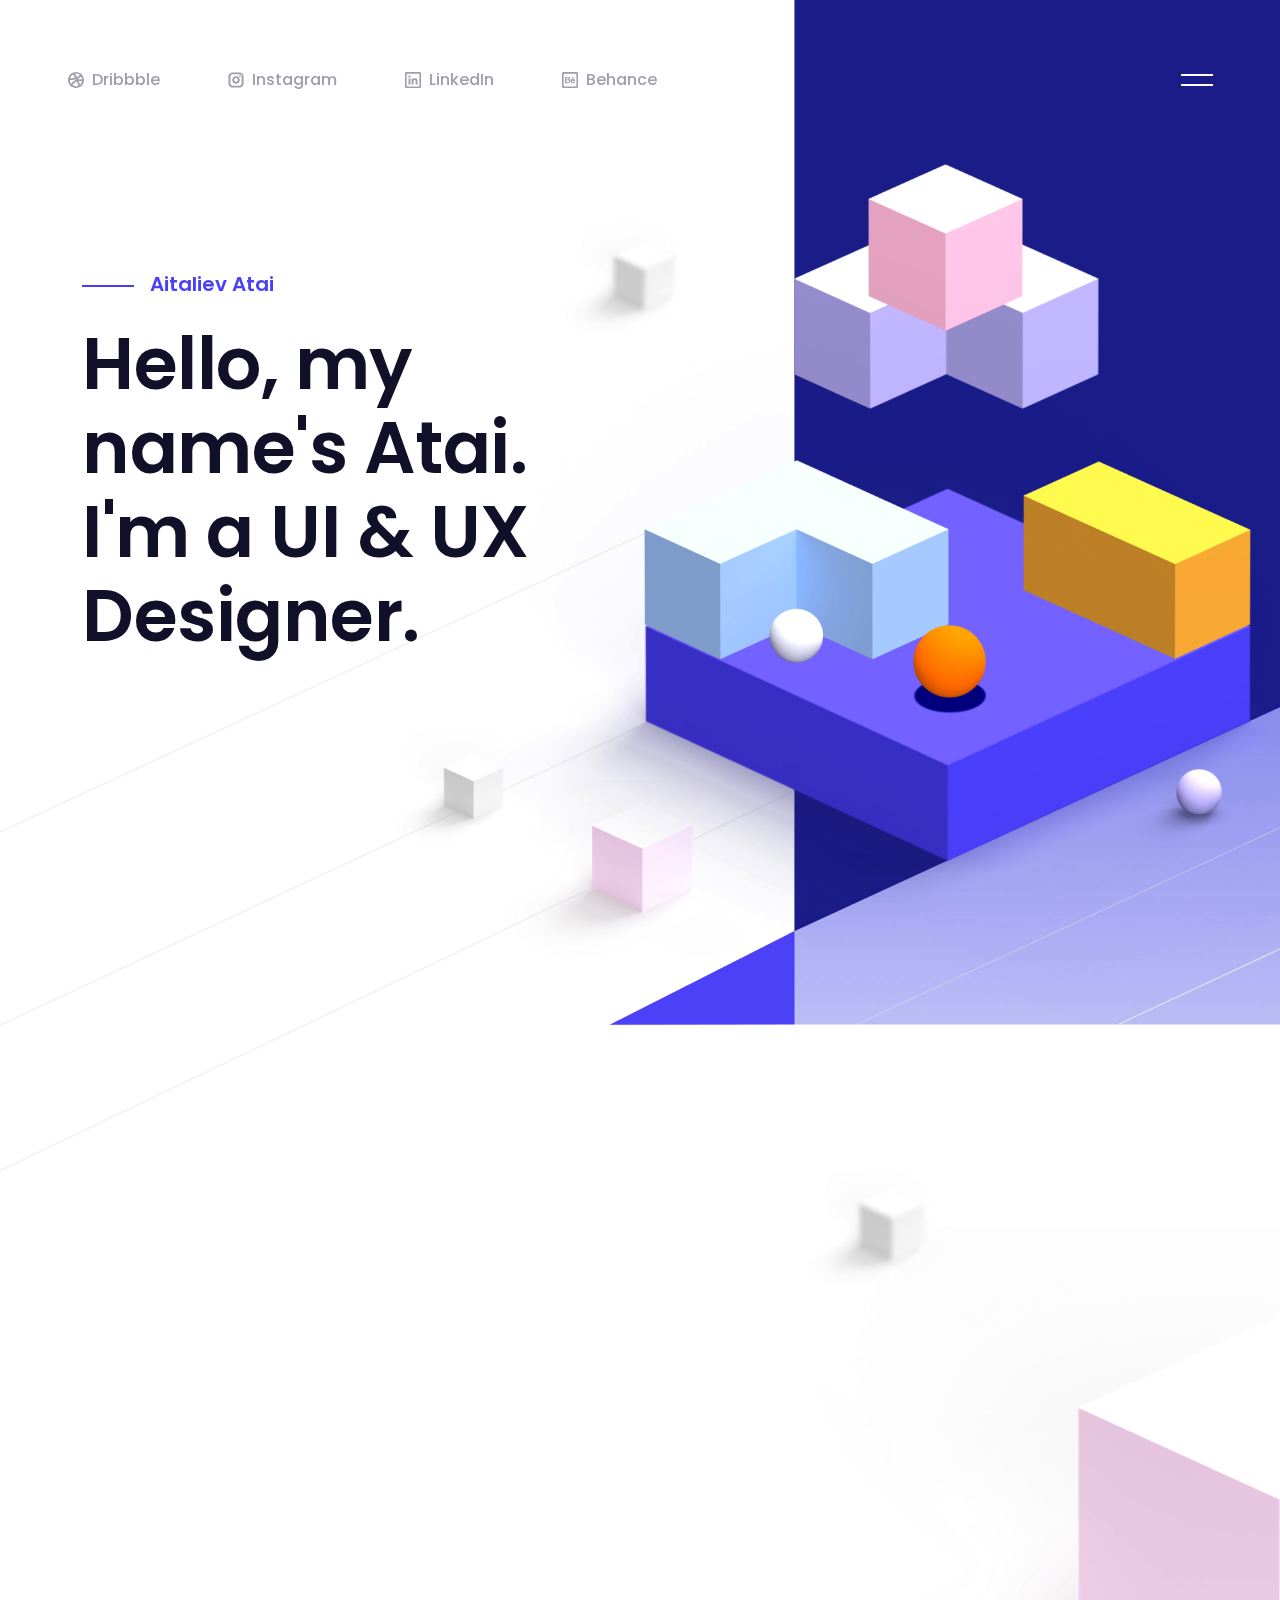
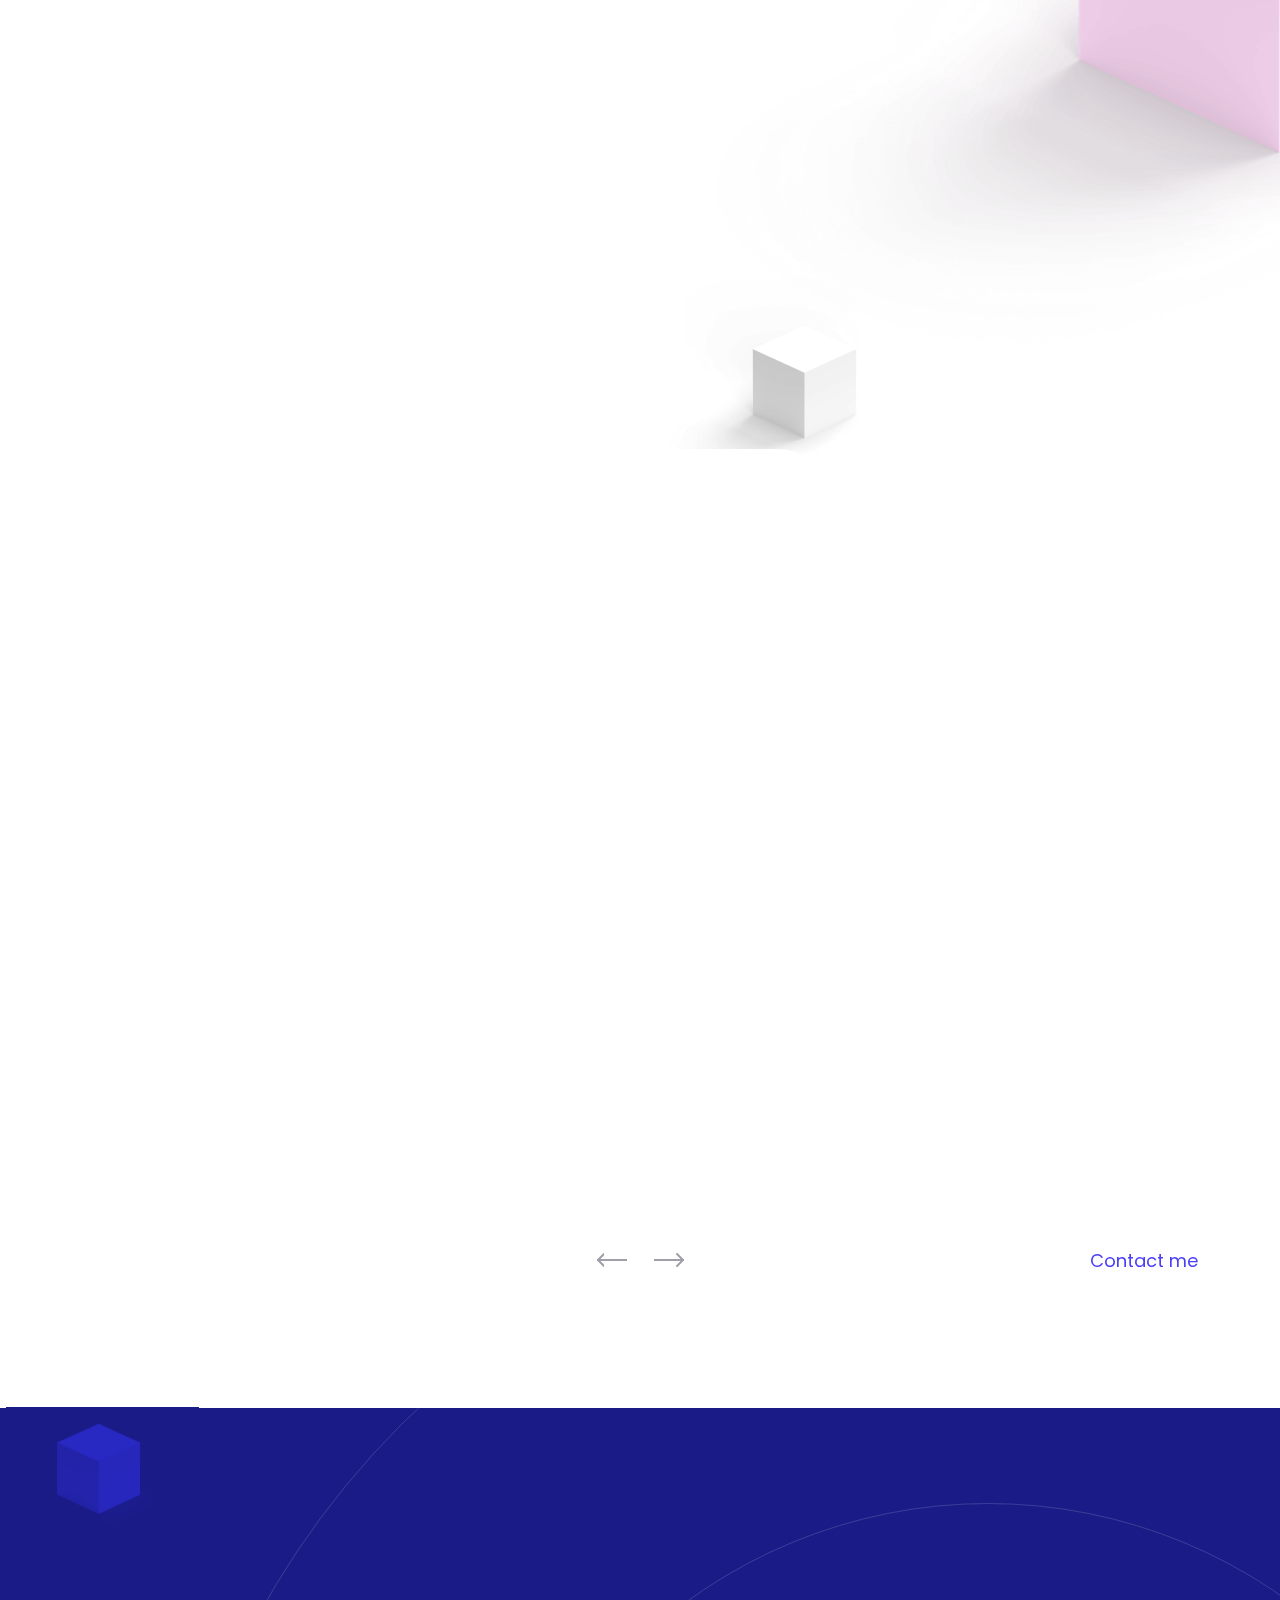
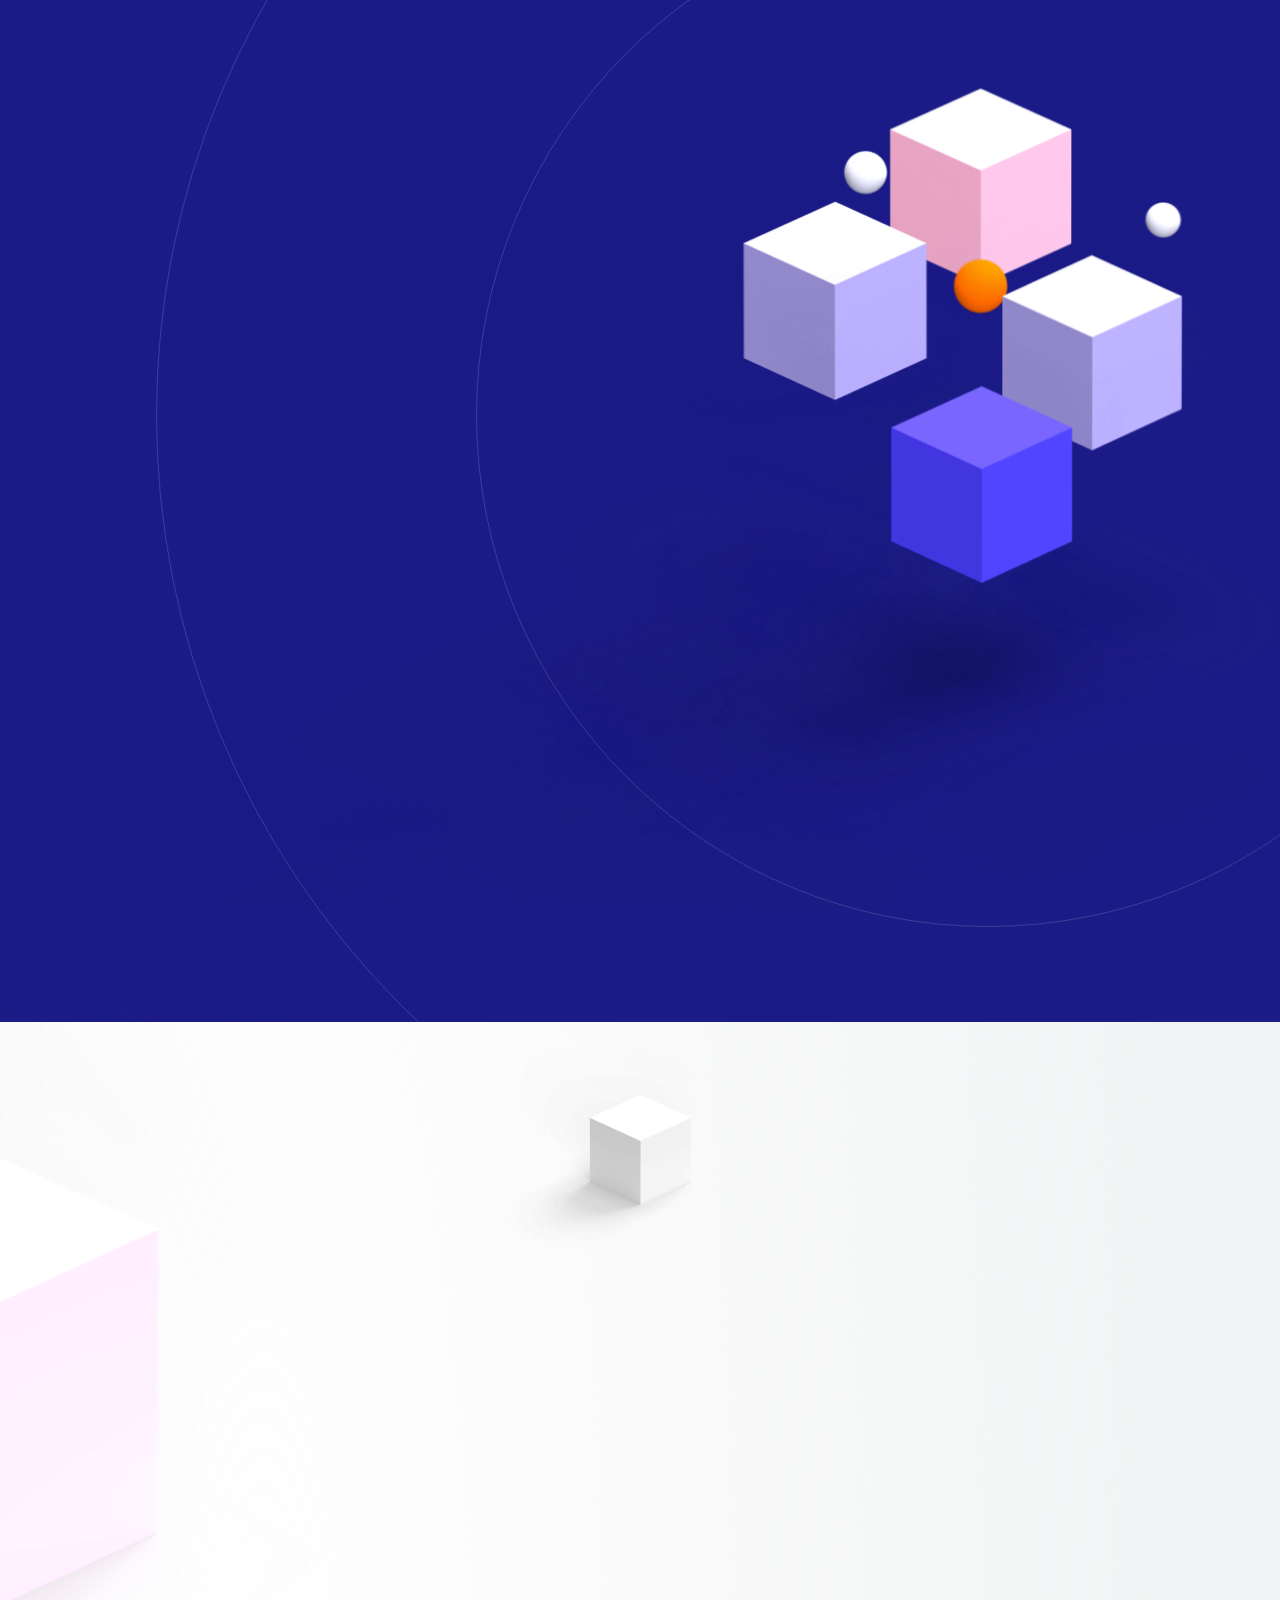
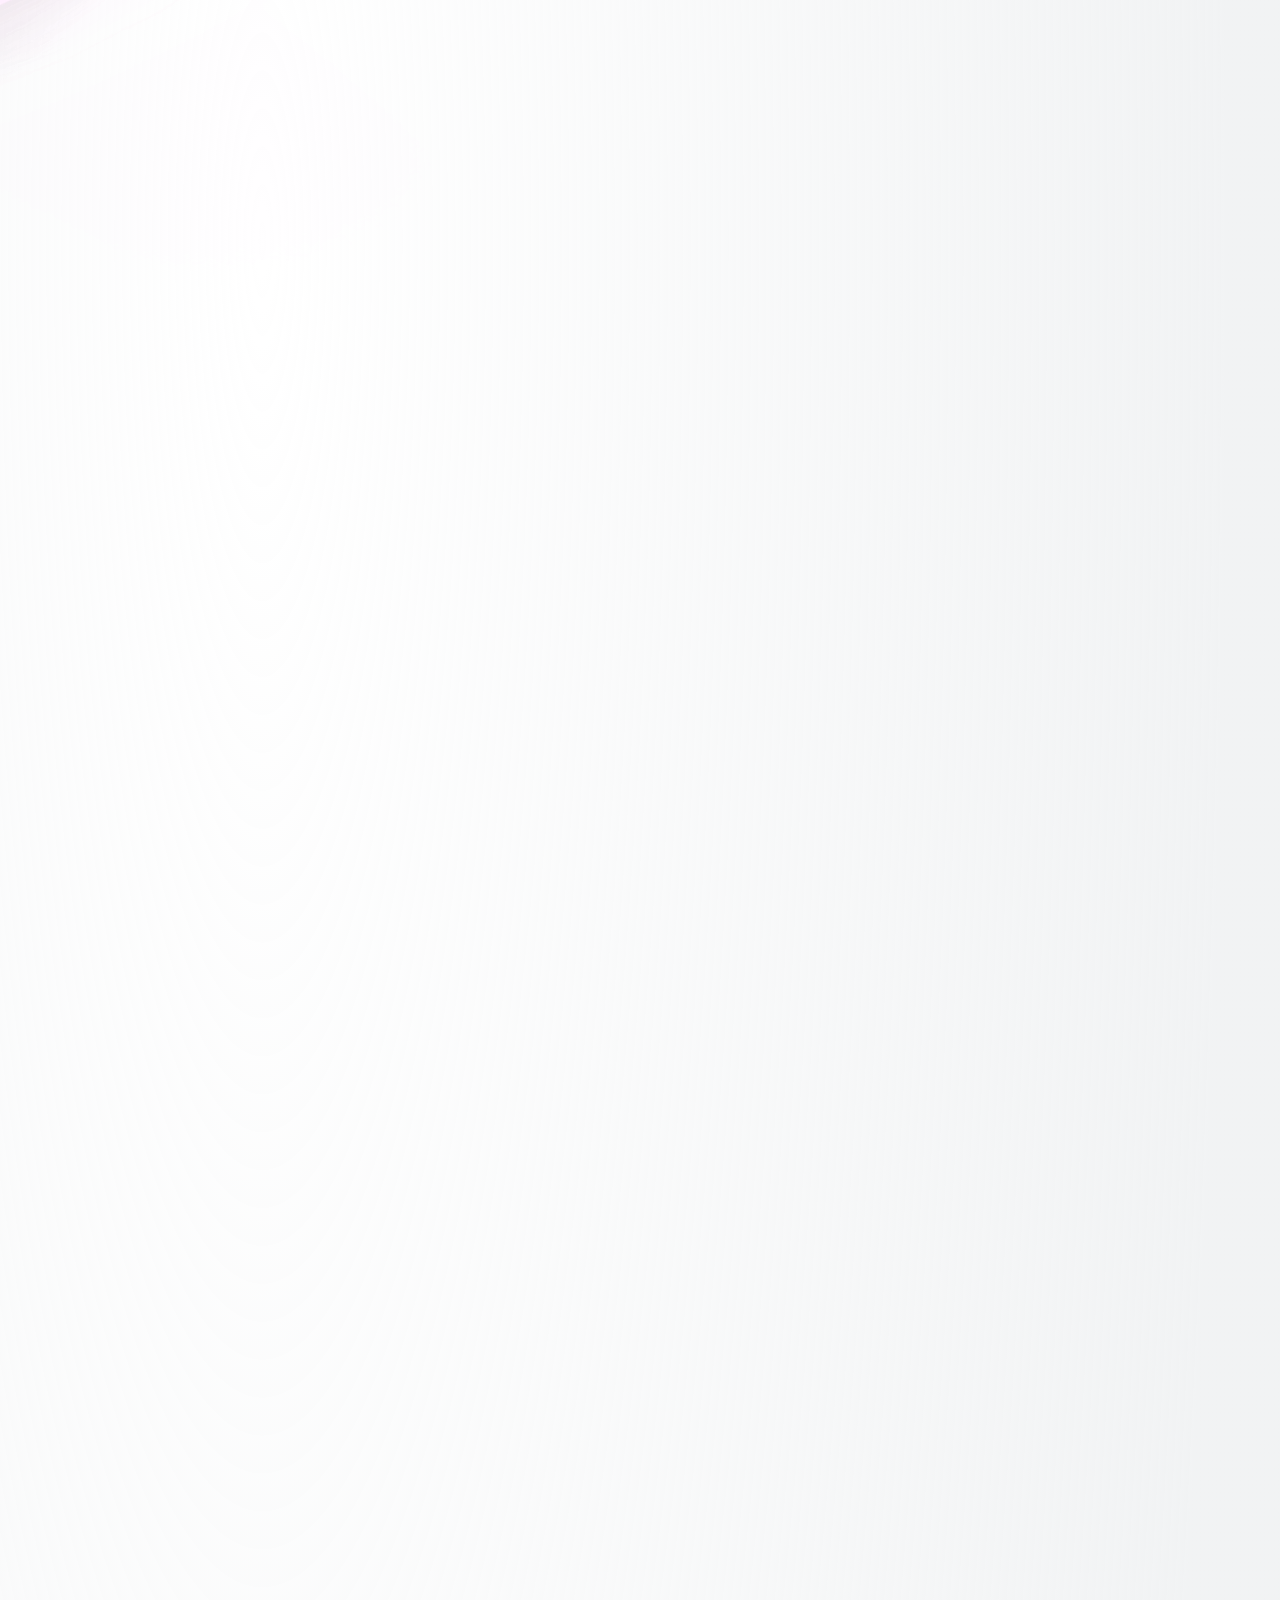
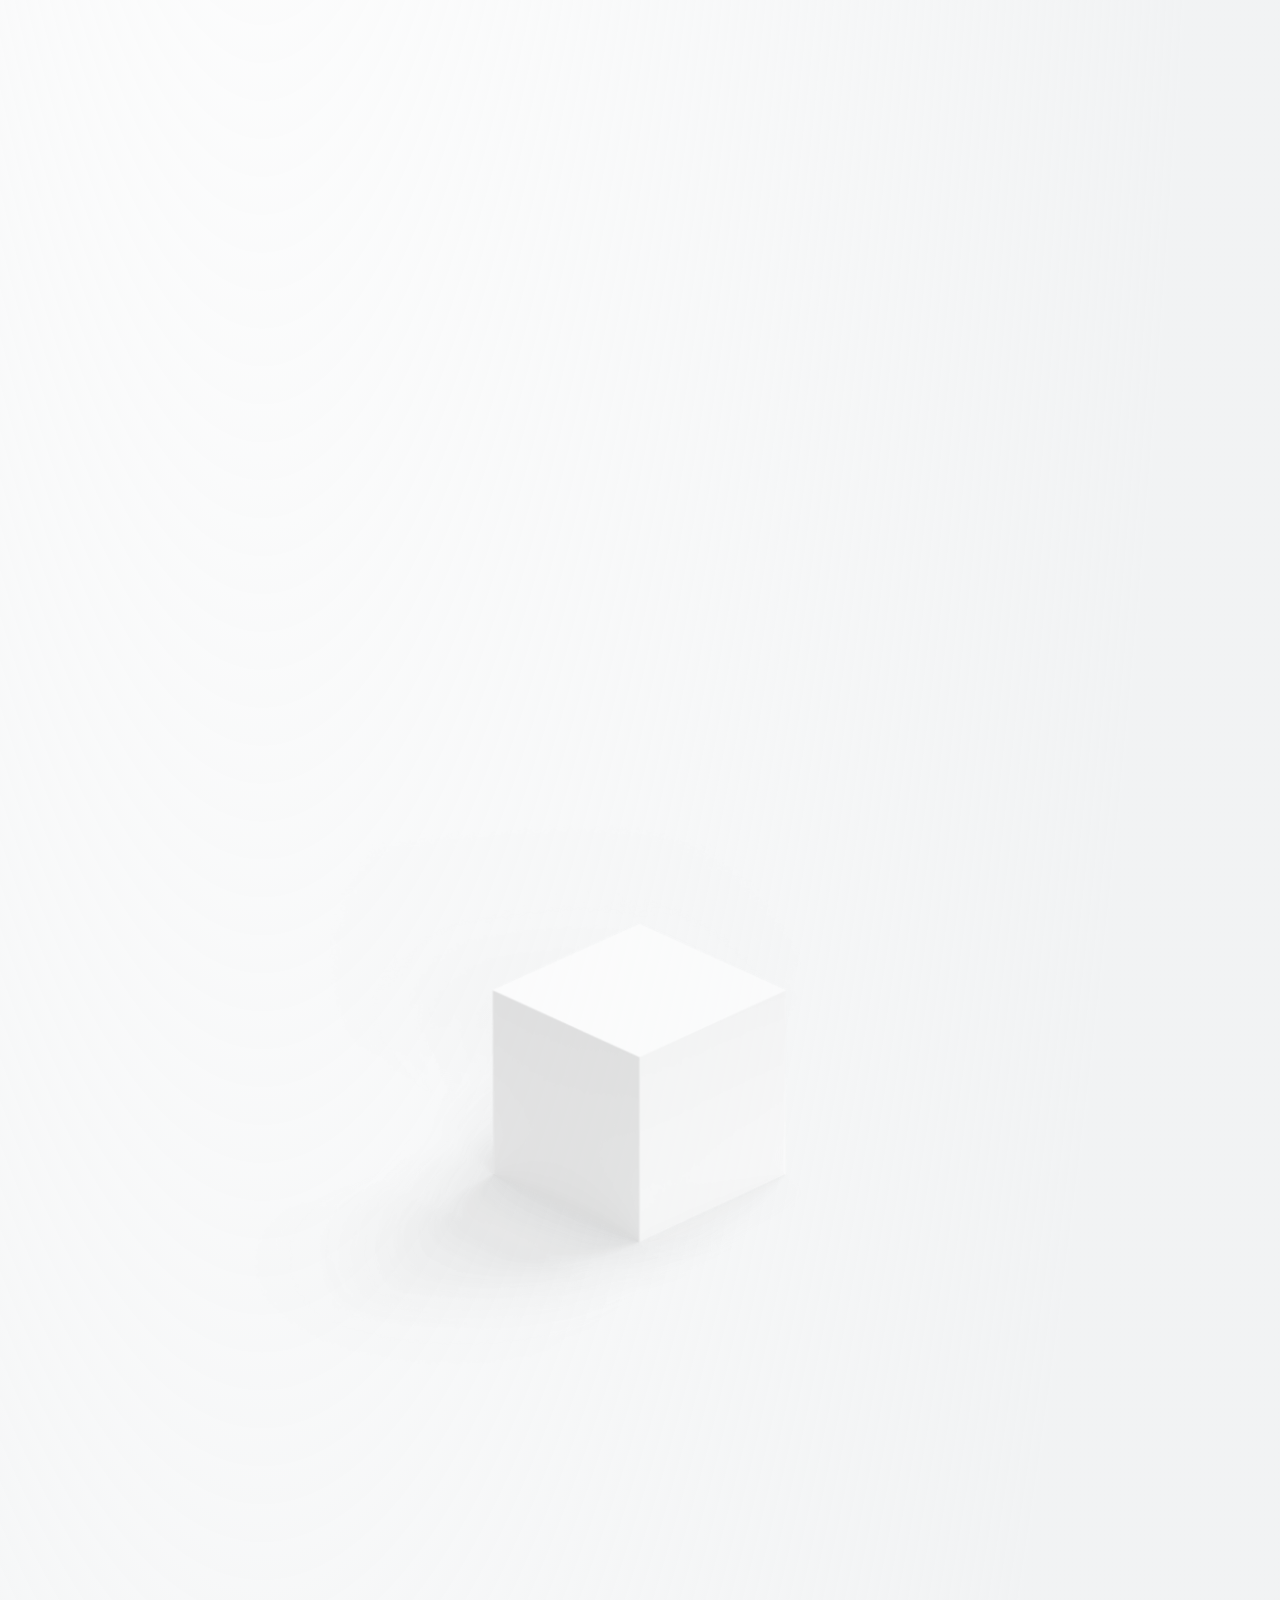
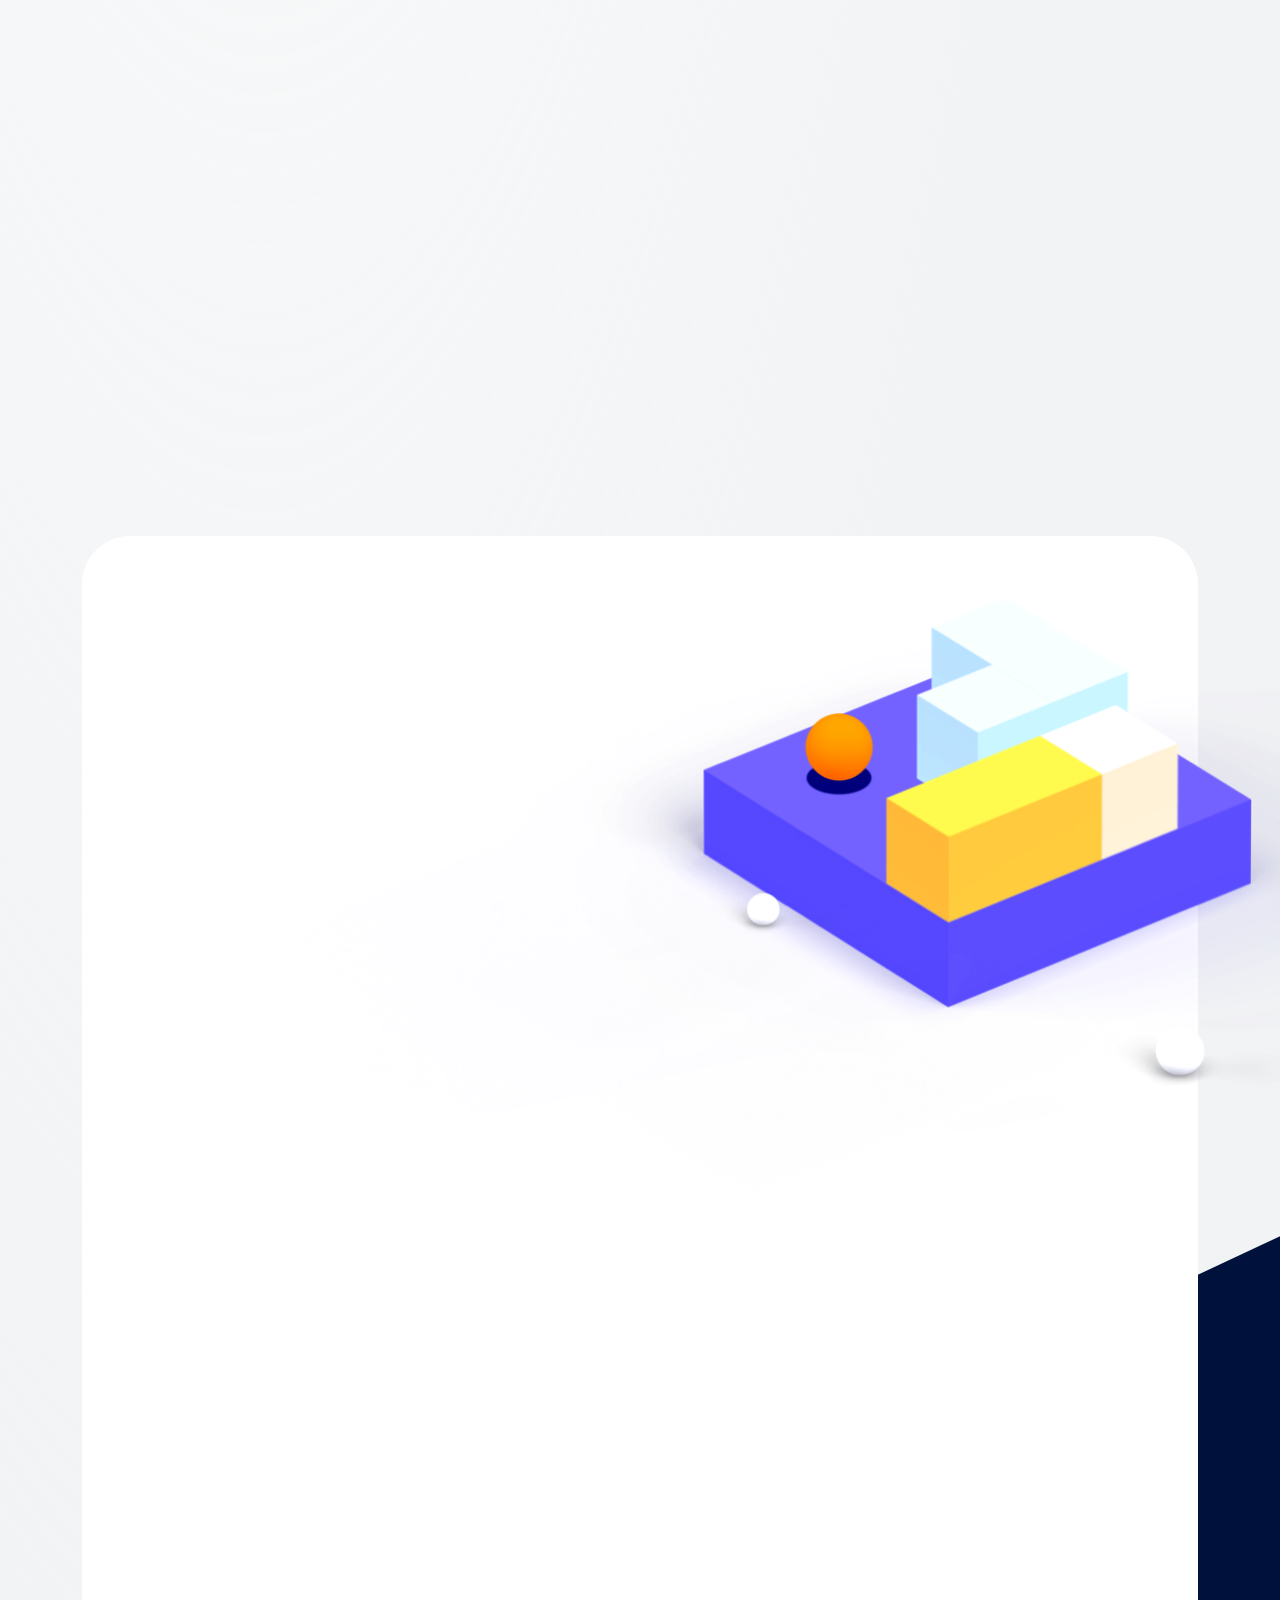
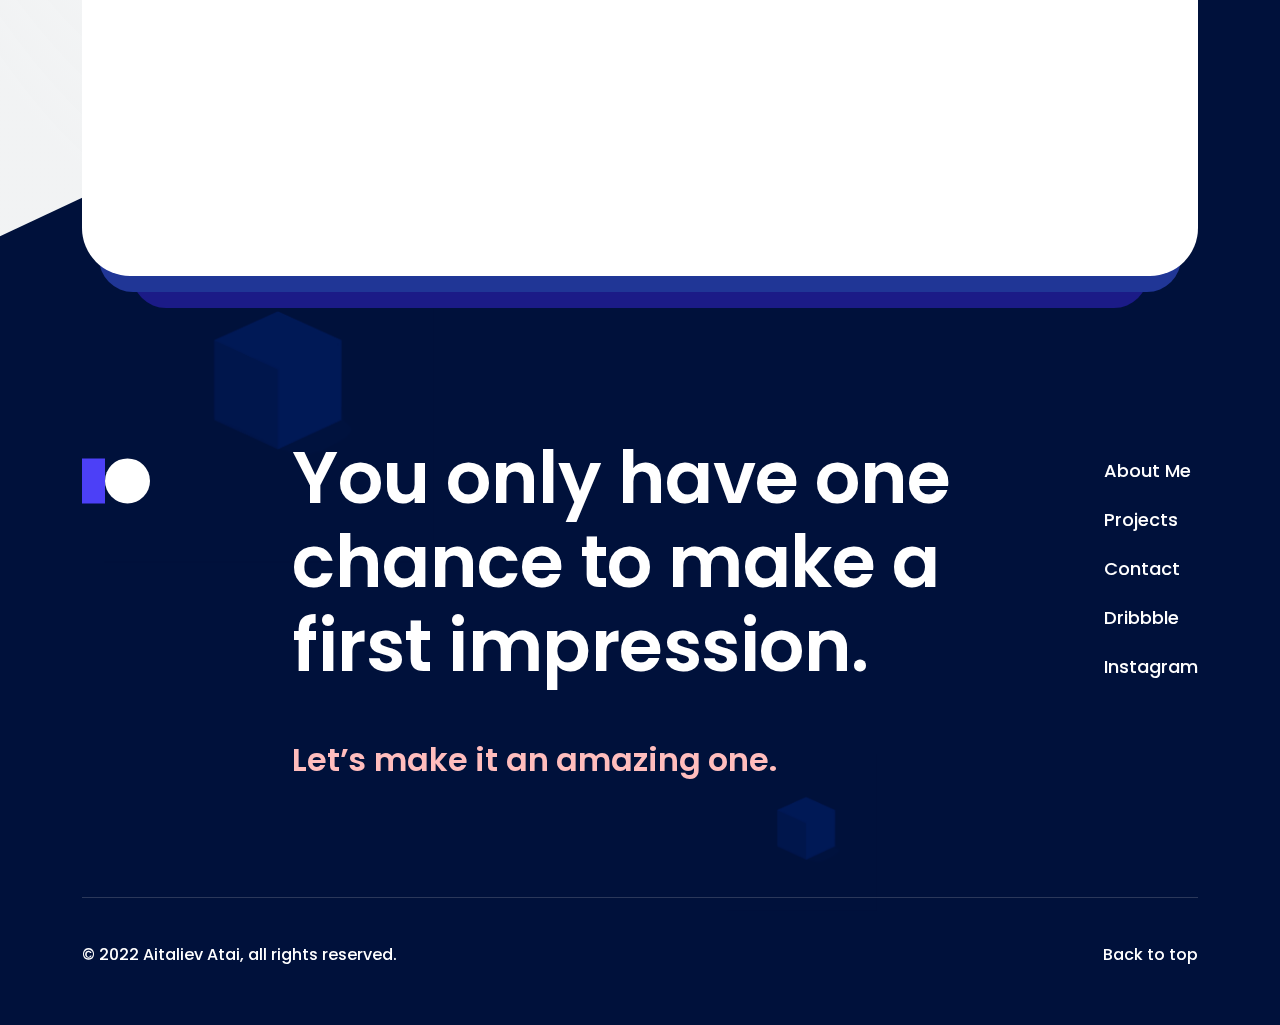
<file: index.html>
<!DOCTYPE html>
<html lang="en">
  <head>
    <meta charset="utf-8">
    <title>Aitaliev Atai</title>
    <meta http-equiv="X-UA-Compatible" content="IE=Edge">
    <meta name="viewport" content="width=device-width, initial-scale=1, maximum-scale=1.0, user-scalable=no">
    <meta name="format-detection" content="telephone=no">
    <link rel="apple-touch-icon" sizes="180x180" href="img/apple-touch-icon.png">
    <link rel="icon" type="image/png" sizes="32x32" href="img/favicon-32x32.png">
    <link rel="icon" type="image/png" sizes="16x16" href="img/favicon-16x16.png">
    <link rel="manifest" href="img/site.webmanifest">
    <link rel="mask-icon" href="img/safari-pinned-tab.svg" color="#5bbad5">
    <meta name="msapplication-TileColor" content="#da532c">
    <meta name="theme-color" content="#ffffff">
    <meta name="description" content="UX/UI Designer Aitaliev Atai">
    <meta name="twitter:card" content="summary">
    <meta name="twitter:site" content="@Aitaliev Atai">
    <meta name="twitter:title" content="Aitaliev Atai">
    <meta name="twitter:description" content="UX/UI Designer Aitaliev Atai">
    <meta name="twitter:creator" content="@Aitaliev Atai">
    <meta name="twitter:image" content="https://Company name-folio.herokuapp.com/img/twitter-card.jpg">
    <meta property="og:title" content="Aitaliev Atai">
    <meta property="og:type" content="Aitaliev Atai">
    <meta property="og:url" content="https://Company name.net/Company name/products/folio-designer">
    <meta property="og:image" content="https://Company name-folio.herokuapp.com/img/fb-og-image.jpg">
    <meta property="og:description" content="Aitaliev Atai">
    <meta property="og:site_name" content="Aitaliev Atai">
    <meta property="fb:admins" content="132951670226590">
    <link rel="stylesheet" media="all" href="css/app.css">
    <script>var viewportmeta = document.querySelector('meta[name="viewport"]');
if (viewportmeta) { 
  if (screen.width < 375) {
    var newScale = screen.width / 375;
    viewportmeta.content = 'width=375, minimum-scale=' + newScale + ', maximum-scale=1.0, user-scalable=no, initial-scale=' + newScale + '';
  } else {
    viewportmeta.content = 'width=device-width, maximum-scale=1.0, initial-scale=1.0';
  }
}</script>
  </head>
  <body>
    <div class="page">
      <div class="main">
        <div class="header js-header" id="header">
          <div class="header__center center">
            <div class="header__social header__social_main">
              <a class="header__link" href="https://dribbble.com/aitaliev">
                <img src="img/Dribbble.svg" class="social-icons" alt="Dribbble">Dribbble</a>
              <a class="header__link" href="https://instagram.com/aitaliev_atai/">
                <img src="img/instagram.svg" class="social-icons" alt="Instagram">Instagram</a>
                <a class="header__link" href="https://www.linkedin.com/in/aitaliev/">
                  <img src="img/linkedin.svg" class="social-icons" alt="Instagram">LinkedIn</a>
                <a class="header__link" href="https://www.behance.net/aitaliev">
                  <img src="img/behance.svg" class="social-icons" alt="Instagram">Behance</a>
                </div><button class="header__burger js-header-burger"></button>
          </div>
          <div class="header__wrapper js-header-wrapper">
            <div class="header__preview">
              <div class="header__img"><img class="header__pic" src="img/bg-header.png" alt="" /></div>
            </div>
            <div class="header__center center">
              <div class="header__contacts"><a class="header__line" href="atai@aitaliev.com">
                  <div class="header__icon"><svg class="icon icon-email">
                      <use xlink:href="img/sprite.svg#icon-email"></use>
                    </svg></div>
                  <div class="header__text">atai@aitaliev.com</div>
                </a>
                <div class="header__line">
                  <div class="header__icon"><svg class="icon icon-place">
                      <use xlink:href="img/sprite.svg#icon-place"></use>
                    </svg></div>
                  <div class="header__text">
                    <p>Bishkek</p>
                    <p>Kyrgyzstan</p>
                  </div>
                </div><a class="header__line" href="+996222412211">
                  <div class="header__icon"><svg class="icon icon-phone">
                      <use xlink:href="img/sprite.svg#icon-phone"></use>
                    </svg></div>
                  <div class="header__text">+996 222 41-22-11 </div>
                </a>
              </div>
              <nav class="header__nav"><a class="header__item" href="#"><span>About</span></a><a class="header__item" href="#"><span>Work</span></a><a class="header__item" href="#"><span>Services</span></a><a class="header__item" href="#"><span>Contact</span></a></nav>
              <div class="header__social header__social_inner"><a class="header__link" href="#"><svg class="icon icon-dribbble">
                    <use xlink:href="img/sprite.svg#icon-dribbble"></use>
                  </svg>Dribbble</a><a class="header__link" href="https://instagram.com/aitaliev_atai/"><svg class="icon icon-instagram">
                    <use xlink:href="img/sprite.svg#icon-instagram"></use>
                  </svg>Instagram</a></div>
            </div>
          </div>
        </div>
        <div class="main__bg"><img class="main__pic" src="img/bg-main.jpg" alt=""></div>
        <div class="main__center center">
          <div class="main__wrap">
            <div class="main__stage stage" data-aos="transform">Aitaliev Atai</div>
            <h1 class="main__title title h1"><span data-aos="transform" data-aos-delay="150">Hello, my</span><span data-aos="transform" data-aos-delay="300">name's Atai.</span><span data-aos="transform" data-aos-delay="450">I'm a UI & UX</span><span data-aos="transform" data-aos-delay="600">Designer.</span></h1><a class="scroll js-scroll" href="#details" data-aos="transform">
              <div class="scroll__icon"><img class="scroll__pic" src="img/scroll.svg" alt=""></div>
              <div class="scroll__text">Scroll down</div>
            </a>
          </div>
        </div>
        <div class="main__view" data-aos>
          <div class="main__preview"><img class="main__pic" src="img/main-pic-6.png" alt=""></div>
          <div class="main__preview"><img class="main__pic js-parallax" data-scale="2.5" data-orientation="up" src="img/main-pic-1.png" alt=""></div>
          <div class="main__preview"><img class="main__pic js-parallax" data-scale="1.5" data-orientation="up" src="img/main-pic-2.png" alt=""></div>
          <div class="main__preview"><img class="main__pic" src="img/main-pic-3.png" alt=""></div>
          <div class="main__preview"><img class="main__pic" src="img/main-pic-4.png" alt=""></div>
          <div class="main__preview"><img class="main__pic js-parallax" data-scale="4.5" data-orientation="up" src="img/main-pic-5.png" alt=""></div>
          <div class="main__preview"><img class="main__pic js-parallax" data-scale="1.5" data-orientation="down" src="img/main-pic-7.png" alt=""></div>
        </div>
        <div class="main__figures">
          <div class="main__figure" data-aos="animation-translate-y"><img class="main__pic js-parallax" data-scale="2.2" data-orientation="down" src="img/figure-1.png" alt=""></div>
          <div class="main__figure" data-aos="animation-translate-y" data-aos-delay="200"><img class="main__pic js-parallax" data-scale="2.2" data-orientation="up" src="img/figure-2.png" alt=""></div>
          <div class="main__figure" data-aos="animation-translate-y" data-aos-delay="400"><img class="main__pic" src="img/figure-3.png" alt=""></div>
        </div>
      </div>
      <div class="details" id="details">
        <div class="details__center center">
          <div class="details__head" data-aos="animation-scale-y">
            <div class="details__stage stage">What I Do</div>
            <h3 class="details__info h3">I enjoy creating delightful, <br>human-centered digital experiences.</h3>
          </div>
          <h2 class="details__title" data-aos="animation-scale-y">Think. Make. <br>Solve. </h2>
          <div class="details__btn" data-aos="animation-translate-y"><button class="btn btn_purple"><span class="btn__text">Contact Me</span><svg class="icon icon-arrow-right">
                <use xlink:href="/img/sprite.svg#icon-arrow-right"></use>
              </svg></button></div>
          <div class="details__container">
            <div class="details__slider owl-carousel js-slider-details">
              <div class="details__item">
                <div class="details__preview details__preview_cursor" data-aos="animation-scale">
                  <div class="details__img"><img class="details__pic" src="img/cursor.png" alt=""></div>
                </div>
                <h5 class="details__category h5" data-aos="animation-scale-y">User Interface</h5>
                <div class="details__text" data-aos="animation-scale-y">My aim is to make the difficult become simple, while creating UI that provide practicality & visual appeal</div>
                <div class="details__btn" data-aos="animation-scale-y"><button class="btn btn_dark">Find out more </button></div>
              </div>
              <div class="details__item">
                <div class="details__preview details__preview_hand" data-aos="animation-scale" data-aos-delay="150">
                  <div class="details__img"><img class="details__pic" src="img/hand.png" alt=""></div>
                </div>
                <h5 class="details__category h5" data-aos="animation-scale-y" data-aos-delay="150">User Experience</h5>
                <div class="details__text" data-aos="animation-scale-y" data-aos-delay="150">We can simplify the development process, this results in a reduction of time, cost, and excessive do-overs.</div>
                <div class="details__btn" data-aos="animation-scale-y" data-aos-delay="150"><button class="btn btn_dark">Find out more </button></div>
              </div>
              <div class="details__item">
                <div class="details__preview details__preview_color" data-aos="animation-scale" data-aos-delay="300">
                  <div class="details__img"><img class="details__pic" src="img/color-picker.png" alt=""></div>
                </div>
                <h5 class="details__category h5" data-aos="animation-scale-y" data-aos-delay="300">UI Design Kit</h5>
                <div class="details__text" data-aos="animation-scale-y" data-aos-delay="300">My goal is to increase the utility and impact of large-scale products and design systems through the atomic design principles</div>
                <div class="details__btn" data-aos="animation-scale-y" data-aos-delay="300"><button class="btn btn_dark">Find out more </button></div>
              </div>
              <div class="details__item">
                <div class="details__preview details__preview_cursor">
                  <div class="details__img"><img class="details__pic" src="img/cursor.png" alt=""></div>
                </div>
                <h5 class="details__category h5">User Interface</h5>
                <div class="details__text">We have got quite a few already made templates for better project management that you can use now.</div><button class="details__btn btn btn_dark">Find out more </button>
              </div>
              <div class="details__item">
                <div class="details__preview details__preview_hand">
                  <div class="details__img"><img class="details__pic" src="img/hand.png" alt=""></div>
                </div>
                <h5 class="details__category h5">User Experience</h5>
                <div class="details__text">We have got quite a few already made templates for better project management that you can use now.</div><button class="details__btn btn btn_dark">Find out more</button>
              </div>
              <div class="details__item">
                <div class="details__preview details__preview_color">
                  <div class="details__img"><img class="details__pic" src="img/color-picker.png" alt=""></div>
                </div>
                <h5 class="details__category h5">UI Design Kit</h5>
                <div class="details__text">We have got quite a few already made templates for better project management that you can use now.</div><button class="details__btn btn btn_dark">Find out more</button>
              </div>
            </div>
          </div>
        </div>
        <div class="details__figures">
          <div class="details__figure"><img class="details__pic js-parallax" data-scale="2" data-orientation="down" src="img/figure-1.png" alt=""></div>
          <div class="details__figure"><img class="details__pic js-parallax" data-scale="2" data-orientation="up" src="img/figure-2.png" alt=""></div>
          <div class="details__figure"><img class="details__pic js-parallax" data-scale="1.2" data-orientation="up" src="img/figure-3.png" alt=""></div>
        </div><a class="details__contact" href="#">Contact me</a>
      </div>
      <div class="work">
        <div class="work__circles"></div>
        <div class="work__center center">
          <div class="work__wrap">
            <div class="work__stage stage stage_pink" data-aos="animation-scale-y">Who I Work With</div>
            <h2 class="work__title title h1" data-aos="animation-scale-y" data-aos-delay="150">I work with tech startups in finance, education and blockchain industries.</h2>
            <div class="work__text" data-aos="animation-scale-y" data-aos-delay="300">I research and create breakthrough - delightful ideas, leading visual designers.</div><a class="scroll js-scroll" data-aos="animation-scale-y" href="#cases">
              <div class="scroll__icon"><img class="scroll__pic" src="img/scroll.svg" alt=""></div>
              <div class="scroll__text">Scroll down</div>
            </a>
          </div>
        </div>
        <div class="work__preview"><img class="work__pic js-parallax" data-scale="2" data-orientation="down" src="img/work-cube.png" alt=""></div>
        <div class="work__figures" data-aos>
          <div class="work__figure"><img class="work__pic js-parallax" data-scale="1.3" data-orientation="up" src="img/work-cube-1.png" alt=""></div>
          <div class="work__figure"><img class="work__pic js-parallax" data-scale="1.5" data-orientation="up left" src="img/work-cube-2.png" alt=""></div>
          <div class="work__figure"><img class="work__pic js-parallax" data-scale="1.3" data-orientation="up right" src="img/work-cube-3.png" alt=""></div>
          <div class="work__figure"><img class="work__pic" src="img/work-cube-4.png" alt=""></div>
          <div class="work__figure"><img class="work__pic js-parallax" data-scale="1.1" data-orientation="left" src="img/work-cube-5.png" alt=""></div>
          <div class="work__figure"><img class="work__pic js-parallax" data-scale="1.2" data-orientation="right" src="img/work-cube-6.png" alt=""></div>
          <div class="work__figure"><img class="work__pic js-parallax" data-scale="1.2" data-orientation="down" src="img/work-cube-7.png" alt=""></div>
        </div>
      </div>
      <div class="wrapper wrapper_gradient">
        <div class="cases cases_main" id="cases">
          <div class="cases__center center">
            <div class="cases__stage stage" data-aos="animation-scale-y">Portfolio</div>
            <h2 class="cases__title h1" data-aos="animation-scale-y" data-aos-delay="150">Look at My <br>Products.</h2>
            <!-- <div class="cases__nav" data-aos="animation-scale-y" data-aos-delay="300"><a class="cases__link active" href="#">Mobile</a><a class="cases__link" href="#">Websites</a></div>  -->
            <div class="cases__list js-owl" data-items-mobile-portrait="1" data-items-mobile-album="1" data-autoheight>

              <a class="cases__item" data-aos="animation-translate-y" data-aos-delay="" href="https://aitaliev.com/case-1">
                <div class="cases__preview"><img class="cases__pic" src="img/preview-chainraise.png" alt="">
                  <div class="cases__box">Case<br>Study</div>
                </div>
                <div class="cases__body">
                  <h4 class="cases__info h4">Chainraise</h4>
                  <div class="cases__text">ChainRaise is a digital asset platform, that raises money for real estate opportunities and businesses.</div>
                </div>
              </a>


            <a class="cases__item" data-aos="animation-translate-y" data-aos-delay="" href="http://statstak.io">
                <div class="cases__preview"><img class="cases__pic" src="img/Statstak-preview.png" alt="">
                  <div class="cases__box">Case<br>Study</div>
                </div>
                <div class="cases__body">
                  <h4 class="cases__info h4">StatStak</h4>
                  <div class="cases__text">StatStak is the epicenter of athletic data. We have radically redesigned athletic data dissemination.</div>
                </div>
              </a>

              <a class="cases__item" href="#" data-aos="animation-translate-y" data-aos-delay="200">
                  <div class="cases__preview"><img class="cases__pic" src="img/preview-wazoo.png" alt="">
                    <div class="cases__box">Case <br>Study</div>
                  </div>
                  <div class="cases__body">
                    <h4 class="cases__info h4">Wazoo</h4>
                    <div class="cases__text">Wazoo app is to connect drivers with clean and accessible restrooms throughout their workday.</div>
                  </div>
                </a>

                <a class="cases__item" href="https://aitaliev.com/case-2" data-aos="animation-translate-y" data-aos-delay="">
                  <div class="cases__preview"><img class="cases__pic" src="img/preview-techsbook.png" alt="">
                    <div class="cases__box">Case <br>Study</div>
                  </div>
                  <div class="cases__body">
                    <h4 class="cases__info h4">Techsbook</h4>
                    <div class="cases__text">Market Telematics installation platform <br> to book technicians.</div>
                  </div>
                </a>

              <a class="cases__item" data-aos="animation-translate-y" data-aos-delay="200" href="http://giftpay.me">
                <div class="cases__preview"><img class="cases__pic" src="img/Giftpay-preview.png" alt="">
                  <div class="cases__box">Case<br>Study</div>
                </div>
                <div class="cases__body">
                  <h4 class="cases__info h4">Giftpay</h4>
                  <div class="cases__text">Worlds first alternative decentralized online payment system that works with gift cards & cryptocurrency.</div>
                </div>
              </a><a class="cases__item" data-aos="animation-translate-y" data-aos-delay="" href="http://cardbazaar.com">
                <div class="cases__preview"><img class="cases__pic" src="img/Cardbazaar-preview.png" alt="">
                  <div class="cases__box">Case<br>Study</div>
                </div>
                <div class="cases__body">
                  <h4 class="cases__info h4">Cardbazaar</h4>
                  <div class="cases__text">CardBazaar is an online second hand gift card marketplace where you can sell unwanted gift cards for cash or buy discounted gift cards.</div>
                </div>
              </a>
              <a class="cases__item" data-aos="animation-translate-y" data-aos-delay="200" href="https://www.deliverlogic.com">
                <div class="cases__preview"><img class="cases__pic" src="img/delivery-preview.png" alt="">
                  <div class="cases__box">Case<br>Study</div>
                </div>
                <div class="cases__body">
                  <h4 class="cases__info h4">Driver Logic</h4>
                  <div class="cases__text">quip your drivers with an fully-integrated app which allows them to accept and manage orders</div>
                </div>
              </a>
              </div>
          </div>
          <div class="cases__figures">
            <div class="cases__figure"><img class="cases__pic js-parallax" data-scale="2" data-orientation="down" src="img/figure-2.png" alt=""></div>
            <div class="cases__figure"><img class="cases__pic js-parallax" data-scale="1.8" data-orientation="down" src="img/figure-3.png" alt=""></div>
          </div>
        </div>
        <div class="review">
          <div class="review__center center">
            <div class="review__stage stage" data-aos="animation-scale-y">What People Say</div>
            <h2 class="review__title title h1" data-aos="animation-scale-y" data-aos-delay="200">Trusted by <br>Clients.</h2>
            <div class="review__container" data-aos="animation-translate-y" data-aos-delay="400">
              <div class="review__slider owl-carousel js-slider-review">
                <div class="review__item">
                  <div class="review__text">“ The project is a clean and creative landing page that matches with any freelancer or designer, you can easily to build the page in Sketch or Figma.”</div>
                  <div class="review__author">
                    <div class="review__ava"><img class="review__pic" src="img/ava-1.jpg" alt=""></div>
                    <div class="review__details">
                      <div class="review__man h5">Dash</div>
                      <div class="review__company">Company name</div>
                    </div>
                  </div>
                </div>
                <div class="review__item">
                  <div class="review__text">“ The project is a clean and creative landing page that matches with any freelancer or designer, you can easily to build the page in Sketch or Figma.”</div>
                  <div class="review__author">
                    <div class="review__ava"><img class="review__pic" src="img/ava-1.jpg" alt=""></div>
                    <div class="review__details">
                      <div class="review__man h5">Dash</div>
                      <div class="review__company">Company name</div>
                    </div>
                  </div>
                </div>
                <div class="review__item">
                  <div class="review__text">“ The project is a clean and creative landing page that matches with any freelancer or designer, you can easily to build the page in Sketch or Figma.”</div>
                  <div class="review__author">
                    <div class="review__ava"><img class="review__pic" src="img/ava-1.jpg" alt=""></div>
                    <div class="review__details">
                      <div class="review__man h5">Dash</div>
                      <div class="review__company">Company name</div>
                    </div>
                  </div>
                </div>
                <div class="review__item">
                  <div class="review__text">“ The project is a clean and creative landing page that matches with any freelancer or designer, you can easily to build the page in Sketch or Figma.”</div>
                  <div class="review__author">
                    <div class="review__ava"><img class="review__pic" src="img/ava-1.jpg" alt=""></div>
                    <div class="review__details">
                      <div class="review__man h5">Dash</div>
                      <div class="review__company">Company name</div>
                    </div>
                  </div>
                </div>
              </div>
            </div>
          </div>
          <div class="review__bg">
            <div class="review__preview"><img class="review__pic js-parallax" data-scale="1.5" data-orientation="down" src="img/review-cube.png" alt=""></div>
            <div class="review__preview"><img class="review__pic" src="img/review-cube.png" alt=""></div>
          </div>
        </div>
        <div class="wrapper wrapper_dark">
          <div class="contacts">
            <div class="contacts__center center">
              <div class="contacts__container">
                <div class="contacts__wrap">
                  <div class="contacts__stage stage" data-aos="animation-scale-y">Say hello 👋</div>
                  <h2 class="contacts__title h1" data-aos="animation-scale-y" data-aos-delay="200">Let’s Work <br>Together.</h2>
                  <div class="contacts__info" data-aos="animation-scale-y" data-aos-delay="400">I’d love to meet up with you to discuss your venture, and potential collaborations.</div>
                </div>
                <div class="contacts__row">
                  <div class="contacts__details" data-aos="animation-translate-y"><a class="contacts__line" href="atai@aitaliev.com">
                      <div class="contacts__icon"><svg class="icon icon-email">
                          <use xlink:href="img/sprite.svg#icon-email"></use>
                        </svg></div>
                      <div class="contacts__text">atai@aitaliev.com</div>
                    </a>
                    <div class="contacts__line">
                      <div class="contacts__icon"><svg class="icon icon-place">
                          <use xlink:href="img/sprite.svg#icon-place"></use>
                        </svg></div>
                      <div class="contacts__text">
                        <p>Bishkek,</p>
                        <p>Kyrgyzstan.</p>
                      </div>
                    </div><a class="contacts__line" href="+996222412211">
                      <div class="contacts__icon"><svg class="icon icon-phone">
                          <use xlink:href="img/sprite.svg#icon-phone"></use>
                        </svg></div>
                      <div class="contacts__text">+996 222 41-22-11</div>
                    </a>
                  </div>
                  <form class="contacts__form" data-netlify="true" data-aos="animation-translate-y" data-aos-delay="200">
                    <div class="contacts__field field">
                      <div class="field__wrap"><input class="field__input" type="text" name="name" placeholder="Name" />
                        <div class="field__icon"><svg class="icon icon-profile">
                            <use xlink:href="img/sprite.svg#icon-profile"></use>
                          </svg></div>
                      </div>
                    </div>
                    <div class="contacts__field field">
                      <div class="field__wrap"><input class="field__input" type="email" name="email" placeholder="Email" />
                        <div class="field__icon"><svg class="icon icon-send">
                            <use xlink:href="img/sprite.svg#icon-send"></use>
                          </svg></div>
                      </div>
                    </div>
                    <div class="contacts__field field">
                      <div class="field__wrap"><select class="field__select" name="question">
                          <option>How did you find me?</option>
                          <option>Dribbble</option>
                          <option>Behance</option>
                          <option>LinkedIn</option>
                          <option>By suggestion</option>
                          <option>Other</option>
                        </select>
                        <div class="field__icon"><svg class="icon icon-arrows">
                            <use xlink:href="img/sprite.svg#icon-arrows"></use>
                          </svg></div>
                      </div>
                    </div>
                    <div class="contacts__field field field_textarea">
                      <div class="field__wrap"><textarea class="field__textarea" name="message" placeholder="Message"></textarea>
                        <div class="field__icon"><svg class="icon icon-message">
                            <use xlink:href="img/sprite.svg#icon-message"></use>
                          </svg></div>
                      </div>
                    </div>
                    <div class="contacts__btn"><button class="btn btn_purple"><span class="btn__text">Let’s Talk</span><svg class="icon icon-arrow-right">
                          <use xlink:href="img/sprite.svg#icon-arrow-right"></use>
                        </svg></button></div>
                  </form>
                </div>
                <div class="contacts__category h5">Let’s connect</div>

                <div class="figures">
                  <div class="figures__preview"><img class="figures__pic" src="img/figures-1.png" alt="" /></div>
                  <div class="figures__preview"><img class="figures__pic js-parallax" data-scale="1.6" data-orientation="up" src="img/figures-2.png" alt="" /></div>
                  <div class="figures__preview"><img class="figures__pic js-parallax" data-scale="1.3" data-orientation="up" src="img/figures-3.png" alt="" /></div>
                  <div class="figures__preview"><img class="figures__pic" src="img/figures-4.png" alt="" /></div>
                  <div class="figures__preview"><img class="figures__pic js-parallax" data-scale="2.3" data-orientation="down" src="img/figures-5.png" alt="" /></div>
                  <div class="figures__preview"><img class="figures__pic js-parallax" data-scale="2" data-orientation="up" src="img/figures-6.png" alt="" /></div>
                </div>
              </div>
            </div>
          </div>
          <div class="footer">
            <div class="footer__center center">
              <div class="footer__body"><a class="footer__logo" href="index.html"><img class="footer__pic" src="img/logo-empty.svg" alt="" /></a>
                <div class="footer__wrap">
                  <div class="footer__title h1">You only have one chance to make a first impression.</div>
                  <div class="footer__info h4">Let’s make it an amazing one.</div>
                </div>
                <div class="footer__menu"><a class="footer__link" href="#">About Me</a><a class="footer__link" href="#">Projects</a><a class="footer__link" href="#">Contact</a><a class="footer__link" href="#">Dribbble</a><a class="footer__link" href="#">Instagram</a></div>
              </div>
              <div class="footer__bottom">
                <div class="footer__copyright">© 2022 Aitaliev Atai, all rights reserved.</div><a class="footer__scroll js-scroll" href="#header">Back to top</a>
              </div>
            </div>
            <div class="footer__bg">
              <div class="footer__preview"><img class="footer__pic js-parallax" data-scale="1.5" data-orientation="down" src="img/footer-cube-1.png" alt="" /></div>
              <div class="footer__preview"><img class="footer__pic js-parallax" data-scale="1.8" data-orientation="up" src="img/footer-cube-1.png" alt="" /></div>
            </div>
          </div>
        </div>
      </div>
      <div class="cursor"></div>
    </div>
    <script src="js/app.js"></script>
    <script src="js/common.js"></script>
  </body>
</html>
</file>
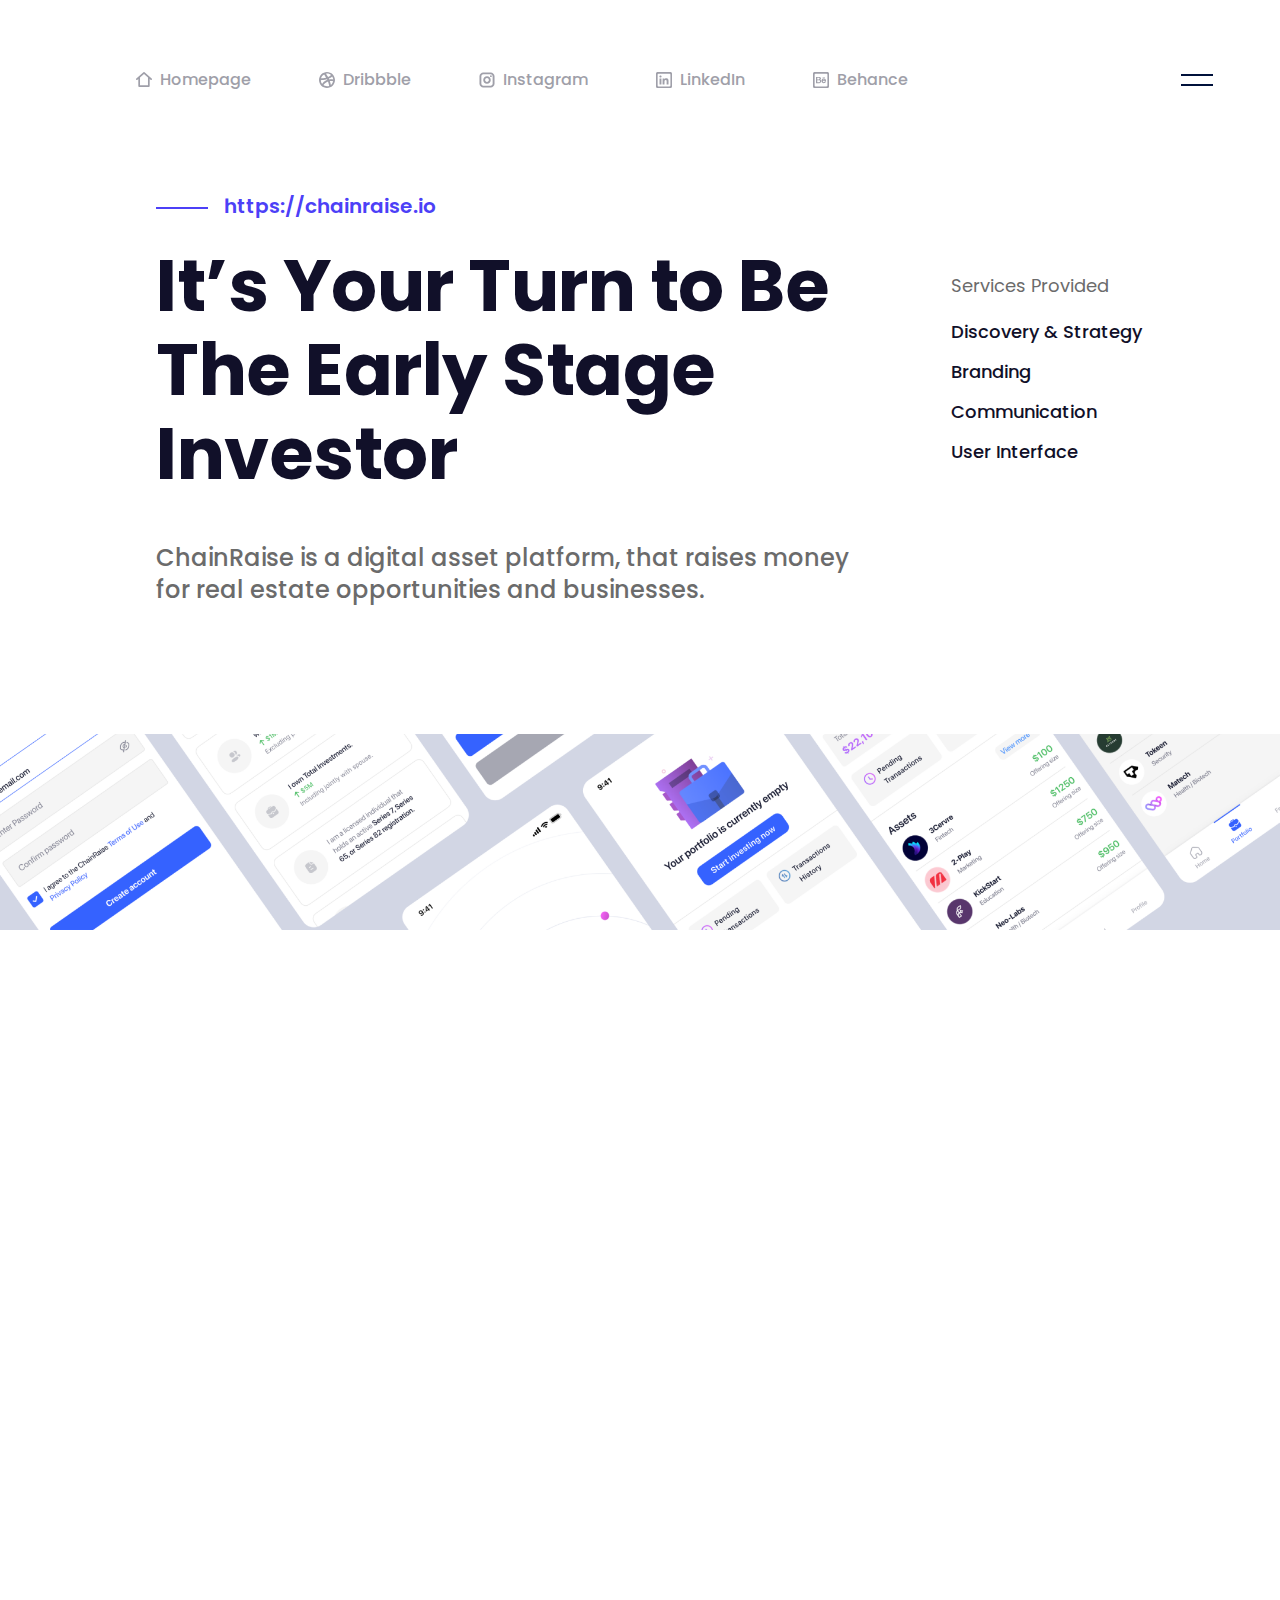
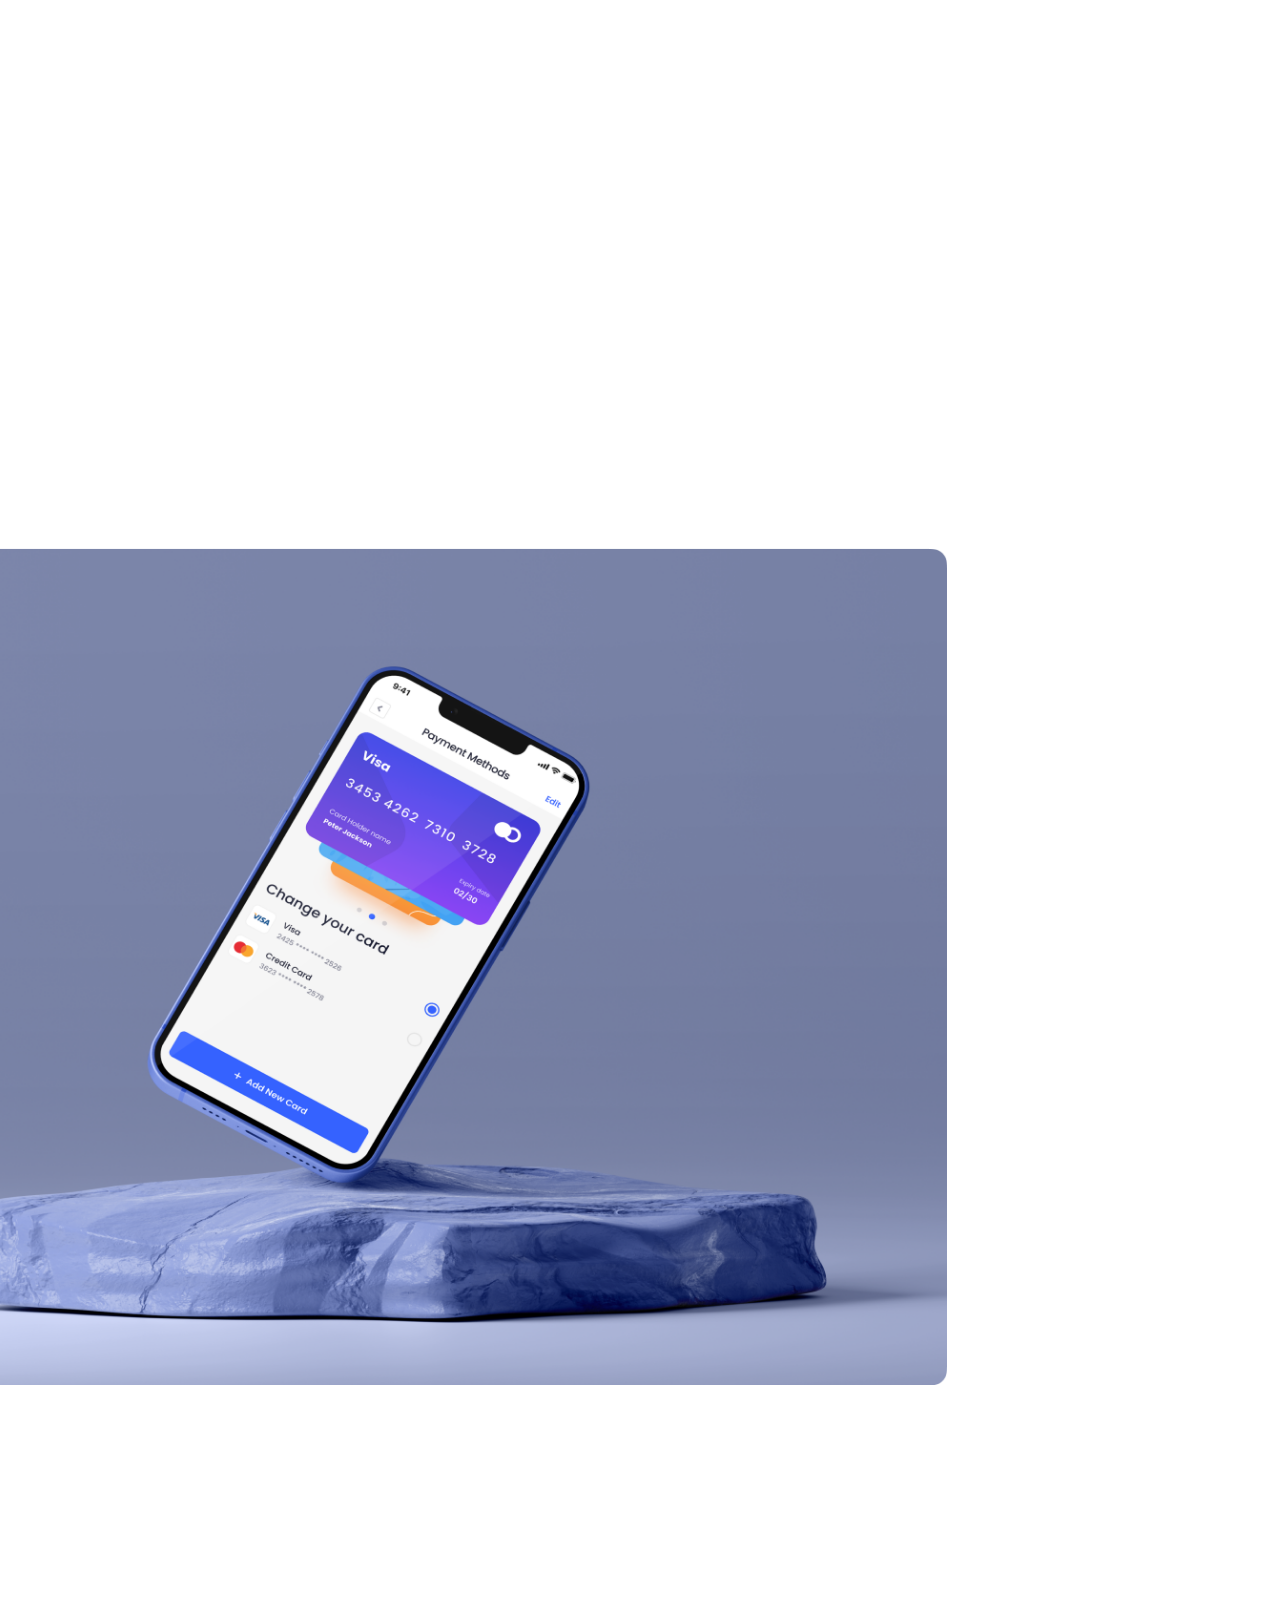
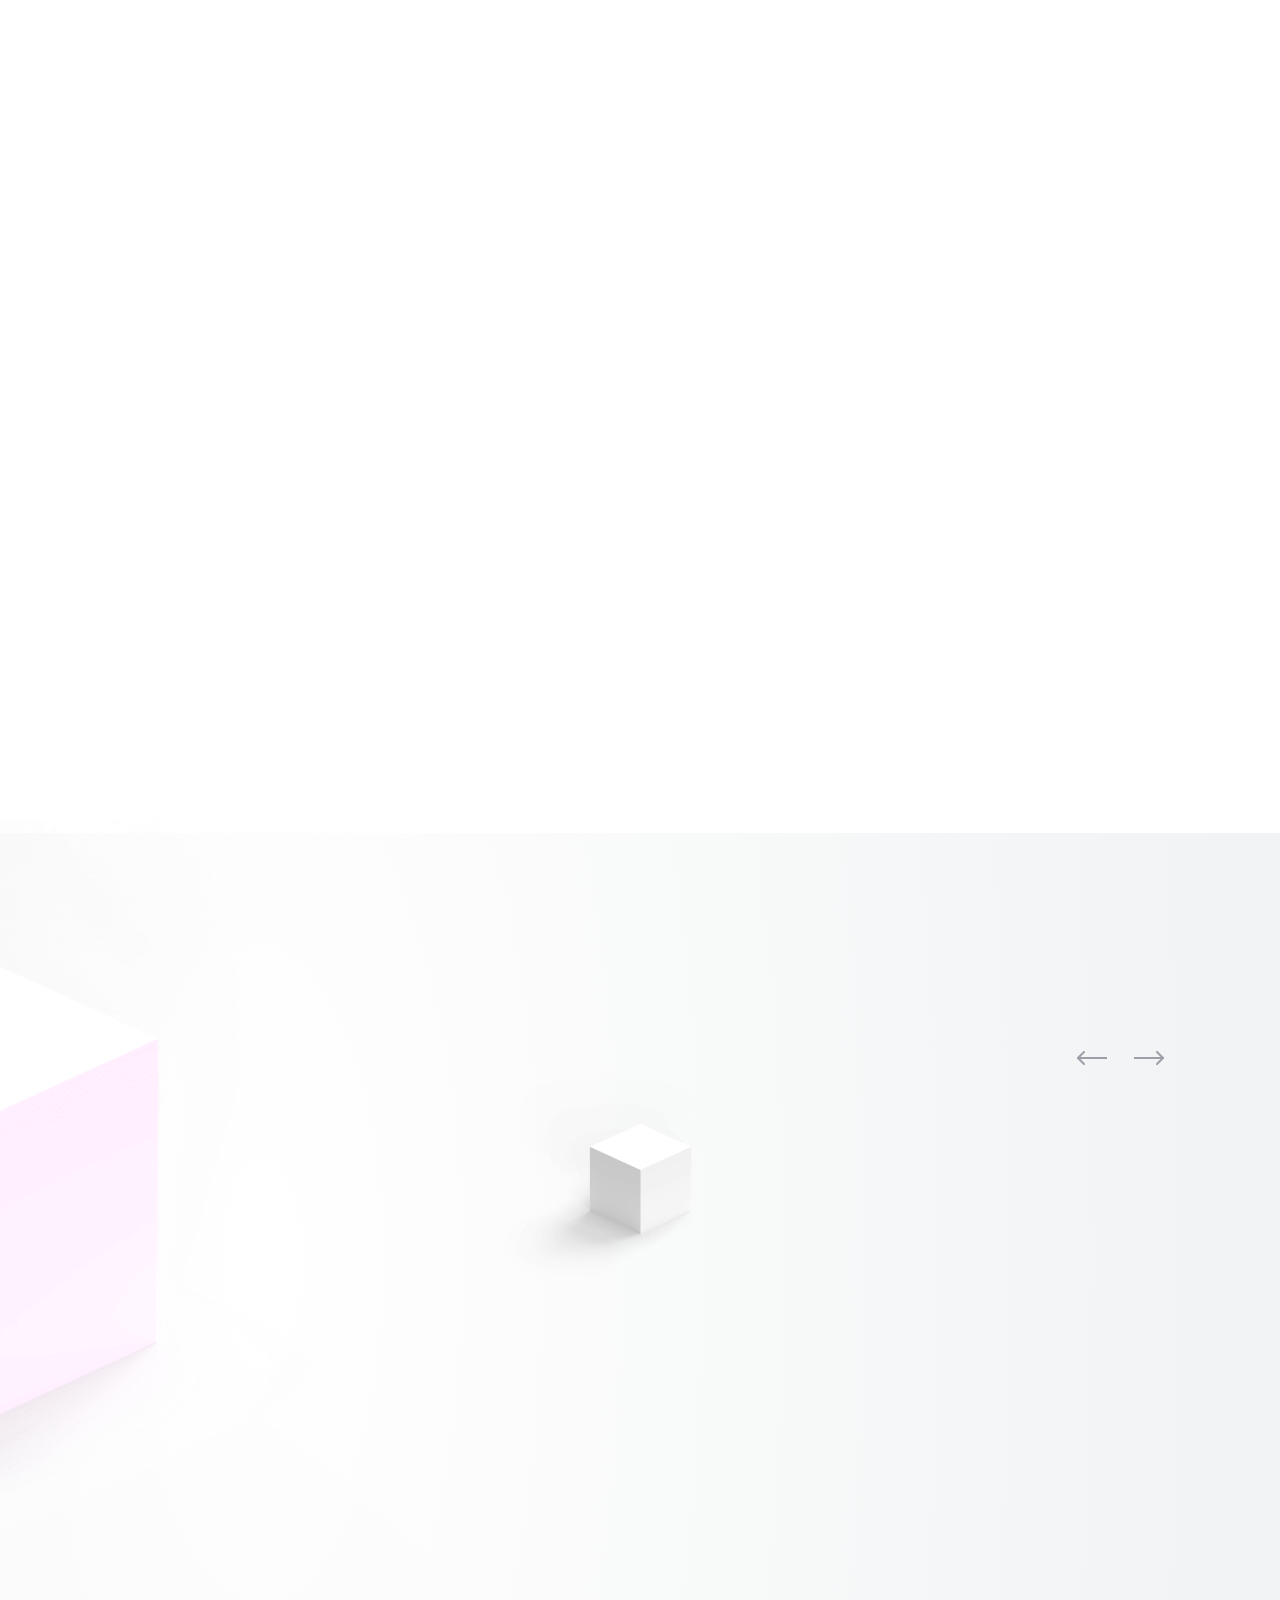
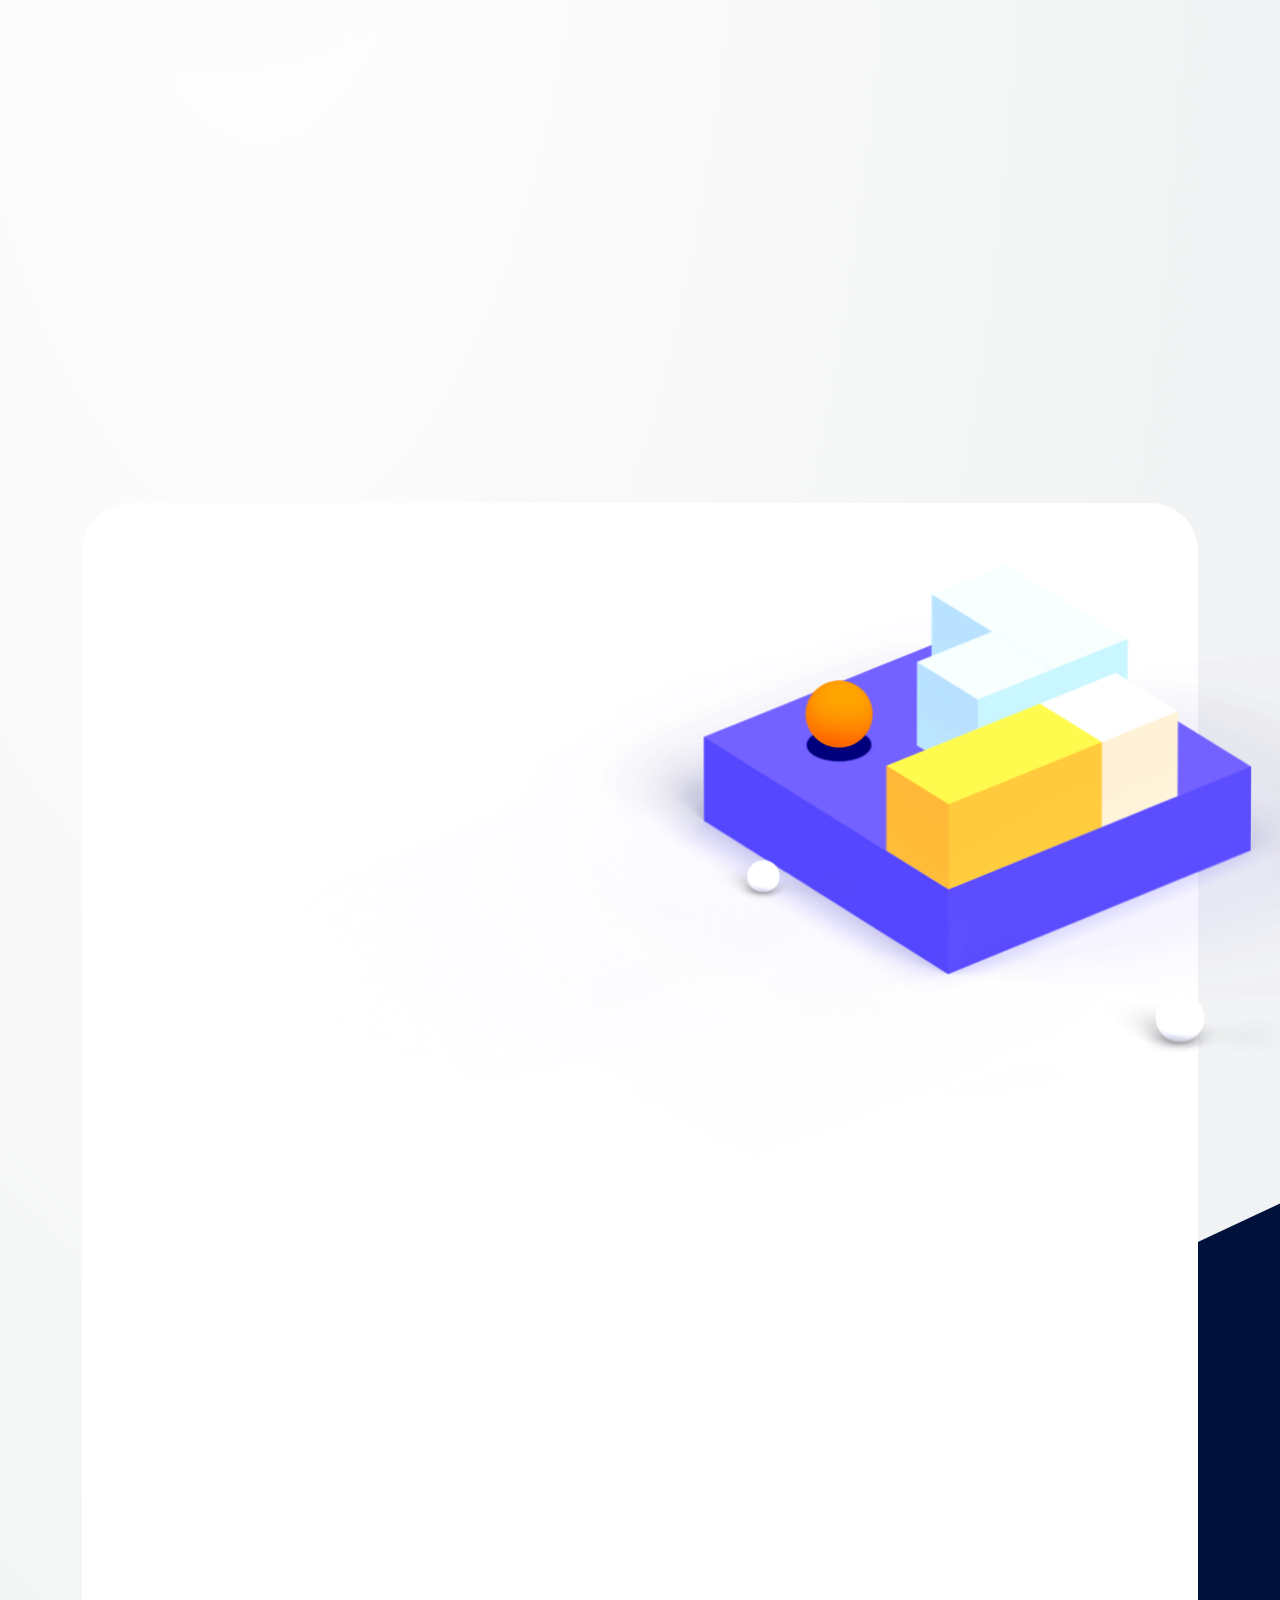
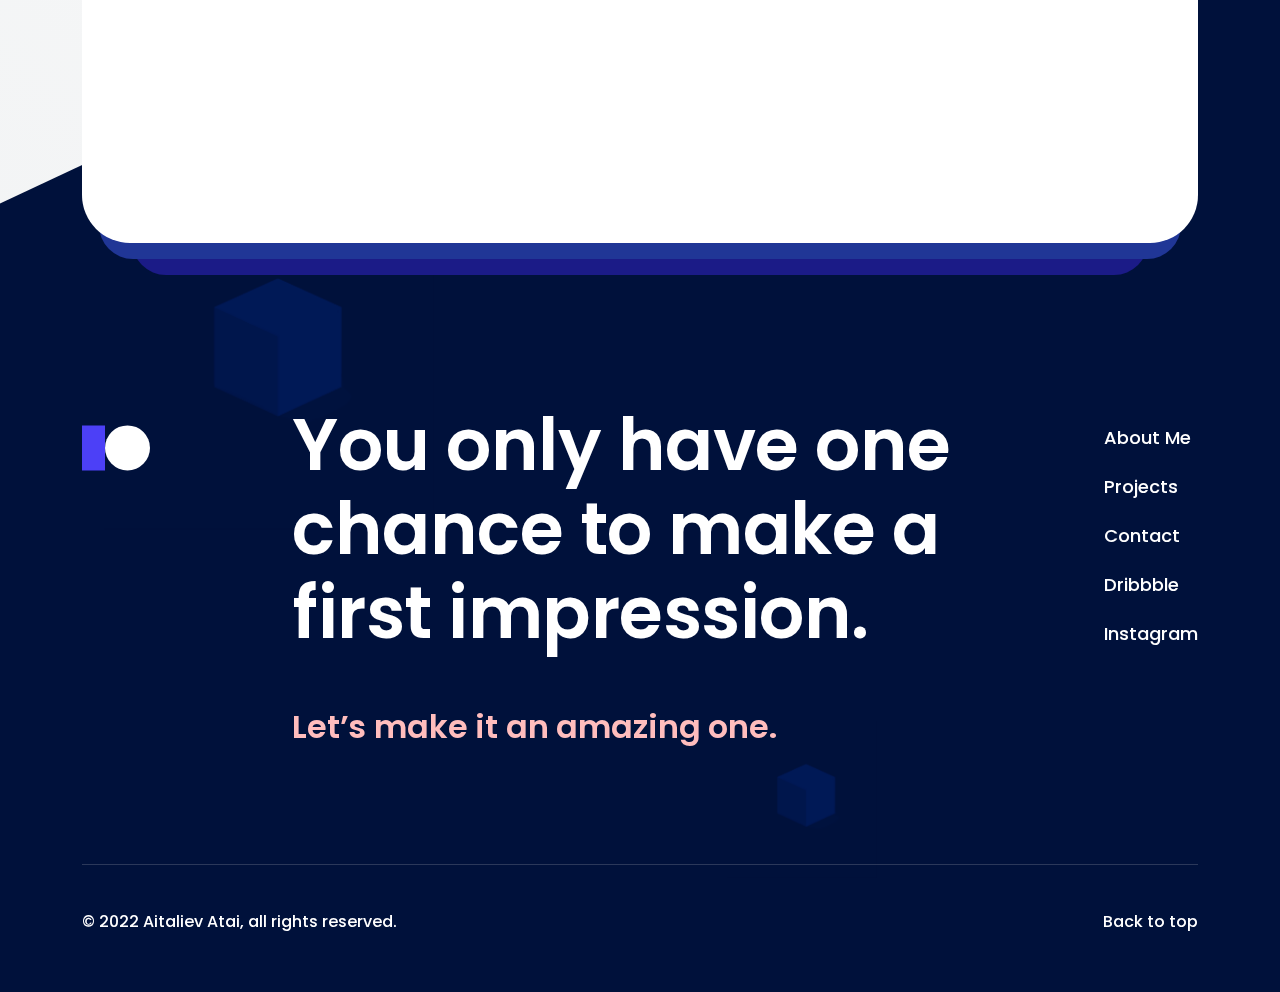
<file: case-1.html>
<!DOCTYPE html>
<html lang="en">
  <head>
    <meta charset="utf-8">
    <title>Case study</title>
    <meta http-equiv="X-UA-Compatible" content="IE=Edge">
    <meta name="viewport" content="width=device-width, initial-scale=1, maximum-scale=1.0, user-scalable=no">
    <meta name="format-detection" content="telephone=no">
    <link rel="apple-touch-icon" sizes="180x180" href="img/apple-touch-icon.png">
    <link rel="icon" type="image/png" sizes="32x32" href="img/favicon-32x32.png">
    <link rel="icon" type="image/png" sizes="16x16" href="img/favicon-16x16.png">
    <link rel="manifest" href="img/site.webmanifest">
    <link rel="mask-icon" href="img/safari-pinned-tab.svg" color="#5bbad5">
    <meta name="msapplication-TileColor" content="#da532c">
    <meta name="theme-color" content="#ffffff">
    <meta name="description" content="Product Designer Aitaliev Atai">
    <meta name="twitter:card" content="summary">
    <meta name="twitter:site" content="@aitaliev_atai">
    <meta name="twitter:title" content="Product Designer Aitaliev Atai">
    <meta name="twitter:description" content="Product Designer Aitaliev Atai">
    <meta name="twitter:creator" content="@aitaliev_atai">
    <meta name="twitter:image" content="https://ui8-folio.herokuapp.com/img/twitter-card.jpg">
    <meta property="og:title" content="Aitaliev Atai">
    <meta property="og:type" content="Aitaliev Atai">
    <!-- <meta property="og:url" content="https://ui8.net/ui8/products/folio-designer">
    <meta property="og:image" content="https://ui8-folio.herokuapp.com/img/fb-og-image.jpg"> -->
    <meta property="og:description" content="Product Designer Aitaliev Atai">
    <meta property="og:site_name" content="Product Designer Aitaliev Atai">
    <meta property="fb:admins" content="132951670226590">
    <link rel="stylesheet" media="all" href="css/app.css">
    <script>var viewportmeta = document.querySelector('meta[name="viewport"]');
if (viewportmeta) {
  if (screen.width < 375) {
    var newScale = screen.width / 375;
    viewportmeta.content = 'width=375, minimum-scale=' + newScale + ', maximum-scale=1.0, user-scalable=no, initial-scale=' + newScale + '';
  } else {
    viewportmeta.content = 'width=device-width, maximum-scale=1.0, initial-scale=1.0';
  }
}</script>
  </head>
  <body>
    <div class="page">
      <div class="header js-header" id="header">
        <div class="header__center center">
          <div class="header__social header__social_main"><a class="header__link" href="#">

            <a class="header__link" href="https://aitaliev.com">
                <img src="img/charm_home.svg" class="social-icons" alt="Homepage">Homepage</a>

            <a class="header__link" href="https://dribbble.com/aitaliev">
                <img src="img/Dribbble.svg" class="social-icons" alt="Dribbble">Dribbble</a>
              <a class="header__link" href="https://instagram.com/aitaliev_atai/">
                <img src="img/instagram.svg" class="social-icons" alt="Instagram">Instagram</a>
                <a class="header__link" href="https://www.linkedin.com/in/aitaliev/">
                  <img src="img/linkedin.svg" class="social-icons" alt="Instagram">LinkedIn</a>
                <a class="header__link" href="https://www.behance.net/aitaliev">
                  <img src="img/behance.svg" class="social-icons" alt="Instagram">Behance</a>
              
              </div><button class="header__burger js-header-burger header__burger_dark"></button>
        </div>
        <div class="header__wrapper js-header-wrapper">
            <div class="header__preview">
              <div class="header__img"><img class="header__pic" src="img/bg-header.png" alt="" /></div>
            </div>
            <div class="header__center center">
              <div class="header__contacts"><a class="header__line" href="atai@aitaliev.com">
                  <div class="header__icon"><svg class="icon icon-email">
                      <use xlink:href="img/sprite.svg#icon-email"></use>
                    </svg></div>
                  <div class="header__text">atai@aitaliev.com</div>
                </a>
                <div class="header__line">
                  <div class="header__icon"><svg class="icon icon-place">
                      <use xlink:href="img/sprite.svg#icon-place"></use>
                    </svg></div>
                  <div class="header__text">
                    <p>Bishkek</p>
                    <p>Kyrgyzstan</p>
                  </div>
                </div><a class="header__line" href="+996222412211">
                  <div class="header__icon"><svg class="icon icon-phone">
                      <use xlink:href="img/sprite.svg#icon-phone"></use>
                    </svg></div>
                  <div class="header__text">+996 222 41-22-11 </div>
                </a>
              </div>
              <nav class="header__nav"><a class="header__item" href="#"><span>About</span></a><a class="header__item" href="#"><span>Work</span></a><a class="header__item" href="#"><span>Services</span></a><a class="header__item" href="#"><span>Contact</span></a></nav>
              <div class="header__social header__social_inner"><a class="header__link" href="#"><svg class="icon icon-dribbble">
                    <use xlink:href="img/sprite.svg#icon-dribbble"></use>
                  </svg>Dribbble</a><a class="header__link" href="https://instagram.com/aitaliev_atai/"><svg class="icon icon-instagram">
                    <use xlink:href="img/sprite.svg#icon-instagram"></use>
                  </svg>Instagram</a></div>
            </div>
          </div>
      </div>
      <div class="product">
        <div class="product__head">
          <div class="product__center center">
            <div class="product__wrap">
              <div class="product__stage stage" data-aos="animation-scale-y"><a href="https://chainraise.io">https://chainraise.io</a></div>
              <h1 class="product__title title h1" data-aos="animation-scale-y" data-aos-delay="150">It’s Your Turn to Be The Early Stage Investor</h1>
              <div class="product__info h5" data-aos="animation-scale-y" data-aos-delay="300">ChainRaise is a digital asset platform, that raises money for real estate opportunities and businesses.</div>
            </div>
            <div class="product__box product__box_show" data-aos="animation-translate-y">
              <div class="product__category">Services Provided</div>
              <ul class="product__list">
                <li>Discovery & Strategy</li>
                <li>Branding</li>
                <li>Communication</li>
                <li>User Interface</li>
              </ul>
            </div>
          </div>
        </div>
        <div class="product__bg" style="background-image: url('img/full-screen-img.png')"></div>
        <div class="product__body">
          <div class="product__center center">
            <div class="product__box product__box_hide" data-aos="animation-scale-y">
              <div class="product__category">Services Provided</div>
              <ul class="product__list">
                <li>Discovery & Strategy</li>
                <li>Branding</li>
                <li>Communication</li>
                <li>User Interface</li>
              </ul>
            </div>
            <div class="product__row">
              <div class="product__overview h4" data-aos="animation-scale-y">Overview</div>
              <div class="product__content content" data-aos="animation-scale-y" data-aos-delay="200">
                <p>ChainRaise Technologies, a subsidiary of ChainRaise LLC (the parent company) is able to create Security Tokens Using blockchain technology. We are able to issue Security Tokens or “Digital Shares” to investors upon completion of the capital raise. </p>
                <p>This provides a plethora of benefits including the most important, potential liquidity. After the required lock up period from the raise, investors can now trade their Security Tokens on an exchange. No longer trapping you in a private capital investment without an exit.</p>
              </div>
            </div>
            <div class="product__preview"><img class="product__pic js-parallax" data-scale="1.6" data-orientation="right" src="img/product-pic-2.png" alt=""></div>
            <!--<div class="product__review">
              <div class="product__author" data-aos="animation-scale-y">
                <div class="product__ava"><img class="product__pic" src="img/ava-1.jpg" alt=""></div>
                <div class="product__details">
                  <div class="product__man h5">Dash</div>
                  <div class="product__company">UI8</div>
                </div>
              </div>
              <div class="product__text" data-aos="animation-scale-y" data-aos-delay="200">“Be sure to check out the live preview and let us know your thoughts in the comments section below.”</div>
            </div> -->
          </div>
        </div>
      </div>
      <!-- <div class="discover">
        <div class="discover__center center">
          <h2 class="discover__title h1" data-aos="animation-scale-y">Discover.</h2>
          <div class="discover__row">
            <div class="discover__item" data-aos="animation-scale-y">
              <div class="discover__category h5">Highlights.</div>
              <ul class="discover__list">
                <li>Fully Responsive (Valid HTML5 & CSS3)</li>
                <li>1 Long Scrolling Page (24 Sections)</li>
                <li>Editable 3D Icons + Illustrations (In Figma)</li>
              </ul>
            </div>
            <div class="discover__item" data-aos="animation-scale-y" data-aos-delay="200">
              <div class="discover__category h5">Features.</div>
              <ul class="discover__list">
                <li>Parallax + Micro-Interactions</li>
                <li>Figma Files Included</li>
                <li>Documentation + Support</li>
              </ul>
            </div>
          </div>
        </div>
        <div class="discover__circles"></div>
        <div class="figures">
          <div class="figures__preview"><img class="figures__pic" src="img/figures-1.png" alt="" /></div>
          <div class="figures__preview"><img class="figures__pic js-parallax" data-scale="1.6" data-orientation="up" src="img/figures-2.png" alt="" /></div>
          <div class="figures__preview"><img class="figures__pic js-parallax" data-scale="1.3" data-orientation="up" src="img/figures-3.png" alt="" /></div>
          <div class="figures__preview"><img class="figures__pic" src="img/figures-4.png" alt="" /></div>
          <div class="figures__preview"><img class="figures__pic js-parallax" data-scale="2.3" data-orientation="down" src="img/figures-5.png" alt="" /></div>
          <div class="figures__preview"><img class="figures__pic js-parallax" data-scale="2" data-orientation="up" src="img/figures-6.png" alt="" /></div>
        </div>
      </div> -->
      <div class="desc">
        <div class="desc__center center">
          <div class="desc__head">
            <div class="desc__title h4" data-aos="animation-scale-y">Approach</div>
            <div class="desc__content content" data-aos="animation-scale-y" data-aos-delay="200">
              <p>Issuers pay ChainRaise a fee to use the ChainRaise communication Portal for Reg CF offerings. This fee may be paid as a flat fee, commission based on the amount of money issuers raise, or in other ways. Issuers may pay additional fees for specified services ChainRaise provides, including reimbursement of any expenses ChainRaise incurs on their behalf. </p>
              <p>ChainRaise discloses its compensation for each offering in which an issuer invests. If an issuer pays ChainRaise in whole or in part with its own issuing securities, these securities will always be the same class offered to investors on the ChainRaise Portal.</p>
            </div>
          </div>
          <div class="desc__list"><a class="desc__preview" href="#" data-aos="animation-translate-y" data-aos-delay=""><img class="desc__pic" src="img/img-01.png" alt="">
             
            </a><a class="desc__preview" href="#" data-aos="animation-translate-y" data-aos-delay="200"><img class="desc__pic" src="img/img-02.png" alt="">
             
            </a><a class="desc__preview" href="#" data-aos="animation-translate-y" data-aos-delay=""><img class="desc__pic" src="img/img-03.png" alt="">
            
            </a><a class="desc__preview" href="#" data-aos="animation-translate-y" data-aos-delay="200"><img class="desc__pic" src="img/img-04.png" alt="">

            </a><a class="desc__preview" href="#" data-aos="animation-translate-y" data-aos-delay="200"><img class="desc__pic" src="img/img-05.png" alt="">

            </a><a class="desc__preview" href="#" data-aos="animation-translate-y" data-aos-delay="200"><img class="desc__pic" src="img/img-06.png" alt="">

            </a><a class="desc__preview" href="#" data-aos="animation-translate-y" data-aos-delay="200"><img class="desc__pic" src="img/img-07.png" alt="">

            </a><a class="desc__preview" href="#" data-aos="animation-translate-y" data-aos-delay="200"><img class="desc__pic" src="img/img-08.png" alt="">
             
            </a>
          </div>

        </div>
      </div>
      <div class="wrapper wrapper_gradient">
        <div class="cases cases_other">
          <div class="cases__center center">
            <div class="cases__stage stage" data-aos="animation-scale-y">You may also like</div>
            <h2 class="cases__title h1" data-aos="animation-scale-y" data-aos-delay="200">Look at My <br>other works.</h2>
            <div class="cases__container">
              <div class="cases__slider owl-carousel js-slider-cases">
                
                <a class="cases__item" href="#" data-aos="animation-translate-y" data-aos-delay="">
                  <div class="cases__preview"><img class="cases__pic" src="img/preview-techsbook.png" alt="">
                    <div class="cases__box">Case <br>Study</div>
                  </div>
                  <div class="cases__body">
                    <h4 class="cases__info h4">Techsbook</h4>
                    <div class="cases__text">Market Telematics installation platform <br> to book technicians.</div>
                  </div>
                </a>
                
                <a class="cases__item" href="#" data-aos="animation-translate-y" data-aos-delay="200">
                  <div class="cases__preview"><img class="cases__pic" src="img/preview-wazoo.png" alt="">
                    <div class="cases__box">Case <br>Study</div>
                  </div>
                  <div class="cases__body">
                    <h4 class="cases__info h4">Wazoo</h4>
                    <div class="cases__text">Wazoo app is to connect drivers with clean and accessible restrooms throughout their workday.</div>
                  </div>
                </a>
                
                <a class="cases__item" href="#" data-aos="animation-translate-y">
                  <div class="cases__preview"><img class="cases__pic" src="img/preview-giftpay.png" alt="">
                    <div class="cases__box">Case <br>Study</div>
                  </div>
                  <div class="cases__body">
                    <h4 class="cases__info h4">Giftpay</h4>
                    <div class="cases__text">Worlds first alternative decentralized online payment system that works with gift cards & cryptocurrency.</div>
                  </div>
                </a><a class="cases__item" href="#" data-aos="animation-translate-y">
                  <div class="cases__preview"><img class="cases__pic" src="img/preview-cardbazaar.png" alt="">
                    <div class="cases__box">Case <br>Study</div>
                  </div>
                  <div class="cases__body">
                    <h4 class="cases__info h4">Cardbazaar</h4>
                    <div class="cases__text">CardBazaar is an online second hand gift card marketplace where you can sell unwanted gift cards for cash or buy discounted gift cards.</div>
                  </div>
                </a><a class="cases__item" href="#" data-aos="animation-translate-y">
                  <div class="cases__preview"><img class="cases__pic" src="img/preview-driver.png" alt="">
                    <div class="cases__box">Case <br>Study</div>
                  </div>
                  <div class="cases__body">
                    <h4 class="cases__info h4">Driver Logic</h4>
                    <div class="cases__text">Equip your drivers with an fully-integrated app which allows them to accept and manage orders</div>
                  </div>
                </a><a class="cases__item" href="#" data-aos="animation-translate-y">
                  <div class="cases__preview"><img class="cases__pic" src="img/Statstak-preview.png" alt="">
                    <div class="cases__box">Case <br>Study</div>
                  </div>
                  <div class="cases__body">
                    <h4 class="cases__info h4">StatStak</h4>
                    <div class="cases__text">StatStak is the epicenter of athletic data. We have radically redesigned athletic data dissemination.</div>
                  </div>
                </a></div>
            </div>
          </div>
          <div class="cases__figures">
            <div class="cases__figure"><img class="cases__pic js-parallax" data-scale="1.6" data-orientation="up" src="img/figure-2.png" alt=""></div>
            <div class="cases__figure"><img class="cases__pic js-parallax" data-scale="1.4" data-orientation="down" src="img/figure-3.png" alt=""></div>
          </div>
        </div>
        <div class="wrapper wrapper_dark">
          <div class="contacts">
            <div class="contacts__center center">
              <div class="contacts__container">
                <div class="contacts__wrap">
                  <div class="contacts__stage stage" data-aos="animation-scale-y">Say hello 👋</div>
                  <h2 class="contacts__title h1" data-aos="animation-scale-y" data-aos-delay="200">Let’s Work <br>Together.</h2>
                  <div class="contacts__info" data-aos="animation-scale-y" data-aos-delay="400">I’d love to meet up with you to discuss your venture, and potential collaborations.</div>
                </div>
                <div class="contacts__row">
                  <div class="contacts__details" data-aos="animation-translate-y"><a class="contacts__line" href="atai@aitaliev.com">
                      <div class="contacts__icon"><svg class="icon icon-email">
                          <use xlink:href="img/sprite.svg#icon-email"></use>
                        </svg></div>
                      <div class="contacts__text">atai@aitaliev.com</div>
                    </a>
                    <div class="contacts__line">
                      <div class="contacts__icon"><svg class="icon icon-place">
                          <use xlink:href="img/sprite.svg#icon-place"></use>
                        </svg></div>
                      <div class="contacts__text">
                        <p>Bishkek,</p>
                        <p>Kyrgyzstan.</p>
                      </div>
                    </div><a class="contacts__line" href="+996222412211">
                      <div class="contacts__icon"><svg class="icon icon-phone">
                          <use xlink:href="img/sprite.svg#icon-phone"></use>
                        </svg></div>
                      <div class="contacts__text">+996 222 41-22-11</div>
                    </a>
                  </div>
                  <form class="contacts__form" data-netlify="true" data-aos="animation-translate-y" data-aos-delay="200">
                    <div class="contacts__field field">
                      <div class="field__wrap"><input class="field__input" type="text" name="name" placeholder="Name" />
                        <div class="field__icon"><svg class="icon icon-profile">
                            <use xlink:href="img/sprite.svg#icon-profile"></use>
                          </svg></div>
                      </div>
                    </div>
                    <div class="contacts__field field">
                      <div class="field__wrap"><input class="field__input" type="email" name="email" placeholder="Email" />
                        <div class="field__icon"><svg class="icon icon-send">
                            <use xlink:href="img/sprite.svg#icon-send"></use>
                          </svg></div>
                      </div>
                    </div>
                    <div class="contacts__field field">
                      <div class="field__wrap"><select class="field__select" name="question">
                          <option>How did you find me?</option>
                          <option>Dribbble</option>
                          <option>Behance</option>
                          <option>LinkedIn</option>
                          <option>By suggestion</option>
                          <option>Other</option>
                        </select>
                        <div class="field__icon"><svg class="icon icon-arrows">
                            <use xlink:href="img/sprite.svg#icon-arrows"></use>
                          </svg></div>
                      </div>
                    </div>
                    <div class="contacts__field field field_textarea">
                      <div class="field__wrap"><textarea class="field__textarea" name="message" placeholder="Message"></textarea>
                        <div class="field__icon"><svg class="icon icon-message">
                            <use xlink:href="img/sprite.svg#icon-message"></use>
                          </svg></div>
                      </div>
                    </div>
                    <div class="contacts__btn"><button class="btn btn_purple"><span class="btn__text">Let’s Talk</span><svg class="icon icon-arrow-right">
                          <use xlink:href="img/sprite.svg#icon-arrow-right"></use>
                        </svg></button></div>
                  </form>
                </div>
                <div class="contacts__category h5">Let’s connect</div>

                <div class="figures">
                  <div class="figures__preview"><img class="figures__pic" src="img/figures-1.png" alt="" /></div>
                  <div class="figures__preview"><img class="figures__pic js-parallax" data-scale="1.6" data-orientation="up" src="img/figures-2.png" alt="" /></div>
                  <div class="figures__preview"><img class="figures__pic js-parallax" data-scale="1.3" data-orientation="up" src="img/figures-3.png" alt="" /></div>
                  <div class="figures__preview"><img class="figures__pic" src="img/figures-4.png" alt="" /></div>
                  <div class="figures__preview"><img class="figures__pic js-parallax" data-scale="2.3" data-orientation="down" src="img/figures-5.png" alt="" /></div>
                  <div class="figures__preview"><img class="figures__pic js-parallax" data-scale="2" data-orientation="up" src="img/figures-6.png" alt="" /></div>
                </div>
              </div>
            </div>
          </div>
          <div class="footer">
            <div class="footer__center center">
              <div class="footer__body"><a class="footer__logo" href="index.html"><img class="footer__pic" src="img/logo-empty.svg" alt="" /></a>
                <div class="footer__wrap">
                  <div class="footer__title h1">You only have one chance to make a first impression.</div>
                  <div class="footer__info h4">Let’s make it an amazing one.</div>
                </div>
                <div class="footer__menu"><a class="footer__link" href="#">About Me</a><a class="footer__link" href="#">Projects</a><a class="footer__link" href="#">Contact</a><a class="footer__link" href="#">Dribbble</a><a class="footer__link" href="#">Instagram</a></div>
              </div>
              <div class="footer__bottom">
                <div class="footer__copyright">© 2022 Aitaliev Atai, all rights reserved.</div><a class="footer__scroll js-scroll" href="#header">Back to top</a>
              </div>
            </div>
            <div class="footer__bg">
              <div class="footer__preview"><img class="footer__pic js-parallax" data-scale="1.5" data-orientation="down" src="img/footer-cube-1.png" alt="" /></div>
              <div class="footer__preview"><img class="footer__pic js-parallax" data-scale="1.8" data-orientation="up" src="img/footer-cube-1.png" alt="" /></div>
            </div>
          </div>
        </div>
      </div>
      <div class="cursor"></div>
    </div>
    <script src="js/app.js"></script>
    <script src="js/common.js"></script>
  </body>
</html>
</file>
<file: css/app.css>
@import url("https://fonts.googleapis.com/css2?family=Poppins:wght@400;500;600;700&display=swap");
html, body, div, span, applet, object, iframe, h1, h2, h3, h4, h5,
h6, p, blockquote, pre, a, abbr, acronym, address, big,
cite, code, del, dfn, em, img, ins, kbd, q, s, samp, small,
strike, strong, sub, sup, tt, var, b, u, i, center, dl, dt,
dd, ol, ul, li, fieldset, form, label, legend, table, caption,
tbody, tfoot, thead, tr, th, td, article, aside, canvas, details,
embed, figure, figcaption, footer, header, hgroup, menu, nav,
output, ruby, section, summary, time, mark, audio, video {
  margin: 0;
  padding: 0;
  border: 0;
  vertical-align: baseline;
}

html {
  -ms-text-size-adjust: 100%;
  -webkit-text-size-adjust: 100%;
}

img, fieldset, a img {
  border: none;
}

input[type="text"],
input[type="email"],
input[type="tel"],
textarea {
  -webkit-appearance: none;
}

input[type="submit"],
button {
  cursor: pointer;
  background: none;
}

input[type="submit"]::-moz-focus-inner,
button::-moz-focus-inner {
  padding: 0;
  border: 0;
}

textarea {
  overflow: auto;
}

input {
  -webkit-appearance: none;
  -moz-appearance: none;
  appearance: none;
}

input, button {
  margin: 0;
  padding: 0;
  border: 0;
}

div, input, textarea, select, button,
h1, h2, h3, h4, h5, h6, a, span, a:focus {
  outline: none;
}

select:-moz-focusring {
  color: transparent;
  text-shadow: 0 0 0 #000;
}

ul, ol {
  list-style-type: none;
}

table {
  border-spacing: 0;
  border-collapse: collapse;
  width: 100%;
}

html {
  -webkit-box-sizing: border-box;
  box-sizing: border-box;
}

*, *:before, *:after {
  -webkit-box-sizing: inherit;
  box-sizing: inherit;
}

a {
  text-decoration: none;
}

a,
button {
  -webkit-tap-highlight-color: rgba(0, 0, 0, 0);
}

.icon-arrow-left {
  width: 1.38em;
  height: 1em;
  fill: #FFF;
}

.icon-arrow-next {
  width: 0.57em;
  height: 1em;
  fill: #9F9FA9;
}

.icon-arrow-prev {
  width: 0.57em;
  height: 1em;
  fill: #9F9FA9;
}

.icon-arrow-right {
  width: 1.38em;
  height: 1em;
  fill: #fff;
}

.icon-arrows {
  width: 0.67em;
  height: 1em;
  fill: #111029;
}

.icon-dribbble {
  width: 1em;
  height: 1em;
  fill: #111029;
}

.icon-email {
  width: 1.2em;
  height: 1em;
  fill: #4C40F7;
}

.icon-instagram {
  width: 1em;
  height: 1em;
  fill: #9F9FA9;
}

.icon-message {
  width: 1em;
  height: 1em;
  fill: #111029;
}

.icon-phone {
  width: 0.94em;
  height: 1em;
  fill: #4C40F7;
}

.icon-place {
  width: 1em;
  height: 1em;
  fill: #4C40F7;
}

.icon-profile {
  width: 0.94em;
  height: 1em;
  fill: #111029;
}

.icon-send {
  width: 1em;
  height: 1em;
  fill: #4C40F7;
}

/**
 * Owl Carousel v2.3.4
 * Copyright 2013-2018 David Deutsch
 * Licensed under: SEE LICENSE IN https://github.com/OwlCarousel2/OwlCarousel2/blob/master/LICENSE
 */
/*
 *  Owl Carousel - Core
 */
.owl-carousel {
  display: none;
  width: 100%;
  -webkit-tap-highlight-color: transparent;
  /* position relative and z-index fix webkit rendering fonts issue */
  position: relative;
  z-index: 1;
}

.owl-carousel .owl-stage {
  position: relative;
  -ms-touch-action: pan-Y;
  touch-action: manipulation;
  -moz-backface-visibility: hidden;
  /* fix firefox animation glitch */
}

.owl-carousel .owl-stage:after {
  content: ".";
  display: block;
  clear: both;
  visibility: hidden;
  line-height: 0;
  height: 0;
}

.owl-carousel .owl-stage-outer {
  position: relative;
  overflow: hidden;
  /* fix for flashing background */
  -webkit-transform: translate3d(0px, 0px, 0px);
}

.owl-carousel .owl-wrapper,
.owl-carousel .owl-item {
  -webkit-backface-visibility: hidden;
  -moz-backface-visibility: hidden;
  -ms-backface-visibility: hidden;
  -webkit-transform: translate3d(0, 0, 0);
  -moz-transform: translate3d(0, 0, 0);
  -ms-transform: translate3d(0, 0, 0);
}

.owl-carousel .owl-item {
  position: relative;
  min-height: 1px;
  float: left;
  -webkit-backface-visibility: hidden;
  -webkit-tap-highlight-color: transparent;
  -webkit-touch-callout: none;
}

.owl-carousel .owl-item img {
  display: block;
  width: 100%;
}

.owl-carousel .owl-nav.disabled,
.owl-carousel .owl-dots.disabled {
  display: none;
}

.owl-carousel .owl-nav .owl-prev,
.owl-carousel .owl-nav .owl-next,
.owl-carousel .owl-dot {
  cursor: pointer;
  -webkit-user-select: none;
  -moz-user-select: none;
  -ms-user-select: none;
  user-select: none;
}

.owl-carousel .owl-nav button.owl-prev,
.owl-carousel .owl-nav button.owl-next,
.owl-carousel button.owl-dot {
  background: none;
  color: inherit;
  border: none;
  padding: 0 !important;
  font: inherit;
}

.owl-carousel.owl-loaded {
  display: block;
}

.owl-carousel.owl-loading {
  opacity: 0;
  display: block;
}

.owl-carousel.owl-hidden {
  opacity: 0;
}

.owl-carousel.owl-refresh .owl-item {
  visibility: hidden;
}

.owl-carousel.owl-drag .owl-item {
  -ms-touch-action: pan-y;
  touch-action: pan-y;
  -webkit-user-select: none;
  -moz-user-select: none;
  -ms-user-select: none;
  user-select: none;
}

.owl-carousel.owl-grab {
  cursor: move;
  cursor: -webkit-grab;
  cursor: grab;
}

.owl-carousel.owl-rtl {
  direction: rtl;
}

.owl-carousel.owl-rtl .owl-item {
  float: right;
}

/* No Js */
.no-js .owl-carousel {
  display: block;
}

/*
 *  Owl Carousel - Animate Plugin
 */
.owl-carousel .animated {
  -webkit-animation-duration: 1000ms;
  animation-duration: 1000ms;
  -webkit-animation-fill-mode: both;
  animation-fill-mode: both;
}

.owl-carousel .owl-animated-in {
  z-index: 0;
}

.owl-carousel .owl-animated-out {
  z-index: 1;
}

.owl-carousel .fadeOut {
  -webkit-animation-name: fadeOut;
  animation-name: fadeOut;
}

@-webkit-keyframes fadeOut {
  0% {
    opacity: 1;
  }
  100% {
    opacity: 0;
  }
}

@keyframes fadeOut {
  0% {
    opacity: 1;
  }
  100% {
    opacity: 0;
  }
}

/*
 * 	Owl Carousel - Auto Height Plugin
 */
.owl-height {
  -webkit-transition: height 500ms ease-in-out;
  -o-transition: height 500ms ease-in-out;
  transition: height 500ms ease-in-out;
}

/*
 * 	Owl Carousel - Lazy Load Plugin
 */
.owl-carousel .owl-item {
  /**
			This is introduced due to a bug in IE11 where lazy loading combined with autoheight plugin causes a wrong
			calculation of the height of the owl-item that breaks page layouts
		 */
}

.owl-carousel .owl-item .owl-lazy {
  opacity: 0;
  -webkit-transition: opacity 400ms ease;
  -o-transition: opacity 400ms ease;
  transition: opacity 400ms ease;
}

.owl-carousel .owl-item .owl-lazy[src^=""], .owl-carousel .owl-item .owl-lazy:not([src]) {
  max-height: 0;
}

.owl-carousel .owl-item img.owl-lazy {
  -webkit-transform-style: preserve-3d;
  transform-style: preserve-3d;
}

.social-icons {
  width: 16px;
  height: 16px;
  margin-right: 8px;
}

/*
 * 	Owl Carousel - Video Plugin
 */
.owl-carousel .owl-video-wrapper {
  position: relative;
  height: 100%;
  background: #000;
}

.owl-carousel .owl-video-play-icon {
  position: absolute;
  height: 80px;
  width: 80px;
  left: 50%;
  top: 50%;
  margin-left: -40px;
  margin-top: -40px;
  background: url("owl.video.play.png") no-repeat;
  cursor: pointer;
  z-index: 1;
  -webkit-backface-visibility: hidden;
  -webkit-transition: -webkit-transform 100ms ease;
  transition: -webkit-transform 100ms ease;
  -o-transition: transform 100ms ease;
  transition: transform 100ms ease;
  transition: transform 100ms ease, -webkit-transform 100ms ease;
}

.owl-carousel .owl-video-play-icon:hover {
  -ms-transform: scale(1.3, 1.3);
  -webkit-transform: scale(1.3, 1.3);
  transform: scale(1.3, 1.3);
}

.owl-carousel .owl-video-playing .owl-video-tn,
.owl-carousel .owl-video-playing .owl-video-play-icon {
  display: none;
}

.owl-carousel .owl-video-tn {
  opacity: 0;
  height: 100%;
  background-position: center center;
  background-repeat: no-repeat;
  background-size: contain;
  -webkit-transition: opacity 400ms ease;
  -o-transition: opacity 400ms ease;
  transition: opacity 400ms ease;
}

.owl-carousel .owl-video-frame {
  position: relative;
  z-index: 1;
  height: 100%;
  width: 100%;
}

[data-aos][data-aos][data-aos-duration="50"], body[data-aos-duration="50"] [data-aos] {
  -webkit-transition-duration: 50ms;
  -o-transition-duration: 50ms;
  transition-duration: 50ms;
}

[data-aos][data-aos][data-aos-delay="50"], body[data-aos-delay="50"] [data-aos] {
  -webkit-transition-delay: 0;
  -o-transition-delay: 0;
  transition-delay: 0;
}

[data-aos][data-aos][data-aos-delay="50"].aos-animate, body[data-aos-delay="50"] [data-aos].aos-animate {
  -webkit-transition-delay: 50ms;
  -o-transition-delay: 50ms;
  transition-delay: 50ms;
}

[data-aos][data-aos][data-aos-duration="100"], body[data-aos-duration="100"] [data-aos] {
  -webkit-transition-duration: .1s;
  -o-transition-duration: .1s;
  transition-duration: .1s;
}

[data-aos][data-aos][data-aos-delay="100"], body[data-aos-delay="100"] [data-aos] {
  -webkit-transition-delay: 0;
  -o-transition-delay: 0;
  transition-delay: 0;
}

[data-aos][data-aos][data-aos-delay="100"].aos-animate, body[data-aos-delay="100"] [data-aos].aos-animate {
  -webkit-transition-delay: .1s;
  -o-transition-delay: .1s;
  transition-delay: .1s;
}

[data-aos][data-aos][data-aos-duration="150"], body[data-aos-duration="150"] [data-aos] {
  -webkit-transition-duration: .15s;
  -o-transition-duration: .15s;
  transition-duration: .15s;
}

[data-aos][data-aos][data-aos-delay="150"], body[data-aos-delay="150"] [data-aos] {
  -webkit-transition-delay: 0;
  -o-transition-delay: 0;
  transition-delay: 0;
}

[data-aos][data-aos][data-aos-delay="150"].aos-animate, body[data-aos-delay="150"] [data-aos].aos-animate {
  -webkit-transition-delay: .15s;
  -o-transition-delay: .15s;
  transition-delay: .15s;
}

[data-aos][data-aos][data-aos-duration="200"], body[data-aos-duration="200"] [data-aos] {
  -webkit-transition-duration: .2s;
  -o-transition-duration: .2s;
  transition-duration: .2s;
}

[data-aos][data-aos][data-aos-delay="200"], body[data-aos-delay="200"] [data-aos] {
  -webkit-transition-delay: 0;
  -o-transition-delay: 0;
  transition-delay: 0;
}

[data-aos][data-aos][data-aos-delay="200"].aos-animate, body[data-aos-delay="200"] [data-aos].aos-animate {
  -webkit-transition-delay: .2s;
  -o-transition-delay: .2s;
  transition-delay: .2s;
}

[data-aos][data-aos][data-aos-duration="250"], body[data-aos-duration="250"] [data-aos] {
  -webkit-transition-duration: .25s;
  -o-transition-duration: .25s;
  transition-duration: .25s;
}

[data-aos][data-aos][data-aos-delay="250"], body[data-aos-delay="250"] [data-aos] {
  -webkit-transition-delay: 0;
  -o-transition-delay: 0;
  transition-delay: 0;
}

[data-aos][data-aos][data-aos-delay="250"].aos-animate, body[data-aos-delay="250"] [data-aos].aos-animate {
  -webkit-transition-delay: .25s;
  -o-transition-delay: .25s;
  transition-delay: .25s;
}

[data-aos][data-aos][data-aos-duration="300"], body[data-aos-duration="300"] [data-aos] {
  -webkit-transition-duration: .3s;
  -o-transition-duration: .3s;
  transition-duration: .3s;
}

[data-aos][data-aos][data-aos-delay="300"], body[data-aos-delay="300"] [data-aos] {
  -webkit-transition-delay: 0;
  -o-transition-delay: 0;
  transition-delay: 0;
}

[data-aos][data-aos][data-aos-delay="300"].aos-animate, body[data-aos-delay="300"] [data-aos].aos-animate {
  -webkit-transition-delay: .3s;
  -o-transition-delay: .3s;
  transition-delay: .3s;
}

[data-aos][data-aos][data-aos-duration="350"], body[data-aos-duration="350"] [data-aos] {
  -webkit-transition-duration: .35s;
  -o-transition-duration: .35s;
  transition-duration: .35s;
}

[data-aos][data-aos][data-aos-delay="350"], body[data-aos-delay="350"] [data-aos] {
  -webkit-transition-delay: 0;
  -o-transition-delay: 0;
  transition-delay: 0;
}

[data-aos][data-aos][data-aos-delay="350"].aos-animate, body[data-aos-delay="350"] [data-aos].aos-animate {
  -webkit-transition-delay: .35s;
  -o-transition-delay: .35s;
  transition-delay: .35s;
}

[data-aos][data-aos][data-aos-duration="400"], body[data-aos-duration="400"] [data-aos] {
  -webkit-transition-duration: .4s;
  -o-transition-duration: .4s;
  transition-duration: .4s;
}

[data-aos][data-aos][data-aos-delay="400"], body[data-aos-delay="400"] [data-aos] {
  -webkit-transition-delay: 0;
  -o-transition-delay: 0;
  transition-delay: 0;
}

[data-aos][data-aos][data-aos-delay="400"].aos-animate, body[data-aos-delay="400"] [data-aos].aos-animate {
  -webkit-transition-delay: .4s;
  -o-transition-delay: .4s;
  transition-delay: .4s;
}

[data-aos][data-aos][data-aos-duration="450"], body[data-aos-duration="450"] [data-aos] {
  -webkit-transition-duration: .45s;
  -o-transition-duration: .45s;
  transition-duration: .45s;
}

[data-aos][data-aos][data-aos-delay="450"], body[data-aos-delay="450"] [data-aos] {
  -webkit-transition-delay: 0;
  -o-transition-delay: 0;
  transition-delay: 0;
}

[data-aos][data-aos][data-aos-delay="450"].aos-animate, body[data-aos-delay="450"] [data-aos].aos-animate {
  -webkit-transition-delay: .45s;
  -o-transition-delay: .45s;
  transition-delay: .45s;
}

[data-aos][data-aos][data-aos-duration="500"], body[data-aos-duration="500"] [data-aos] {
  -webkit-transition-duration: .5s;
  -o-transition-duration: .5s;
  transition-duration: .5s;
}

[data-aos][data-aos][data-aos-delay="500"], body[data-aos-delay="500"] [data-aos] {
  -webkit-transition-delay: 0;
  -o-transition-delay: 0;
  transition-delay: 0;
}

[data-aos][data-aos][data-aos-delay="500"].aos-animate, body[data-aos-delay="500"] [data-aos].aos-animate {
  -webkit-transition-delay: .5s;
  -o-transition-delay: .5s;
  transition-delay: .5s;
}

[data-aos][data-aos][data-aos-duration="550"], body[data-aos-duration="550"] [data-aos] {
  -webkit-transition-duration: .55s;
  -o-transition-duration: .55s;
  transition-duration: .55s;
}

[data-aos][data-aos][data-aos-delay="550"], body[data-aos-delay="550"] [data-aos] {
  -webkit-transition-delay: 0;
  -o-transition-delay: 0;
  transition-delay: 0;
}

[data-aos][data-aos][data-aos-delay="550"].aos-animate, body[data-aos-delay="550"] [data-aos].aos-animate {
  -webkit-transition-delay: .55s;
  -o-transition-delay: .55s;
  transition-delay: .55s;
}

[data-aos][data-aos][data-aos-duration="600"], body[data-aos-duration="600"] [data-aos] {
  -webkit-transition-duration: .6s;
  -o-transition-duration: .6s;
  transition-duration: .6s;
}

[data-aos][data-aos][data-aos-delay="600"], body[data-aos-delay="600"] [data-aos] {
  -webkit-transition-delay: 0;
  -o-transition-delay: 0;
  transition-delay: 0;
}

[data-aos][data-aos][data-aos-delay="600"].aos-animate, body[data-aos-delay="600"] [data-aos].aos-animate {
  -webkit-transition-delay: .6s;
  -o-transition-delay: .6s;
  transition-delay: .6s;
}

[data-aos][data-aos][data-aos-duration="650"], body[data-aos-duration="650"] [data-aos] {
  -webkit-transition-duration: .65s;
  -o-transition-duration: .65s;
  transition-duration: .65s;
}

[data-aos][data-aos][data-aos-delay="650"], body[data-aos-delay="650"] [data-aos] {
  -webkit-transition-delay: 0;
  -o-transition-delay: 0;
  transition-delay: 0;
}

[data-aos][data-aos][data-aos-delay="650"].aos-animate, body[data-aos-delay="650"] [data-aos].aos-animate {
  -webkit-transition-delay: .65s;
  -o-transition-delay: .65s;
  transition-delay: .65s;
}

[data-aos][data-aos][data-aos-duration="700"], body[data-aos-duration="700"] [data-aos] {
  -webkit-transition-duration: .7s;
  -o-transition-duration: .7s;
  transition-duration: .7s;
}

[data-aos][data-aos][data-aos-delay="700"], body[data-aos-delay="700"] [data-aos] {
  -webkit-transition-delay: 0;
  -o-transition-delay: 0;
  transition-delay: 0;
}

[data-aos][data-aos][data-aos-delay="700"].aos-animate, body[data-aos-delay="700"] [data-aos].aos-animate {
  -webkit-transition-delay: .7s;
  -o-transition-delay: .7s;
  transition-delay: .7s;
}

[data-aos][data-aos][data-aos-duration="750"], body[data-aos-duration="750"] [data-aos] {
  -webkit-transition-duration: .75s;
  -o-transition-duration: .75s;
  transition-duration: .75s;
}

[data-aos][data-aos][data-aos-delay="750"], body[data-aos-delay="750"] [data-aos] {
  -webkit-transition-delay: 0;
  -o-transition-delay: 0;
  transition-delay: 0;
}

[data-aos][data-aos][data-aos-delay="750"].aos-animate, body[data-aos-delay="750"] [data-aos].aos-animate {
  -webkit-transition-delay: .75s;
  -o-transition-delay: .75s;
  transition-delay: .75s;
}

[data-aos][data-aos][data-aos-duration="800"], body[data-aos-duration="800"] [data-aos] {
  -webkit-transition-duration: .8s;
  -o-transition-duration: .8s;
  transition-duration: .8s;
}

[data-aos][data-aos][data-aos-delay="800"], body[data-aos-delay="800"] [data-aos] {
  -webkit-transition-delay: 0;
  -o-transition-delay: 0;
  transition-delay: 0;
}

[data-aos][data-aos][data-aos-delay="800"].aos-animate, body[data-aos-delay="800"] [data-aos].aos-animate {
  -webkit-transition-delay: .8s;
  -o-transition-delay: .8s;
  transition-delay: .8s;
}

[data-aos][data-aos][data-aos-duration="850"], body[data-aos-duration="850"] [data-aos] {
  -webkit-transition-duration: .85s;
  -o-transition-duration: .85s;
  transition-duration: .85s;
}

[data-aos][data-aos][data-aos-delay="850"], body[data-aos-delay="850"] [data-aos] {
  -webkit-transition-delay: 0;
  -o-transition-delay: 0;
  transition-delay: 0;
}

[data-aos][data-aos][data-aos-delay="850"].aos-animate, body[data-aos-delay="850"] [data-aos].aos-animate {
  -webkit-transition-delay: .85s;
  -o-transition-delay: .85s;
  transition-delay: .85s;
}

[data-aos][data-aos][data-aos-duration="900"], body[data-aos-duration="900"] [data-aos] {
  -webkit-transition-duration: .9s;
  -o-transition-duration: .9s;
  transition-duration: .9s;
}

[data-aos][data-aos][data-aos-delay="900"], body[data-aos-delay="900"] [data-aos] {
  -webkit-transition-delay: 0;
  -o-transition-delay: 0;
  transition-delay: 0;
}

[data-aos][data-aos][data-aos-delay="900"].aos-animate, body[data-aos-delay="900"] [data-aos].aos-animate {
  -webkit-transition-delay: .9s;
  -o-transition-delay: .9s;
  transition-delay: .9s;
}

[data-aos][data-aos][data-aos-duration="950"], body[data-aos-duration="950"] [data-aos] {
  -webkit-transition-duration: .95s;
  -o-transition-duration: .95s;
  transition-duration: .95s;
}

[data-aos][data-aos][data-aos-delay="950"], body[data-aos-delay="950"] [data-aos] {
  -webkit-transition-delay: 0;
  -o-transition-delay: 0;
  transition-delay: 0;
}

[data-aos][data-aos][data-aos-delay="950"].aos-animate, body[data-aos-delay="950"] [data-aos].aos-animate {
  -webkit-transition-delay: .95s;
  -o-transition-delay: .95s;
  transition-delay: .95s;
}

[data-aos][data-aos][data-aos-duration="1000"], body[data-aos-duration="1000"] [data-aos] {
  -webkit-transition-duration: 1s;
  -o-transition-duration: 1s;
  transition-duration: 1s;
}

[data-aos][data-aos][data-aos-delay="1000"], body[data-aos-delay="1000"] [data-aos] {
  -webkit-transition-delay: 0;
  -o-transition-delay: 0;
  transition-delay: 0;
}

[data-aos][data-aos][data-aos-delay="1000"].aos-animate, body[data-aos-delay="1000"] [data-aos].aos-animate {
  -webkit-transition-delay: 1s;
  -o-transition-delay: 1s;
  transition-delay: 1s;
}

[data-aos][data-aos][data-aos-duration="1050"], body[data-aos-duration="1050"] [data-aos] {
  -webkit-transition-duration: 1.05s;
  -o-transition-duration: 1.05s;
  transition-duration: 1.05s;
}

[data-aos][data-aos][data-aos-delay="1050"], body[data-aos-delay="1050"] [data-aos] {
  -webkit-transition-delay: 0;
  -o-transition-delay: 0;
  transition-delay: 0;
}

[data-aos][data-aos][data-aos-delay="1050"].aos-animate, body[data-aos-delay="1050"] [data-aos].aos-animate {
  -webkit-transition-delay: 1.05s;
  -o-transition-delay: 1.05s;
  transition-delay: 1.05s;
}

[data-aos][data-aos][data-aos-duration="1100"], body[data-aos-duration="1100"] [data-aos] {
  -webkit-transition-duration: 1.1s;
  -o-transition-duration: 1.1s;
  transition-duration: 1.1s;
}

[data-aos][data-aos][data-aos-delay="1100"], body[data-aos-delay="1100"] [data-aos] {
  -webkit-transition-delay: 0;
  -o-transition-delay: 0;
  transition-delay: 0;
}

[data-aos][data-aos][data-aos-delay="1100"].aos-animate, body[data-aos-delay="1100"] [data-aos].aos-animate {
  -webkit-transition-delay: 1.1s;
  -o-transition-delay: 1.1s;
  transition-delay: 1.1s;
}

[data-aos][data-aos][data-aos-duration="1150"], body[data-aos-duration="1150"] [data-aos] {
  -webkit-transition-duration: 1.15s;
  -o-transition-duration: 1.15s;
  transition-duration: 1.15s;
}

[data-aos][data-aos][data-aos-delay="1150"], body[data-aos-delay="1150"] [data-aos] {
  -webkit-transition-delay: 0;
  -o-transition-delay: 0;
  transition-delay: 0;
}

[data-aos][data-aos][data-aos-delay="1150"].aos-animate, body[data-aos-delay="1150"] [data-aos].aos-animate {
  -webkit-transition-delay: 1.15s;
  -o-transition-delay: 1.15s;
  transition-delay: 1.15s;
}

[data-aos][data-aos][data-aos-duration="1200"], body[data-aos-duration="1200"] [data-aos] {
  -webkit-transition-duration: 1.2s;
  -o-transition-duration: 1.2s;
  transition-duration: 1.2s;
}

[data-aos][data-aos][data-aos-delay="1200"], body[data-aos-delay="1200"] [data-aos] {
  -webkit-transition-delay: 0;
  -o-transition-delay: 0;
  transition-delay: 0;
}

[data-aos][data-aos][data-aos-delay="1200"].aos-animate, body[data-aos-delay="1200"] [data-aos].aos-animate {
  -webkit-transition-delay: 1.2s;
  -o-transition-delay: 1.2s;
  transition-delay: 1.2s;
}

[data-aos][data-aos][data-aos-duration="1250"], body[data-aos-duration="1250"] [data-aos] {
  -webkit-transition-duration: 1.25s;
  -o-transition-duration: 1.25s;
  transition-duration: 1.25s;
}

[data-aos][data-aos][data-aos-delay="1250"], body[data-aos-delay="1250"] [data-aos] {
  -webkit-transition-delay: 0;
  -o-transition-delay: 0;
  transition-delay: 0;
}

[data-aos][data-aos][data-aos-delay="1250"].aos-animate, body[data-aos-delay="1250"] [data-aos].aos-animate {
  -webkit-transition-delay: 1.25s;
  -o-transition-delay: 1.25s;
  transition-delay: 1.25s;
}

[data-aos][data-aos][data-aos-duration="1300"], body[data-aos-duration="1300"] [data-aos] {
  -webkit-transition-duration: 1.3s;
  -o-transition-duration: 1.3s;
  transition-duration: 1.3s;
}

[data-aos][data-aos][data-aos-delay="1300"], body[data-aos-delay="1300"] [data-aos] {
  -webkit-transition-delay: 0;
  -o-transition-delay: 0;
  transition-delay: 0;
}

[data-aos][data-aos][data-aos-delay="1300"].aos-animate, body[data-aos-delay="1300"] [data-aos].aos-animate {
  -webkit-transition-delay: 1.3s;
  -o-transition-delay: 1.3s;
  transition-delay: 1.3s;
}

[data-aos][data-aos][data-aos-duration="1350"], body[data-aos-duration="1350"] [data-aos] {
  -webkit-transition-duration: 1.35s;
  -o-transition-duration: 1.35s;
  transition-duration: 1.35s;
}

[data-aos][data-aos][data-aos-delay="1350"], body[data-aos-delay="1350"] [data-aos] {
  -webkit-transition-delay: 0;
  -o-transition-delay: 0;
  transition-delay: 0;
}

[data-aos][data-aos][data-aos-delay="1350"].aos-animate, body[data-aos-delay="1350"] [data-aos].aos-animate {
  -webkit-transition-delay: 1.35s;
  -o-transition-delay: 1.35s;
  transition-delay: 1.35s;
}

[data-aos][data-aos][data-aos-duration="1400"], body[data-aos-duration="1400"] [data-aos] {
  -webkit-transition-duration: 1.4s;
  -o-transition-duration: 1.4s;
  transition-duration: 1.4s;
}

[data-aos][data-aos][data-aos-delay="1400"], body[data-aos-delay="1400"] [data-aos] {
  -webkit-transition-delay: 0;
  -o-transition-delay: 0;
  transition-delay: 0;
}

[data-aos][data-aos][data-aos-delay="1400"].aos-animate, body[data-aos-delay="1400"] [data-aos].aos-animate {
  -webkit-transition-delay: 1.4s;
  -o-transition-delay: 1.4s;
  transition-delay: 1.4s;
}

[data-aos][data-aos][data-aos-duration="1450"], body[data-aos-duration="1450"] [data-aos] {
  -webkit-transition-duration: 1.45s;
  -o-transition-duration: 1.45s;
  transition-duration: 1.45s;
}

[data-aos][data-aos][data-aos-delay="1450"], body[data-aos-delay="1450"] [data-aos] {
  -webkit-transition-delay: 0;
  -o-transition-delay: 0;
  transition-delay: 0;
}

[data-aos][data-aos][data-aos-delay="1450"].aos-animate, body[data-aos-delay="1450"] [data-aos].aos-animate {
  -webkit-transition-delay: 1.45s;
  -o-transition-delay: 1.45s;
  transition-delay: 1.45s;
}

[data-aos][data-aos][data-aos-duration="1500"], body[data-aos-duration="1500"] [data-aos] {
  -webkit-transition-duration: 1.5s;
  -o-transition-duration: 1.5s;
  transition-duration: 1.5s;
}

[data-aos][data-aos][data-aos-delay="1500"], body[data-aos-delay="1500"] [data-aos] {
  -webkit-transition-delay: 0;
  -o-transition-delay: 0;
  transition-delay: 0;
}

[data-aos][data-aos][data-aos-delay="1500"].aos-animate, body[data-aos-delay="1500"] [data-aos].aos-animate {
  -webkit-transition-delay: 1.5s;
  -o-transition-delay: 1.5s;
  transition-delay: 1.5s;
}

[data-aos][data-aos][data-aos-duration="1550"], body[data-aos-duration="1550"] [data-aos] {
  -webkit-transition-duration: 1.55s;
  -o-transition-duration: 1.55s;
  transition-duration: 1.55s;
}

[data-aos][data-aos][data-aos-delay="1550"], body[data-aos-delay="1550"] [data-aos] {
  -webkit-transition-delay: 0;
  -o-transition-delay: 0;
  transition-delay: 0;
}

[data-aos][data-aos][data-aos-delay="1550"].aos-animate, body[data-aos-delay="1550"] [data-aos].aos-animate {
  -webkit-transition-delay: 1.55s;
  -o-transition-delay: 1.55s;
  transition-delay: 1.55s;
}

[data-aos][data-aos][data-aos-duration="1600"], body[data-aos-duration="1600"] [data-aos] {
  -webkit-transition-duration: 1.6s;
  -o-transition-duration: 1.6s;
  transition-duration: 1.6s;
}

[data-aos][data-aos][data-aos-delay="1600"], body[data-aos-delay="1600"] [data-aos] {
  -webkit-transition-delay: 0;
  -o-transition-delay: 0;
  transition-delay: 0;
}

[data-aos][data-aos][data-aos-delay="1600"].aos-animate, body[data-aos-delay="1600"] [data-aos].aos-animate {
  -webkit-transition-delay: 1.6s;
  -o-transition-delay: 1.6s;
  transition-delay: 1.6s;
}

[data-aos][data-aos][data-aos-duration="1650"], body[data-aos-duration="1650"] [data-aos] {
  -webkit-transition-duration: 1.65s;
  -o-transition-duration: 1.65s;
  transition-duration: 1.65s;
}

[data-aos][data-aos][data-aos-delay="1650"], body[data-aos-delay="1650"] [data-aos] {
  -webkit-transition-delay: 0;
  -o-transition-delay: 0;
  transition-delay: 0;
}

[data-aos][data-aos][data-aos-delay="1650"].aos-animate, body[data-aos-delay="1650"] [data-aos].aos-animate {
  -webkit-transition-delay: 1.65s;
  -o-transition-delay: 1.65s;
  transition-delay: 1.65s;
}

[data-aos][data-aos][data-aos-duration="1700"], body[data-aos-duration="1700"] [data-aos] {
  -webkit-transition-duration: 1.7s;
  -o-transition-duration: 1.7s;
  transition-duration: 1.7s;
}

[data-aos][data-aos][data-aos-delay="1700"], body[data-aos-delay="1700"] [data-aos] {
  -webkit-transition-delay: 0;
  -o-transition-delay: 0;
  transition-delay: 0;
}

[data-aos][data-aos][data-aos-delay="1700"].aos-animate, body[data-aos-delay="1700"] [data-aos].aos-animate {
  -webkit-transition-delay: 1.7s;
  -o-transition-delay: 1.7s;
  transition-delay: 1.7s;
}

[data-aos][data-aos][data-aos-duration="1750"], body[data-aos-duration="1750"] [data-aos] {
  -webkit-transition-duration: 1.75s;
  -o-transition-duration: 1.75s;
  transition-duration: 1.75s;
}

[data-aos][data-aos][data-aos-delay="1750"], body[data-aos-delay="1750"] [data-aos] {
  -webkit-transition-delay: 0;
  -o-transition-delay: 0;
  transition-delay: 0;
}

[data-aos][data-aos][data-aos-delay="1750"].aos-animate, body[data-aos-delay="1750"] [data-aos].aos-animate {
  -webkit-transition-delay: 1.75s;
  -o-transition-delay: 1.75s;
  transition-delay: 1.75s;
}

[data-aos][data-aos][data-aos-duration="1800"], body[data-aos-duration="1800"] [data-aos] {
  -webkit-transition-duration: 1.8s;
  -o-transition-duration: 1.8s;
  transition-duration: 1.8s;
}

[data-aos][data-aos][data-aos-delay="1800"], body[data-aos-delay="1800"] [data-aos] {
  -webkit-transition-delay: 0;
  -o-transition-delay: 0;
  transition-delay: 0;
}

[data-aos][data-aos][data-aos-delay="1800"].aos-animate, body[data-aos-delay="1800"] [data-aos].aos-animate {
  -webkit-transition-delay: 1.8s;
  -o-transition-delay: 1.8s;
  transition-delay: 1.8s;
}

[data-aos][data-aos][data-aos-duration="1850"], body[data-aos-duration="1850"] [data-aos] {
  -webkit-transition-duration: 1.85s;
  -o-transition-duration: 1.85s;
  transition-duration: 1.85s;
}

[data-aos][data-aos][data-aos-delay="1850"], body[data-aos-delay="1850"] [data-aos] {
  -webkit-transition-delay: 0;
  -o-transition-delay: 0;
  transition-delay: 0;
}

[data-aos][data-aos][data-aos-delay="1850"].aos-animate, body[data-aos-delay="1850"] [data-aos].aos-animate {
  -webkit-transition-delay: 1.85s;
  -o-transition-delay: 1.85s;
  transition-delay: 1.85s;
}

[data-aos][data-aos][data-aos-duration="1900"], body[data-aos-duration="1900"] [data-aos] {
  -webkit-transition-duration: 1.9s;
  -o-transition-duration: 1.9s;
  transition-duration: 1.9s;
}

[data-aos][data-aos][data-aos-delay="1900"], body[data-aos-delay="1900"] [data-aos] {
  -webkit-transition-delay: 0;
  -o-transition-delay: 0;
  transition-delay: 0;
}

[data-aos][data-aos][data-aos-delay="1900"].aos-animate, body[data-aos-delay="1900"] [data-aos].aos-animate {
  -webkit-transition-delay: 1.9s;
  -o-transition-delay: 1.9s;
  transition-delay: 1.9s;
}

[data-aos][data-aos][data-aos-duration="1950"], body[data-aos-duration="1950"] [data-aos] {
  -webkit-transition-duration: 1.95s;
  -o-transition-duration: 1.95s;
  transition-duration: 1.95s;
}

[data-aos][data-aos][data-aos-delay="1950"], body[data-aos-delay="1950"] [data-aos] {
  -webkit-transition-delay: 0;
  -o-transition-delay: 0;
  transition-delay: 0;
}

[data-aos][data-aos][data-aos-delay="1950"].aos-animate, body[data-aos-delay="1950"] [data-aos].aos-animate {
  -webkit-transition-delay: 1.95s;
  -o-transition-delay: 1.95s;
  transition-delay: 1.95s;
}

[data-aos][data-aos][data-aos-duration="2000"], body[data-aos-duration="2000"] [data-aos] {
  -webkit-transition-duration: 2s;
  -o-transition-duration: 2s;
  transition-duration: 2s;
}

[data-aos][data-aos][data-aos-delay="2000"], body[data-aos-delay="2000"] [data-aos] {
  -webkit-transition-delay: 0;
  -o-transition-delay: 0;
  transition-delay: 0;
}

[data-aos][data-aos][data-aos-delay="2000"].aos-animate, body[data-aos-delay="2000"] [data-aos].aos-animate {
  -webkit-transition-delay: 2s;
  -o-transition-delay: 2s;
  transition-delay: 2s;
}

[data-aos][data-aos][data-aos-duration="2050"], body[data-aos-duration="2050"] [data-aos] {
  -webkit-transition-duration: 2.05s;
  -o-transition-duration: 2.05s;
  transition-duration: 2.05s;
}

[data-aos][data-aos][data-aos-delay="2050"], body[data-aos-delay="2050"] [data-aos] {
  -webkit-transition-delay: 0;
  -o-transition-delay: 0;
  transition-delay: 0;
}

[data-aos][data-aos][data-aos-delay="2050"].aos-animate, body[data-aos-delay="2050"] [data-aos].aos-animate {
  -webkit-transition-delay: 2.05s;
  -o-transition-delay: 2.05s;
  transition-delay: 2.05s;
}

[data-aos][data-aos][data-aos-duration="2100"], body[data-aos-duration="2100"] [data-aos] {
  -webkit-transition-duration: 2.1s;
  -o-transition-duration: 2.1s;
  transition-duration: 2.1s;
}

[data-aos][data-aos][data-aos-delay="2100"], body[data-aos-delay="2100"] [data-aos] {
  -webkit-transition-delay: 0;
  -o-transition-delay: 0;
  transition-delay: 0;
}

[data-aos][data-aos][data-aos-delay="2100"].aos-animate, body[data-aos-delay="2100"] [data-aos].aos-animate {
  -webkit-transition-delay: 2.1s;
  -o-transition-delay: 2.1s;
  transition-delay: 2.1s;
}

[data-aos][data-aos][data-aos-duration="2150"], body[data-aos-duration="2150"] [data-aos] {
  -webkit-transition-duration: 2.15s;
  -o-transition-duration: 2.15s;
  transition-duration: 2.15s;
}

[data-aos][data-aos][data-aos-delay="2150"], body[data-aos-delay="2150"] [data-aos] {
  -webkit-transition-delay: 0;
  -o-transition-delay: 0;
  transition-delay: 0;
}

[data-aos][data-aos][data-aos-delay="2150"].aos-animate, body[data-aos-delay="2150"] [data-aos].aos-animate {
  -webkit-transition-delay: 2.15s;
  -o-transition-delay: 2.15s;
  transition-delay: 2.15s;
}

[data-aos][data-aos][data-aos-duration="2200"], body[data-aos-duration="2200"] [data-aos] {
  -webkit-transition-duration: 2.2s;
  -o-transition-duration: 2.2s;
  transition-duration: 2.2s;
}

[data-aos][data-aos][data-aos-delay="2200"], body[data-aos-delay="2200"] [data-aos] {
  -webkit-transition-delay: 0;
  -o-transition-delay: 0;
  transition-delay: 0;
}

[data-aos][data-aos][data-aos-delay="2200"].aos-animate, body[data-aos-delay="2200"] [data-aos].aos-animate {
  -webkit-transition-delay: 2.2s;
  -o-transition-delay: 2.2s;
  transition-delay: 2.2s;
}

[data-aos][data-aos][data-aos-duration="2250"], body[data-aos-duration="2250"] [data-aos] {
  -webkit-transition-duration: 2.25s;
  -o-transition-duration: 2.25s;
  transition-duration: 2.25s;
}

[data-aos][data-aos][data-aos-delay="2250"], body[data-aos-delay="2250"] [data-aos] {
  -webkit-transition-delay: 0;
  -o-transition-delay: 0;
  transition-delay: 0;
}

[data-aos][data-aos][data-aos-delay="2250"].aos-animate, body[data-aos-delay="2250"] [data-aos].aos-animate {
  -webkit-transition-delay: 2.25s;
  -o-transition-delay: 2.25s;
  transition-delay: 2.25s;
}

[data-aos][data-aos][data-aos-duration="2300"], body[data-aos-duration="2300"] [data-aos] {
  -webkit-transition-duration: 2.3s;
  -o-transition-duration: 2.3s;
  transition-duration: 2.3s;
}

[data-aos][data-aos][data-aos-delay="2300"], body[data-aos-delay="2300"] [data-aos] {
  -webkit-transition-delay: 0;
  -o-transition-delay: 0;
  transition-delay: 0;
}

[data-aos][data-aos][data-aos-delay="2300"].aos-animate, body[data-aos-delay="2300"] [data-aos].aos-animate {
  -webkit-transition-delay: 2.3s;
  -o-transition-delay: 2.3s;
  transition-delay: 2.3s;
}

[data-aos][data-aos][data-aos-duration="2350"], body[data-aos-duration="2350"] [data-aos] {
  -webkit-transition-duration: 2.35s;
  -o-transition-duration: 2.35s;
  transition-duration: 2.35s;
}

[data-aos][data-aos][data-aos-delay="2350"], body[data-aos-delay="2350"] [data-aos] {
  -webkit-transition-delay: 0;
  -o-transition-delay: 0;
  transition-delay: 0;
}

[data-aos][data-aos][data-aos-delay="2350"].aos-animate, body[data-aos-delay="2350"] [data-aos].aos-animate {
  -webkit-transition-delay: 2.35s;
  -o-transition-delay: 2.35s;
  transition-delay: 2.35s;
}

[data-aos][data-aos][data-aos-duration="2400"], body[data-aos-duration="2400"] [data-aos] {
  -webkit-transition-duration: 2.4s;
  -o-transition-duration: 2.4s;
  transition-duration: 2.4s;
}

[data-aos][data-aos][data-aos-delay="2400"], body[data-aos-delay="2400"] [data-aos] {
  -webkit-transition-delay: 0;
  -o-transition-delay: 0;
  transition-delay: 0;
}

[data-aos][data-aos][data-aos-delay="2400"].aos-animate, body[data-aos-delay="2400"] [data-aos].aos-animate {
  -webkit-transition-delay: 2.4s;
  -o-transition-delay: 2.4s;
  transition-delay: 2.4s;
}

[data-aos][data-aos][data-aos-duration="2450"], body[data-aos-duration="2450"] [data-aos] {
  -webkit-transition-duration: 2.45s;
  -o-transition-duration: 2.45s;
  transition-duration: 2.45s;
}

[data-aos][data-aos][data-aos-delay="2450"], body[data-aos-delay="2450"] [data-aos] {
  -webkit-transition-delay: 0;
  -o-transition-delay: 0;
  transition-delay: 0;
}

[data-aos][data-aos][data-aos-delay="2450"].aos-animate, body[data-aos-delay="2450"] [data-aos].aos-animate {
  -webkit-transition-delay: 2.45s;
  -o-transition-delay: 2.45s;
  transition-delay: 2.45s;
}

[data-aos][data-aos][data-aos-duration="2500"], body[data-aos-duration="2500"] [data-aos] {
  -webkit-transition-duration: 2.5s;
  -o-transition-duration: 2.5s;
  transition-duration: 2.5s;
}

[data-aos][data-aos][data-aos-delay="2500"], body[data-aos-delay="2500"] [data-aos] {
  -webkit-transition-delay: 0;
  -o-transition-delay: 0;
  transition-delay: 0;
}

[data-aos][data-aos][data-aos-delay="2500"].aos-animate, body[data-aos-delay="2500"] [data-aos].aos-animate {
  -webkit-transition-delay: 2.5s;
  -o-transition-delay: 2.5s;
  transition-delay: 2.5s;
}

[data-aos][data-aos][data-aos-duration="2550"], body[data-aos-duration="2550"] [data-aos] {
  -webkit-transition-duration: 2.55s;
  -o-transition-duration: 2.55s;
  transition-duration: 2.55s;
}

[data-aos][data-aos][data-aos-delay="2550"], body[data-aos-delay="2550"] [data-aos] {
  -webkit-transition-delay: 0;
  -o-transition-delay: 0;
  transition-delay: 0;
}

[data-aos][data-aos][data-aos-delay="2550"].aos-animate, body[data-aos-delay="2550"] [data-aos].aos-animate {
  -webkit-transition-delay: 2.55s;
  -o-transition-delay: 2.55s;
  transition-delay: 2.55s;
}

[data-aos][data-aos][data-aos-duration="2600"], body[data-aos-duration="2600"] [data-aos] {
  -webkit-transition-duration: 2.6s;
  -o-transition-duration: 2.6s;
  transition-duration: 2.6s;
}

[data-aos][data-aos][data-aos-delay="2600"], body[data-aos-delay="2600"] [data-aos] {
  -webkit-transition-delay: 0;
  -o-transition-delay: 0;
  transition-delay: 0;
}

[data-aos][data-aos][data-aos-delay="2600"].aos-animate, body[data-aos-delay="2600"] [data-aos].aos-animate {
  -webkit-transition-delay: 2.6s;
  -o-transition-delay: 2.6s;
  transition-delay: 2.6s;
}

[data-aos][data-aos][data-aos-duration="2650"], body[data-aos-duration="2650"] [data-aos] {
  -webkit-transition-duration: 2.65s;
  -o-transition-duration: 2.65s;
  transition-duration: 2.65s;
}

[data-aos][data-aos][data-aos-delay="2650"], body[data-aos-delay="2650"] [data-aos] {
  -webkit-transition-delay: 0;
  -o-transition-delay: 0;
  transition-delay: 0;
}

[data-aos][data-aos][data-aos-delay="2650"].aos-animate, body[data-aos-delay="2650"] [data-aos].aos-animate {
  -webkit-transition-delay: 2.65s;
  -o-transition-delay: 2.65s;
  transition-delay: 2.65s;
}

[data-aos][data-aos][data-aos-duration="2700"], body[data-aos-duration="2700"] [data-aos] {
  -webkit-transition-duration: 2.7s;
  -o-transition-duration: 2.7s;
  transition-duration: 2.7s;
}

[data-aos][data-aos][data-aos-delay="2700"], body[data-aos-delay="2700"] [data-aos] {
  -webkit-transition-delay: 0;
  -o-transition-delay: 0;
  transition-delay: 0;
}

[data-aos][data-aos][data-aos-delay="2700"].aos-animate, body[data-aos-delay="2700"] [data-aos].aos-animate {
  -webkit-transition-delay: 2.7s;
  -o-transition-delay: 2.7s;
  transition-delay: 2.7s;
}

[data-aos][data-aos][data-aos-duration="2750"], body[data-aos-duration="2750"] [data-aos] {
  -webkit-transition-duration: 2.75s;
  -o-transition-duration: 2.75s;
  transition-duration: 2.75s;
}

[data-aos][data-aos][data-aos-delay="2750"], body[data-aos-delay="2750"] [data-aos] {
  -webkit-transition-delay: 0;
  -o-transition-delay: 0;
  transition-delay: 0;
}

[data-aos][data-aos][data-aos-delay="2750"].aos-animate, body[data-aos-delay="2750"] [data-aos].aos-animate {
  -webkit-transition-delay: 2.75s;
  -o-transition-delay: 2.75s;
  transition-delay: 2.75s;
}

[data-aos][data-aos][data-aos-duration="2800"], body[data-aos-duration="2800"] [data-aos] {
  -webkit-transition-duration: 2.8s;
  -o-transition-duration: 2.8s;
  transition-duration: 2.8s;
}

[data-aos][data-aos][data-aos-delay="2800"], body[data-aos-delay="2800"] [data-aos] {
  -webkit-transition-delay: 0;
  -o-transition-delay: 0;
  transition-delay: 0;
}

[data-aos][data-aos][data-aos-delay="2800"].aos-animate, body[data-aos-delay="2800"] [data-aos].aos-animate {
  -webkit-transition-delay: 2.8s;
  -o-transition-delay: 2.8s;
  transition-delay: 2.8s;
}

[data-aos][data-aos][data-aos-duration="2850"], body[data-aos-duration="2850"] [data-aos] {
  -webkit-transition-duration: 2.85s;
  -o-transition-duration: 2.85s;
  transition-duration: 2.85s;
}

[data-aos][data-aos][data-aos-delay="2850"], body[data-aos-delay="2850"] [data-aos] {
  -webkit-transition-delay: 0;
  -o-transition-delay: 0;
  transition-delay: 0;
}

[data-aos][data-aos][data-aos-delay="2850"].aos-animate, body[data-aos-delay="2850"] [data-aos].aos-animate {
  -webkit-transition-delay: 2.85s;
  -o-transition-delay: 2.85s;
  transition-delay: 2.85s;
}

[data-aos][data-aos][data-aos-duration="2900"], body[data-aos-duration="2900"] [data-aos] {
  -webkit-transition-duration: 2.9s;
  -o-transition-duration: 2.9s;
  transition-duration: 2.9s;
}

[data-aos][data-aos][data-aos-delay="2900"], body[data-aos-delay="2900"] [data-aos] {
  -webkit-transition-delay: 0;
  -o-transition-delay: 0;
  transition-delay: 0;
}

[data-aos][data-aos][data-aos-delay="2900"].aos-animate, body[data-aos-delay="2900"] [data-aos].aos-animate {
  -webkit-transition-delay: 2.9s;
  -o-transition-delay: 2.9s;
  transition-delay: 2.9s;
}

[data-aos][data-aos][data-aos-duration="2950"], body[data-aos-duration="2950"] [data-aos] {
  -webkit-transition-duration: 2.95s;
  -o-transition-duration: 2.95s;
  transition-duration: 2.95s;
}

[data-aos][data-aos][data-aos-delay="2950"], body[data-aos-delay="2950"] [data-aos] {
  -webkit-transition-delay: 0;
  -o-transition-delay: 0;
  transition-delay: 0;
}

[data-aos][data-aos][data-aos-delay="2950"].aos-animate, body[data-aos-delay="2950"] [data-aos].aos-animate {
  -webkit-transition-delay: 2.95s;
  -o-transition-delay: 2.95s;
  transition-delay: 2.95s;
}

[data-aos][data-aos][data-aos-duration="3000"], body[data-aos-duration="3000"] [data-aos] {
  -webkit-transition-duration: 3s;
  -o-transition-duration: 3s;
  transition-duration: 3s;
}

[data-aos][data-aos][data-aos-delay="3000"], body[data-aos-delay="3000"] [data-aos] {
  -webkit-transition-delay: 0;
  -o-transition-delay: 0;
  transition-delay: 0;
}

[data-aos][data-aos][data-aos-delay="3000"].aos-animate, body[data-aos-delay="3000"] [data-aos].aos-animate {
  -webkit-transition-delay: 3s;
  -o-transition-delay: 3s;
  transition-delay: 3s;
}

[data-aos][data-aos][data-aos-easing=linear], body[data-aos-easing=linear] [data-aos] {
  -webkit-transition-timing-function: cubic-bezier(0.25, 0.25, 0.75, 0.75);
  -o-transition-timing-function: cubic-bezier(0.25, 0.25, 0.75, 0.75);
  transition-timing-function: cubic-bezier(0.25, 0.25, 0.75, 0.75);
}

[data-aos][data-aos][data-aos-easing=ease], body[data-aos-easing=ease] [data-aos] {
  -webkit-transition-timing-function: ease;
  -o-transition-timing-function: ease;
  transition-timing-function: ease;
}

[data-aos][data-aos][data-aos-easing=ease-in], body[data-aos-easing=ease-in] [data-aos] {
  -webkit-transition-timing-function: ease-in;
  -o-transition-timing-function: ease-in;
  transition-timing-function: ease-in;
}

[data-aos][data-aos][data-aos-easing=ease-out], body[data-aos-easing=ease-out] [data-aos] {
  -webkit-transition-timing-function: ease-out;
  -o-transition-timing-function: ease-out;
  transition-timing-function: ease-out;
}

[data-aos][data-aos][data-aos-easing=ease-in-out], body[data-aos-easing=ease-in-out] [data-aos] {
  -webkit-transition-timing-function: ease-in-out;
  -o-transition-timing-function: ease-in-out;
  transition-timing-function: ease-in-out;
}

[data-aos][data-aos][data-aos-easing=ease-in-back], body[data-aos-easing=ease-in-back] [data-aos] {
  -webkit-transition-timing-function: cubic-bezier(0.6, -0.28, 0.735, 0.045);
  -o-transition-timing-function: cubic-bezier(0.6, -0.28, 0.735, 0.045);
  transition-timing-function: cubic-bezier(0.6, -0.28, 0.735, 0.045);
}

[data-aos][data-aos][data-aos-easing=ease-out-back], body[data-aos-easing=ease-out-back] [data-aos] {
  -webkit-transition-timing-function: cubic-bezier(0.175, 0.885, 0.32, 1.275);
  -o-transition-timing-function: cubic-bezier(0.175, 0.885, 0.32, 1.275);
  transition-timing-function: cubic-bezier(0.175, 0.885, 0.32, 1.275);
}

[data-aos][data-aos][data-aos-easing=ease-in-out-back], body[data-aos-easing=ease-in-out-back] [data-aos] {
  -webkit-transition-timing-function: cubic-bezier(0.68, -0.55, 0.265, 1.55);
  -o-transition-timing-function: cubic-bezier(0.68, -0.55, 0.265, 1.55);
  transition-timing-function: cubic-bezier(0.68, -0.55, 0.265, 1.55);
}

[data-aos][data-aos][data-aos-easing=ease-in-sine], body[data-aos-easing=ease-in-sine] [data-aos] {
  -webkit-transition-timing-function: cubic-bezier(0.47, 0, 0.745, 0.715);
  -o-transition-timing-function: cubic-bezier(0.47, 0, 0.745, 0.715);
  transition-timing-function: cubic-bezier(0.47, 0, 0.745, 0.715);
}

[data-aos][data-aos][data-aos-easing=ease-out-sine], body[data-aos-easing=ease-out-sine] [data-aos] {
  -webkit-transition-timing-function: cubic-bezier(0.39, 0.575, 0.565, 1);
  -o-transition-timing-function: cubic-bezier(0.39, 0.575, 0.565, 1);
  transition-timing-function: cubic-bezier(0.39, 0.575, 0.565, 1);
}

[data-aos][data-aos][data-aos-easing=ease-in-out-sine], body[data-aos-easing=ease-in-out-sine] [data-aos] {
  -webkit-transition-timing-function: cubic-bezier(0.445, 0.05, 0.55, 0.95);
  -o-transition-timing-function: cubic-bezier(0.445, 0.05, 0.55, 0.95);
  transition-timing-function: cubic-bezier(0.445, 0.05, 0.55, 0.95);
}

[data-aos][data-aos][data-aos-easing=ease-in-quad], body[data-aos-easing=ease-in-quad] [data-aos] {
  -webkit-transition-timing-function: cubic-bezier(0.55, 0.085, 0.68, 0.53);
  -o-transition-timing-function: cubic-bezier(0.55, 0.085, 0.68, 0.53);
  transition-timing-function: cubic-bezier(0.55, 0.085, 0.68, 0.53);
}

[data-aos][data-aos][data-aos-easing=ease-out-quad], body[data-aos-easing=ease-out-quad] [data-aos] {
  -webkit-transition-timing-function: cubic-bezier(0.25, 0.46, 0.45, 0.94);
  -o-transition-timing-function: cubic-bezier(0.25, 0.46, 0.45, 0.94);
  transition-timing-function: cubic-bezier(0.25, 0.46, 0.45, 0.94);
}

[data-aos][data-aos][data-aos-easing=ease-in-out-quad], body[data-aos-easing=ease-in-out-quad] [data-aos] {
  -webkit-transition-timing-function: cubic-bezier(0.455, 0.03, 0.515, 0.955);
  -o-transition-timing-function: cubic-bezier(0.455, 0.03, 0.515, 0.955);
  transition-timing-function: cubic-bezier(0.455, 0.03, 0.515, 0.955);
}

[data-aos][data-aos][data-aos-easing=ease-in-cubic], body[data-aos-easing=ease-in-cubic] [data-aos] {
  -webkit-transition-timing-function: cubic-bezier(0.55, 0.085, 0.68, 0.53);
  -o-transition-timing-function: cubic-bezier(0.55, 0.085, 0.68, 0.53);
  transition-timing-function: cubic-bezier(0.55, 0.085, 0.68, 0.53);
}

[data-aos][data-aos][data-aos-easing=ease-out-cubic], body[data-aos-easing=ease-out-cubic] [data-aos] {
  -webkit-transition-timing-function: cubic-bezier(0.25, 0.46, 0.45, 0.94);
  -o-transition-timing-function: cubic-bezier(0.25, 0.46, 0.45, 0.94);
  transition-timing-function: cubic-bezier(0.25, 0.46, 0.45, 0.94);
}

[data-aos][data-aos][data-aos-easing=ease-in-out-cubic], body[data-aos-easing=ease-in-out-cubic] [data-aos] {
  -webkit-transition-timing-function: cubic-bezier(0.455, 0.03, 0.515, 0.955);
  -o-transition-timing-function: cubic-bezier(0.455, 0.03, 0.515, 0.955);
  transition-timing-function: cubic-bezier(0.455, 0.03, 0.515, 0.955);
}

[data-aos][data-aos][data-aos-easing=ease-in-quart], body[data-aos-easing=ease-in-quart] [data-aos] {
  -webkit-transition-timing-function: cubic-bezier(0.55, 0.085, 0.68, 0.53);
  -o-transition-timing-function: cubic-bezier(0.55, 0.085, 0.68, 0.53);
  transition-timing-function: cubic-bezier(0.55, 0.085, 0.68, 0.53);
}

[data-aos][data-aos][data-aos-easing=ease-out-quart], body[data-aos-easing=ease-out-quart] [data-aos] {
  -webkit-transition-timing-function: cubic-bezier(0.25, 0.46, 0.45, 0.94);
  -o-transition-timing-function: cubic-bezier(0.25, 0.46, 0.45, 0.94);
  transition-timing-function: cubic-bezier(0.25, 0.46, 0.45, 0.94);
}

[data-aos][data-aos][data-aos-easing=ease-in-out-quart], body[data-aos-easing=ease-in-out-quart] [data-aos] {
  -webkit-transition-timing-function: cubic-bezier(0.455, 0.03, 0.515, 0.955);
  -o-transition-timing-function: cubic-bezier(0.455, 0.03, 0.515, 0.955);
  transition-timing-function: cubic-bezier(0.455, 0.03, 0.515, 0.955);
}

[data-aos^=fade][data-aos^=fade] {
  opacity: 0;
  -webkit-transition-property: opacity,-webkit-transform;
  transition-property: opacity,-webkit-transform;
  -o-transition-property: opacity,transform;
  transition-property: opacity,transform;
  transition-property: opacity,transform,-webkit-transform;
}

[data-aos^=fade][data-aos^=fade].aos-animate {
  opacity: 1;
  -webkit-transform: translateZ(0);
  transform: translateZ(0);
}

[data-aos=fade-up] {
  -webkit-transform: translate3d(0, 100px, 0);
  transform: translate3d(0, 100px, 0);
}

[data-aos=fade-down] {
  -webkit-transform: translate3d(0, -100px, 0);
  transform: translate3d(0, -100px, 0);
}

[data-aos=fade-right] {
  -webkit-transform: translate3d(-100px, 0, 0);
  transform: translate3d(-100px, 0, 0);
}

[data-aos=fade-left] {
  -webkit-transform: translate3d(100px, 0, 0);
  transform: translate3d(100px, 0, 0);
}

[data-aos=fade-up-right] {
  -webkit-transform: translate3d(-100px, 100px, 0);
  transform: translate3d(-100px, 100px, 0);
}

[data-aos=fade-up-left] {
  -webkit-transform: translate3d(100px, 100px, 0);
  transform: translate3d(100px, 100px, 0);
}

[data-aos=fade-down-right] {
  -webkit-transform: translate3d(-100px, -100px, 0);
  transform: translate3d(-100px, -100px, 0);
}

[data-aos=fade-down-left] {
  -webkit-transform: translate3d(100px, -100px, 0);
  transform: translate3d(100px, -100px, 0);
}

[data-aos^=zoom][data-aos^=zoom] {
  opacity: 0;
  -webkit-transition-property: opacity,-webkit-transform;
  transition-property: opacity,-webkit-transform;
  -o-transition-property: opacity,transform;
  transition-property: opacity,transform;
  transition-property: opacity,transform,-webkit-transform;
}

[data-aos^=zoom][data-aos^=zoom].aos-animate {
  opacity: 1;
  -webkit-transform: translateZ(0) scale(1);
  transform: translateZ(0) scale(1);
}

[data-aos=zoom-in] {
  -webkit-transform: scale(0.6);
  -ms-transform: scale(0.6);
  transform: scale(0.6);
}

[data-aos=zoom-in-up] {
  -webkit-transform: translate3d(0, 100px, 0) scale(0.6);
  transform: translate3d(0, 100px, 0) scale(0.6);
}

[data-aos=zoom-in-down] {
  -webkit-transform: translate3d(0, -100px, 0) scale(0.6);
  transform: translate3d(0, -100px, 0) scale(0.6);
}

[data-aos=zoom-in-right] {
  -webkit-transform: translate3d(-100px, 0, 0) scale(0.6);
  transform: translate3d(-100px, 0, 0) scale(0.6);
}

[data-aos=zoom-in-left] {
  -webkit-transform: translate3d(100px, 0, 0) scale(0.6);
  transform: translate3d(100px, 0, 0) scale(0.6);
}

[data-aos=zoom-out] {
  -webkit-transform: scale(1.2);
  -ms-transform: scale(1.2);
  transform: scale(1.2);
}

[data-aos=zoom-out-up] {
  -webkit-transform: translate3d(0, 100px, 0) scale(1.2);
  transform: translate3d(0, 100px, 0) scale(1.2);
}

[data-aos=zoom-out-down] {
  -webkit-transform: translate3d(0, -100px, 0) scale(1.2);
  transform: translate3d(0, -100px, 0) scale(1.2);
}

[data-aos=zoom-out-right] {
  -webkit-transform: translate3d(-100px, 0, 0) scale(1.2);
  transform: translate3d(-100px, 0, 0) scale(1.2);
}

[data-aos=zoom-out-left] {
  -webkit-transform: translate3d(100px, 0, 0) scale(1.2);
  transform: translate3d(100px, 0, 0) scale(1.2);
}

[data-aos^=slide][data-aos^=slide] {
  -webkit-transition-property: -webkit-transform;
  transition-property: -webkit-transform;
  -o-transition-property: transform;
  transition-property: transform;
  transition-property: transform, -webkit-transform;
}

[data-aos^=slide][data-aos^=slide].aos-animate {
  -webkit-transform: translateZ(0);
  transform: translateZ(0);
}

[data-aos=slide-up] {
  -webkit-transform: translate3d(0, 100%, 0);
  transform: translate3d(0, 100%, 0);
}

[data-aos=slide-down] {
  -webkit-transform: translate3d(0, -100%, 0);
  transform: translate3d(0, -100%, 0);
}

[data-aos=slide-right] {
  -webkit-transform: translate3d(-100%, 0, 0);
  transform: translate3d(-100%, 0, 0);
}

[data-aos=slide-left] {
  -webkit-transform: translate3d(100%, 0, 0);
  transform: translate3d(100%, 0, 0);
}

[data-aos^=flip][data-aos^=flip] {
  -webkit-backface-visibility: hidden;
  backface-visibility: hidden;
  -webkit-transition-property: -webkit-transform;
  transition-property: -webkit-transform;
  -o-transition-property: transform;
  transition-property: transform;
  transition-property: transform, -webkit-transform;
}

[data-aos=flip-left] {
  -webkit-transform: perspective(2500px) rotateY(-100deg);
  transform: perspective(2500px) rotateY(-100deg);
}

[data-aos=flip-left].aos-animate {
  -webkit-transform: perspective(2500px) rotateY(0);
  transform: perspective(2500px) rotateY(0);
}

[data-aos=flip-right] {
  -webkit-transform: perspective(2500px) rotateY(100deg);
  transform: perspective(2500px) rotateY(100deg);
}

[data-aos=flip-right].aos-animate {
  -webkit-transform: perspective(2500px) rotateY(0);
  transform: perspective(2500px) rotateY(0);
}

[data-aos=flip-up] {
  -webkit-transform: perspective(2500px) rotateX(-100deg);
  transform: perspective(2500px) rotateX(-100deg);
}

[data-aos=flip-up].aos-animate {
  -webkit-transform: perspective(2500px) rotateX(0);
  transform: perspective(2500px) rotateX(0);
}

[data-aos=flip-down] {
  -webkit-transform: perspective(2500px) rotateX(100deg);
  transform: perspective(2500px) rotateX(100deg);
}

[data-aos=flip-down].aos-animate {
  -webkit-transform: perspective(2500px) rotateX(0);
  transform: perspective(2500px) rotateX(0);
}

html.no-scroll {
  overflow: hidden;
}

body {
  min-width: 375px;
  font-family: 'Poppins', sans-serif;
  font-size: 18px;
  line-height: 1.77778;
  -webkit-font-smoothing: antialiased;
  -moz-osx-font-smoothing: grayscale;
  color: #111029;
}

body.no-scroll {
  overflow: hidden;
}

button,
input,
textarea,
select {
  font-family: 'Poppins', sans-serif;
}

.page {
  position: relative;
  overflow: hidden;
  min-height: 100vh;
}

.center {
  max-width: 1334px;
  margin: 0 auto;
  padding: 0 82px;
}

.btn {
  min-width: 240px;
  height: 72px;
  border-radius: 20px;
  font-family: 'Poppins', sans-serif;
  font-size: 18px;
  font-weight: 500;
  -webkit-transition: all .25s;
  -o-transition: all .25s;
  transition: all .25s;
}

.btn .icon, .btn__text {
  display: inline-block;
  vertical-align: middle;
}

.btn .icon:not(:first-child) {
  margin-left: 16px;
}

.btn .icon:not(:last-child) {
  margin-right: 16px;
}

.btn .icon {
  font-size: 16px;
}

.btn:hover {
  -webkit-transform: translateY(-2px);
  -ms-transform: translateY(-2px);
  transform: translateY(-2px);
}

.btn:active {
  -webkit-transform: translateY(2px);
  -ms-transform: translateY(2px);
  transform: translateY(2px);
}

.btn_purple {
  background: #4C40F7;
  color: #fff;
}

.btn_dark {
  background: #00113B;
  color: #fff;
}

a.btn {
  display: -webkit-inline-box;
  display: -ms-inline-flexbox;
  display: inline-flex;
  -webkit-box-pack: center;
  -ms-flex-pack: center;
  justify-content: center;
  -webkit-box-align: center;
  -ms-flex-align: center;
  align-items: center;
}

.h1,
.h2,
.h3,
.h4,
.h5,
.h6 {
  font-weight: 600;
}

.h1 {
  font-size: 72px;
  line-height: 1.16667;
  letter-spacing: -.5px;
}

.h2 {
  font-size: 56px;
  line-height: 1.28571;
  letter-spacing: -.4px;
}

.h3 {
  font-size: 42px;
  line-height: 1.33333;
  letter-spacing: -.1px;
}

.h4 {
  font-size: 32px;
  line-height: 1.5;
  letter-spacing: -.15px;
}

.h5 {
  font-size: 24px;
  line-height: 1.33333;
}

.h6 {
  font-size: 20px;
  line-height: 1.4;
}

.stage {
  position: relative;
  margin-bottom: 24px;
  padding-left: 68px;
  font-size: 20px;
  line-height: 1.4;
  font-weight: 600;
  color: #4C40F7;
}

a {
  color: #4C40F7;
}

.stage:before {
  content: "";
  position: absolute;
  top: 15px;
  left: 0;
  width: 52px;
  height: 2px;
  background: #4C40F7;
}

.stage_pink {
  color: #FFBDBD;
}

.stage_pink:before {
  background: #FFBDBD;
}

.header {
  position: absolute;
  top: 0;
  left: 0;
  right: 0;
  z-index: 10;
  padding: 48px 0;
}

.header__center {
  display: -webkit-box;
  display: -ms-flexbox;
  display: flex;
}

.header > .header__center {
  -webkit-box-align: center;
  -ms-flex-align: center;
  align-items: center;
  max-width: 100%;
  padding: 0 68px;
}

.header__center .header__logo {
  margin-right: 93px;
}

.header__logo {
  font-size: 0;
}

.header__logo .header__pic {
  width: 174px;
}

.header__social {
  display: -webkit-box;
  display: -ms-flexbox;
  display: flex;
  -webkit-box-align: center;
  -ms-flex-align: center;
  align-items: center;
}

.header__social_main {
  margin-right: auto;
}

.header__social_inner {
  position: absolute;
  left: calc(50% - 184px);
  bottom: 82px;
}

.header__social .header__link {
  display: -webkit-box;
  display: -ms-flexbox;
  display: flex;
  -webkit-box-align: center;
  -ms-flex-align: center;
  align-items: center;
  font-size: 16px;
  font-weight: 500;
  line-height: 1.5;
  color: #9F9FA9;
  -webkit-transition: color .25s;
  -o-transition: color .25s;
  transition: color .25s;
}

.header__social .header__link .icon {
  margin-right: 15px;
  font-size: 16px;
  fill: #9F9FA9;
  -webkit-transition: fill .25s;
  -o-transition: fill .25s;
  transition: fill .25s;
}

.header__social .header__link:hover {
  color: #111029;
}

.header__social .header__link:hover .icon {
  fill: #111029;
}

.header__social .header__link:not(:last-child) {
  margin-right: 68px;
}

.header__burger {
  position: relative;
  z-index: 12;
  width: 64px;
  height: 64px;
  margin-right: -17px;
  border-radius: 50%;
  padding: 5px;
  background: transparent;
  font-size: 0;
  -webkit-transition: all .25s;
  -o-transition: all .25s;
  transition: all .25s;
}

.header__burger:before, .header__burger:after {
  content: "";
  display: inline-block;
  width: 32px;
  height: 2px;
  background: #fff;
  -webkit-transition: -webkit-transform .25s;
  transition: -webkit-transform .25s;
  -o-transition: transform .25s;
  transition: transform .25s;
  transition: transform .25s, -webkit-transform .25s;
}

.header__burger:before {
  margin-bottom: 4px;
}

.header__burger:after {
  margin-top: 4px;
}

.header__burger_dark:before, .header__burger_dark:after {
  background: #00113B;
}

.header__burger:hover {
  opacity: .85;
}

.header__burger.active {
  background: #4C40F7;
}

.header__burger.active:before, .header__burger.active:after {
  background: #fff;
}

.header__burger.active:before {
  -webkit-transform: translateY(5px) rotate(45deg);
  -ms-transform: translateY(5px) rotate(45deg);
  transform: translateY(5px) rotate(45deg);
}

.header__burger.active:after {
  -webkit-transform: translateY(-5px) rotate(-45deg);
  -ms-transform: translateY(-5px) rotate(-45deg);
  transform: translateY(-5px) rotate(-45deg);
}

.header__wrapper {
  position: fixed;
  top: 0;
  left: 0;
  right: 0;
  bottom: 0;
  display: -webkit-box;
  display: -ms-flexbox;
  display: flex;
  -webkit-box-align: center;
  -ms-flex-align: center;
  align-items: center;
  z-index: 10;
  background: #fff;
  visibility: hidden;
  opacity: 0;
  -webkit-transition: all .25s;
  -o-transition: all .25s;
  transition: all .25s;
}

.header__wrapper.visible {
  visibility: visible;
  opacity: 1;
}

.header__preview {
  position: absolute;
  top: 0;
  left: 0;
  bottom: 0;
  width: 400px;
  padding: 64px 0 0 68px;
  background: #1B1B87;
  overflow: hidden;
}

.header__img {
  position: absolute;
  top: 50%;
  left: 0;
  -webkit-transform: translateY(-50%);
  -ms-transform: translateY(-50%);
  transform: translateY(-50%);
  height: 100%;
  max-height: 100%;
  font-size: 0;
}

.header__img .header__pic {
  height: 100%;
  width: auto;
}

.header__wrapper .header__center {
  -webkit-box-align: stretch;
  -ms-flex-align: stretch;
  align-items: stretch;
  width: 100%;
  max-width: 1204px;
  padding-left: 418px;
}

.header__contacts {
  display: -webkit-box;
  display: -ms-flexbox;
  display: flex;
  -webkit-box-orient: vertical;
  -webkit-box-direction: normal;
  -ms-flex-direction: column;
  flex-direction: column;
  -webkit-box-align: start;
  -ms-flex-align: start;
  align-items: flex-start;
  -ms-flex-negative: 0;
  flex-shrink: 0;
  width: 340px;
  margin-right: auto;
}

.header__line {
  display: -webkit-box;
  display: -ms-flexbox;
  display: flex;
  color: #111029;
}

.header__line:not(:last-child) {
  margin-bottom: 24px;
}

.header__icon {
  display: -webkit-box;
  display: -ms-flexbox;
  display: flex;
  -webkit-box-pack: center;
  -ms-flex-pack: center;
  justify-content: center;
  -webkit-box-align: center;
  -ms-flex-align: center;
  align-items: center;
  -ms-flex-negative: 0;
  flex-shrink: 0;
  width: 24px;
  height: 30px;
  margin-right: 45px;
  font-size: 0;
}

.header__icon .icon {
  fill: #4C40F7;
}

.header__icon .icon-email {
  font-size: 20px;
}

.header__icon .icon-place {
  font-size: 23px;
}

.header__icon .icon-phone {
  font-size: 24px;
}

.header__nav {
  display: -webkit-box;
  display: -ms-flexbox;
  display: flex;
  -webkit-box-orient: vertical;
  -webkit-box-direction: normal;
  -ms-flex-direction: column;
  flex-direction: column;
  -webkit-box-align: start;
  -ms-flex-align: start;
  align-items: flex-start;
  margin-top: -15px;
}

.header__item {
  overflow: hidden;
  font-size: 72px;
  line-height: 1.16667;
  letter-spacing: -.5px;
  font-weight: 600;
  color: #111029;
  -webkit-transition: color .25s;
  -o-transition: color .25s;
  transition: color .25s;
}

.header__item span {
  display: block;
  -webkit-transform: translateY(110%);
  -ms-transform: translateY(110%);
  transform: translateY(110%);
  -webkit-transition: -webkit-transform .25s;
  transition: -webkit-transform .25s;
  -o-transition: transform .25s;
  transition: transform .25s;
  transition: transform .25s, -webkit-transform .25s;
  -webkit-transition-delay: .3s;
  -o-transition-delay: .3s;
  transition-delay: .3s;
}

.header__item:hover {
  color: #4C40F7;
}

.header__item:not(:last-child) {
  margin-bottom: 16px;
}

.header__wrapper.visible .header__item span {
  -webkit-transform: translateX(0);
  -ms-transform: translateX(0);
  transform: translateX(0);
}

.header__wrapper.visible .header__item:first-child span {
  -webkit-transition-delay: .2s;
  -o-transition-delay: .2s;
  transition-delay: .2s;
}

.header__wrapper.visible .header__item:nth-child(2) span {
  -webkit-transition-delay: .4s;
  -o-transition-delay: .4s;
  transition-delay: .4s;
}

.header__wrapper.visible .header__item:nth-child(3) span {
  -webkit-transition-delay: .6s;
  -o-transition-delay: .6s;
  transition-delay: .6s;
}

.header__wrapper.visible .header__item:nth-child(4) span {
  -webkit-transition-delay: .8s;
  -o-transition-delay: .8s;
  transition-delay: .8s;
}

.main {
  position: relative;
  padding: 270px 0 105px;
}

.main__bg {
  position: absolute;
  top: 0;
  right: 0;
  z-index: -5;
}

.main__bg .main__pic {
  max-width: 1440px;
}

.main__wrap {
  max-width: 490px;
}

.main__title {
  -webkit-perspective: 400px;
  perspective: 400px;
  -webkit-transform-style: preserve-3d;
  transform-style: preserve-3d;
  margin-bottom: 181px;
}

.main__title span {
  display: block;
}

.main__view {
  position: absolute;
  top: 320px;
  right: 0;
  width: 910px;
  z-index: -1;
}

.main__view[data-aos] .main__preview {
  -webkit-transform: translateY(40px);
  -ms-transform: translateY(40px);
  transform: translateY(40px);
  opacity: 0;
  -webkit-transition: all .3s;
  -o-transition: all .3s;
  transition: all .3s;
}

.main__view[data-aos].aos-animate .main__preview {
  -webkit-transform: translateY(0);
  -ms-transform: translateY(0);
  transform: translateY(0);
  opacity: 1;
}

.main__view[data-aos].aos-animate .main__preview:first-child {
  -webkit-transition-delay: .9s;
  -o-transition-delay: .9s;
  transition-delay: .9s;
}

.main__view[data-aos].aos-animate .main__preview:nth-child(2) {
  -webkit-transition-delay: .15s;
  -o-transition-delay: .15s;
  transition-delay: .15s;
}

.main__view[data-aos].aos-animate .main__preview:nth-child(3) {
  -webkit-transition-delay: .3s;
  -o-transition-delay: .3s;
  transition-delay: .3s;
}

.main__view[data-aos].aos-animate .main__preview:nth-child(4) {
  -webkit-transition-delay: .45s;
  -o-transition-delay: .45s;
  transition-delay: .45s;
}

.main__view[data-aos].aos-animate .main__preview:nth-child(5) {
  -webkit-transition-delay: .6s;
  -o-transition-delay: .6s;
  transition-delay: .6s;
}

.main__view[data-aos].aos-animate .main__preview:nth-child(6) {
  -webkit-transition-delay: .75s;
  -o-transition-delay: .75s;
  transition-delay: .75s;
}

.main__view[data-aos].aos-animate .main__preview:nth-child(7) {
  -webkit-transition-delay: 1.05s;
  -o-transition-delay: 1.05s;
  transition-delay: 1.05s;
}

.main__view .main__pic,
.main__figure .main__pic {
  width: 100%;
}

.main__preview:nth-child(2) {
  left: 43.7%;
  top: -16%;
  z-index: 3;
  width: 17%;
}

.main__preview:nth-child(3) {
  left: 35.6%;
  top: -14%;
  z-index: 2;
  width: 33.5%;
}

.main__preview:nth-child(4) {
  left: 19.1%;
  top: 19.9%;
  z-index: 1;
  width: 33.5%;
}

.main__preview:nth-child(5) {
  right: 14.2%;
  top: 20%;
  z-index: 1;
  width: 25%;
}

.main__preview:nth-child(6) {
  right: 43.3%;
  top: 35.5%;
  z-index: 3;
  width: 8%;
}

.main__preview:nth-child(7) {
  right: 2%;
  bottom: 8.4%;
  z-index: 3;
  width: 27.3%;
}

.main__preview:not(:first-child) {
  position: absolute;
}

.main__figure {
  position: absolute;
  z-index: -3;
}

.main__figure:first-child {
  top: 152px;
  right: 590px;
  width: 231px;
}

.main__figure:nth-child(2) {
  right: 738px;
  bottom: 21.2%;
  width: 213px;
}

.main__figure:nth-child(3) {
  right: 627px;
  bottom: 6.2%;
  width: 250px;
}

.main__bg, .main__preview, .main__figure {
  font-size: 0;
  pointer-events: none;
}

.scroll {
  display: -webkit-inline-box;
  display: -ms-inline-flexbox;
  display: inline-flex;
  -webkit-box-align: center;
  -ms-flex-align: center;
  align-items: center;
  font-size: 16px;
  line-height: 1.5;
  font-weight: 500;
  color: #111029;
}

.scroll__icon {
  display: -webkit-box;
  display: -ms-flexbox;
  display: flex;
  -webkit-box-pack: center;
  -ms-flex-pack: center;
  justify-content: center;
  -webkit-box-align: center;
  -ms-flex-align: center;
  align-items: center;
  -ms-flex-negative: 0;
  flex-shrink: 0;
  width: 80px;
  height: 80px;
  margin-right: 24px;
  border-radius: 50%;
  background: #fff;
  -webkit-box-shadow: 0 5px 20px rgba(17, 16, 41, 0.05);
  box-shadow: 0 5px 20px rgba(17, 16, 41, 0.05);
  font-size: 0;
  -webkit-transition: -webkit-transform .25s;
  transition: -webkit-transform .25s;
  -o-transition: transform .25s;
  transition: transform .25s;
  transition: transform .25s, -webkit-transform .25s;
}

.scroll:hover .scroll__icon {
  -webkit-transform: translateY(3px);
  -ms-transform: translateY(3px);
  transform: translateY(3px);
}

.details {
  position: relative;
  padding: 258px 0 128px;
}

.details__center {
  position: relative;
  z-index: 5;
}

.details__head {
  margin-bottom: 145px;
}

.details__title {
  margin-bottom: 72px;
  font-size: 132px;
  line-height: 1.02;
  letter-spacing: -1.3px;
  font-weight: 600;
}

.details__btn .btn {
  min-width: 266px;
  height: 80px;
}

.details__container {
  margin: 136px -9px 0;
}

.details__item {
  position: relative;
  padding: 85px 55px 65px;
  background: #fff;
  border-radius: 40px;
  text-align: center;
}

.details__item:before {
  content: "";
  position: absolute;
  top: 32px;
  left: 20px;
  right: 20px;
  bottom: -43px;
  z-index: -1;
  border-radius: 24px;
  background: #DBDEE1;
  -webkit-filter: blur(56.985px);
  filter: blur(56.985px);
  pointer-events: none;
  -webkit-transition: all .25s;
  -o-transition: all .25s;
  transition: all .25s;
}

.details__preview {
  position: relative;
  width: 240px;
  height: 240px;
  margin: 0 auto 68px;
  border-radius: 50%;
  font-size: 0;
  -webkit-transition: -webkit-transform .25s;
  transition: -webkit-transform .25s;
  -o-transition: transform .25s;
  transition: transform .25s;
  transition: transform .25s, -webkit-transform .25s;
}

.details__preview_cursor {
  background: #FFD301;
}

.details__preview_cursor .details__img {
  top: 15px;
  right: -22px;
  width: 209px;
}

.details__preview_hand {
  background: #4C40F7;
}

.details__preview_hand .details__img {
  top: 50%;
  left: 50%;
  -webkit-transform: translate(-50%, -50%);
  -ms-transform: translate(-50%, -50%);
  transform: translate(-50%, -50%);
  width: 124px;
}

.details__preview_color {
  background: #FFBDBD;
}

.details__preview_color .details__img {
  top: 22px;
  right: -5px;
  width: 248px;
}

.details__img {
  position: absolute;
  pointer-events: none;
}

.details__img .details__pic {
  width: 100%;
}

.details__category {
  margin-bottom: 24px;
}

.details__text {
  margin-bottom: 40px;
  color: #6b6b6b;
}

.details__figure {
  position: absolute;
  z-index: -1;
  font-size: 0;
  pointer-events: none;
}

.details__figure:first-child {
  top: 200px;
  right: calc(50% - 474px);
  z-index: 2;
  width: 244px;
}

.details__figure:nth-child(2) {
  top: 744px;
  right: calc(50% - 452px);
  z-index: 3;
  width: 371px;
}

.details__figure:nth-child(3) {
  top: 129px;
  right: calc(50% - 1270px);
  z-index: 1;
  width: 1260px;
}

.details__figure .details__pic {
  width: 100%;
}

.details__contact {
  position: absolute;
  right: calc(50% - 585px);
  bottom: 131px;
  z-index: 2;
  color: #4C40F7;
  -webkit-transition: opacity .25s;
  -o-transition: opacity .25s;
  transition: opacity .25s;
}

.details__contact:hover {
  opacity: .85;
}

.details .owl-stage-outer {
  overflow: visible;
}

.details .owl-item {
  padding: 0 9px;
  opacity: 0;
  visibility: hidden;
  -webkit-transition: all .25s;
  -o-transition: all .25s;
  transition: all .25s;
}

.details .owl-item:hover {
  position: relative;
  z-index: 1;
}

.details .owl-item:hover .details__btn {
  opacity: 1;
  visibility: visible;
}

.details .owl-item.active {
  visibility: visible;
  opacity: 1;
}

.owl-nav {
  position: relative;
  z-index: 1;
  display: -webkit-box;
  display: -ms-flexbox;
  display: flex;
  -webkit-box-pack: center;
  -ms-flex-pack: center;
  justify-content: center;
  -webkit-box-align: center;
  -ms-flex-align: center;
  align-items: center;
  margin-top: 67px;
  height: 40px;
}

.owl-prev,
.owl-next {
  position: relative;
  width: 30px;
  height: 40px;
  font-size: 0;
}

.owl-prev span,
.owl-next span {
  display: inline-block;
  position: absolute;
  top: 50%;
  -webkit-transform: translateY(-50%);
  -ms-transform: translateY(-50%);
  transform: translateY(-50%);
  width: 30px;
  height: 2px;
  background: #9F9FA9;
  font-size: 0;
  -webkit-transition: all .25s;
  -o-transition: all .25s;
  transition: all .25s;
}

.owl-prev span:before,
.owl-next span:before {
  content: "";
  position: absolute;
  top: 50%;
  -webkit-transform: translateY(-50%) scale(0);
  -ms-transform: translateY(-50%) scale(0);
  transform: translateY(-50%) scale(0);
  width: 40px;
  height: 40px;
  border: 2px solid #4C40F7;
  border-radius: 50%;
  -webkit-transition: -webkit-transform .25s;
  transition: -webkit-transform .25s;
  -o-transition: transform .25s;
  transition: transform .25s;
  transition: transform .25s, -webkit-transform .25s;
}

.owl-prev .icon,
.owl-next .icon {
  position: absolute;
  top: 50%;
  -webkit-transform: translateY(-50%);
  -ms-transform: translateY(-50%);
  transform: translateY(-50%);
  font-size: 14px;
  fill: #9F9FA9;
  -webkit-transition: fill .25s;
  -o-transition: fill .25s;
  transition: fill .25s;
}

.owl-prev:hover span,
.owl-next:hover span {
  width: 52px;
  background: #111029;
}

.owl-prev:hover span:before,
.owl-next:hover span:before {
  -webkit-transform: translateY(-50%) scale(1);
  -ms-transform: translateY(-50%) scale(1);
  transform: translateY(-50%) scale(1);
}

.owl-prev:hover .icon,
.owl-next:hover .icon {
  fill: #111029;
}

.owl-prev {
  margin-right: 27px;
}

.owl-prev span {
  right: 0;
}

.owl-prev span .icon {
  left: 0;
}

.owl-prev span:before {
  left: -17px;
}

.owl-next span {
  left: 0;
}

.owl-next span .icon {
  right: 0;
}

.owl-next span:before {
  right: -17px;
}

.owl-dots {
  display: -webkit-box;
  display: -ms-flexbox;
  display: flex;
  padding: 0 32px;
}

.owl-dot {
  position: relative;
  -ms-flex-negative: 0;
  flex-shrink: 0;
  width: 8px;
  height: 8px;
}

.owl-dot:before {
  content: "";
  position: absolute;
  top: 50%;
  left: 50%;
  -webkit-transform: translate(-50%, -50%);
  -ms-transform: translate(-50%, -50%);
  transform: translate(-50%, -50%);
  width: 4px;
  height: 4px;
  border-radius: 50%;
  background: #D8D8D8;
  -webkit-transition: all .25s;
  -o-transition: all .25s;
  transition: all .25s;
}

.owl-dot.active:before {
  -webkit-transform: translate(-50%, -50%) scale(2);
  -ms-transform: translate(-50%, -50%) scale(2);
  transform: translate(-50%, -50%) scale(2);
  background: #4C40F7;
}

.owl-dot:not(:last-child) {
  margin-right: 12px;
}

body:not(.touch-device) .details__item:before,
body:not(.touch-device) .details__item .details__btn {
  visibility: hidden;
  opacity: 0;
}

body:not(.touch-device) .owl-item:hover .details__item:before,
body:not(.touch-device) .owl-item:hover .details__item .details__btn {
  visibility: visible;
  opacity: 1;
}

body:not(.touch-device) .owl-item:hover .details__preview {
  -webkit-transform: scale(1.15);
  -ms-transform: scale(1.15);
  transform: scale(1.15);
}

.work {
  position: relative;
  padding: 246px 0 80px;
  background: #1B1B87;
}

.work__circles {
  position: absolute;
  top: 0;
  left: 0;
  width: 100%;
  height: 100%;
  overflow: hidden;
  pointer-events: none;
}

.work__circles:before, .work__circles:after {
  content: "";
  position: absolute;
  top: 50%;
  -webkit-transform: translateY(-50%);
  -ms-transform: translateY(-50%);
  transform: translateY(-50%);
  border-radius: 50%;
  border: 1px solid rgba(255, 255, 255, 0.15);
}

.work__circles:before {
  width: 1024px;
  height: 1024px;
  right: calc(50% - 860px);
}

.work__circles:after {
  width: 1670px;
  height: 1670px;
  right: calc(50% - 1186px);
}

.work__wrap {
  position: relative;
  z-index: 3;
  max-width: 570px;
  color: #fff;
}

.work__title {
  margin-bottom: 48px;
}

.work__text {
  max-width: 470px;
  margin-bottom: 202px;
}

.work .scroll {
  color: #fff;
}

.work__figures {
  position: absolute;
  top: 3px;
  right: calc(50% - 717px);
  z-index: 2;
  width: 1290px;
  font-size: 0;
}

.work__figure {
  width: 100%;
  pointer-events: none;
}

.work__figure:first-child {
  position: relative;
  top: -70px;
}

.work__figure:nth-child(2) {
  top: 15.8%;
  left: -10%;
  z-index: 2;
  width: 90%;
}

.work__figure:nth-child(3) {
  top: 28.8%;
  left: 39%;
  z-index: 2;
  width: 72%;
}

.work__figure:nth-child(4) {
  top: 25%;
  left: 13.4%;
  z-index: 2;
  width: 75%;
}

.work__figure:nth-child(5) {
  top: 9.7%;
  left: -3%;
  z-index: 3;
  width: 93%;
}

.work__figure:nth-child(6) {
  top: 7.5%;
  left: 37%;
  z-index: 3;
  width: 67%;
}

.work__figure:nth-child(7) {
  top: 38%;
  left: 31.3%;
  z-index: 4;
  width: 66%;
}

.work__figure:not(:first-child) {
  position: absolute;
}

.work__pic {
  width: 100%;
}

.work__preview {
  position: absolute;
  top: 67px;
  left: calc(50% - 634px);
  width: 193px;
  font-size: 0;
}

.wrapper_gradient {
  background: -webkit-radial-gradient(20.49% 12.79%, 75.22% 75.22%, #FFFFFF 0%, rgba(228, 231, 233, 0.502295) 100%);
  background: -o-radial-gradient(20.49% 12.79%, 75.22% 75.22%, #FFFFFF 0%, rgba(228, 231, 233, 0.502295) 100%);
  background: radial-gradient(75.22% 75.22% at 20.49% 12.79%, #FFFFFF 0%, rgba(228, 231, 233, 0.502295) 100%);
}

.wrapper_dark {
  position: relative;
}

.wrapper_dark:before, .wrapper_dark:after {
  content: "";
  position: absolute;
}

.wrapper_dark:before {
  top: 700px;
  right: 0;
  left: 0;
  bottom: 0;
  -webkit-clip-path: polygon(0 600px, 100% 0, 100% 100%, 0 100%);
  clip-path: polygon(0 600px, 100% 0, 100% 100%, 0 100%);
  background: #00113B;
}

.wrapper_dark:after {
  top: 741px;
  left: calc(50% - 720px);
  width: 140px;
  height: 560px;
  -webkit-clip-path: polygon(0 58px, 100% 0, 100% calc(100% - 58px), 0 100%);
  clip-path: polygon(0 58px, 100% 0, 100% calc(100% - 58px), 0 100%);
  background: #4C40F7;
}

.cases {
  position: relative;
  padding-top: 128px;
}

.cases__center {
  position: relative;
  z-index: 2;
}

.cases__title {
  margin-bottom: 80px;
}

.cases__nav {
  display: -webkit-box;
  display: -ms-flexbox;
  display: flex;
  margin-bottom: 88px;
}

.cases__link {
  position: relative;
  padding-bottom: 10px;
  font-size: 16px;
  line-height: 1.5;
  font-weight: 500;
  color: #9F9FA9;
  -webkit-transition: color .25s;
  -o-transition: color .25s;
  transition: color .25s;
}

.cases__link:before {
  content: "";
  position: absolute;
  left: 0;
  right: 0;
  bottom: 0;
  width: 0;
  height: 2px;
  margin: 0 auto;
  background: #4C40F7;
  border-radius: 1px;
  -webkit-transition: width .25s;
  -o-transition: width .25s;
  transition: width .25s;
}

.cases__link:hover {
  color: #111029;
}

.cases__link.active {
  color: #111029;
}

.cases__link.active:before {
  width: 100%;
}

.cases__link:not(:last-child) {
  margin-right: 96px;
}

.cases__list {
  display: -webkit-box;
  display: -ms-flexbox;
  display: flex;
  -ms-flex-wrap: wrap;
  flex-wrap: wrap;
  margin: -32px -16px 0;
}

.cases__item {
  position: relative;
  display: block;
  background: #fff;
  border-radius: 24px;
}

.cases__item:before {
  content: "";
  position: absolute;
  top: 24px;
  left: 30px;
  right: 30px;
  bottom: -96px;
  z-index: -1;
  border-radius: 24px;
  -webkit-filter: blur(86.985px);
  filter: blur(86.985px);
  background: #DBDEE1;
  visibility: hidden;
  opacity: 0;
  pointer-events: none;
  -webkit-transition: all .25s;
  -o-transition: all .25s;
  transition: all .25s;
}

.cases__item:hover:before {
  visibility: visible;
  opacity: 1;
}

.cases__list .cases__item {
  display: -webkit-box;
  display: -ms-flexbox;
  display: flex;
  -webkit-box-orient: vertical;
  -webkit-box-direction: normal;
  -ms-flex-direction: column;
  flex-direction: column;
  -webkit-box-flex: 0;
  -ms-flex: 0 0 calc(50% - 32px);
  flex: 0 0 calc(50% - 32px);
  width: calc(50% - 32px);
  margin: 32px 16px 0;
}

.cases__preview {
  position: relative;
  font-size: 0;
}

.cases__pic {
  width: 100%;
}

.cases__preview .cases__pic {
  border-radius: 24px 24px 0 0;
}

.cases__box {
  position: absolute;
  top: 50%;
  left: 50%;
  -webkit-transform: translate(-50%, -50%) scale(0.6);
  -ms-transform: translate(-50%, -50%) scale(0.6);
  transform: translate(-50%, -50%) scale(0.6);
  display: -webkit-box;
  display: -ms-flexbox;
  display: flex;
  -webkit-box-pack: center;
  -ms-flex-pack: center;
  justify-content: center;
  -webkit-box-align: center;
  -ms-flex-align: center;
  align-items: center;
  width: 150px;
  height: 150px;
  padding: 30px;
  border-radius: 50%;
  background: #fff;
  text-align: center;
  opacity: 0;
  font-size: 18px;
  line-height: 1.33333;
  font-weight: 500;
  color: #1E2B39;
  -webkit-transition: all .25s;
  -o-transition: all .25s;
  transition: all .25s;
}

.cases__item:hover .cases__box {
  opacity: 1;
  -webkit-transform: translate(-50%, -50%) scale(1);
  -ms-transform: translate(-50%, -50%) scale(1);
  transform: translate(-50%, -50%) scale(1);
}

.cases__body {
  -webkit-box-flex: 1;
  -ms-flex-positive: 1;
  flex-grow: 1;
  padding: 48px 48px 76px;
  border-radius: 0 0 24px 24px;
  background: #fff;
}

.cases__info {
  margin-bottom: 8px;
  color: #111029;
}

.cases__text {
  color: #6b6b6b;
}

.cases__figure {
  position: absolute;
  font-size: 0;
  pointer-events: none;
}

.cases__figure:first-child {
  top: 128px;
  left: calc(50% - 181px);
  width: 363px;
}

.cases__figure:nth-child(2) {
  left: calc(50% - 1406px);
  width: 1200px;
}

.cases__container {
  margin: 0 -16px;
}

.cases .owl-stage-outer {
  overflow: visible;
}

.cases .owl-item {
  padding: 0 16px;
  opacity: 0;
  -webkit-transition: opacity .25s;
  -o-transition: opacity .25s;
  transition: opacity .25s;
}

.cases .owl-item.active {
  opacity: 1;
}

.cases .owl-nav {
  position: absolute;
  top: -290px;
  right: calc(50% - 550px);
  -webkit-box-pack: stretch;
  -ms-flex-pack: stretch;
  justify-content: stretch;
}

.cases .owl-dots {
  padding: 0 32px;
}

.cases_main .cases__figure:nth-child(2) {
  top: 335px;
}

.cases_other {
  margin-bottom: 160px;
}

.cases_other .cases__figure:nth-child(2) {
  top: 160px;
}

.review {
  position: relative;
  margin-bottom: 130px;
  padding-top: 128px;
}

.review__center {
  position: relative;
  z-index: 2;
  max-width: 933px;
}

.review__stage.stage {
  padding: 0;
  text-align: center;
}

.review__stage.stage:before {
  display: none;
}

.review__title {
  margin-bottom: 96px;
  text-align: center;
}

.review__container {
  margin: 0 -16px;
}

.review__item {
  position: relative;
  padding: 64px 44px 82px 64px;
  border-radius: 24px;
  background: #fff;
}

.review__item:before, .review__item:after {
  content: "";
  position: absolute;
}

.review__item:before {
  top: 8px;
  left: 0;
  right: 0;
  bottom: -8px;
  z-index: -1;
  border-radius: 24px;
  background: rgba(255, 255, 255, 0.3);
}

.review__item:after {
  left: 32px;
  right: 32px;
  bottom: -55px;
  z-index: -2;
  height: 180px;
  border-radius: 24px;
  background: #DBDEE1;
  -webkit-filter: blur(86.985px);
  filter: blur(86.985px);
  visibility: hidden;
  opacity: 0;
  pointer-events: none;
  -webkit-transition: all .25s;
  -o-transition: all .25s;
  transition: all .25s;
}

.review__item:hover:after {
  visibility: visible;
  opacity: 1;
}

.review__text {
  margin-bottom: 50px;
  font-size: 28px;
  line-height: 1.42857;
}

.review__author {
  display: -webkit-inline-box;
  display: -ms-inline-flexbox;
  display: inline-flex;
  -webkit-box-align: center;
  -ms-flex-align: center;
  align-items: center;
}

.review__ava {
  -ms-flex-negative: 0;
  flex-shrink: 0;
  width: 64px;
  height: 64px;
  margin-right: 16px;
  font-size: 0;
}

.review__ava .review__pic {
  width: 100%;
  min-height: 100%;
  border-radius: 50%;
}

.review__company {
  color: #6b6b6b;
}

.review__preview {
  position: absolute;
  top: -78px;
  left: 50%;
  width: 730px;
  margin-left: -416px;
  opacity: .5;
  pointer-events: none;
  font-size: 0;
}

.review__preview:nth-child(2) {
  display: none;
}

.review__preview .review__pic {
  width: 100%;
}

.review .owl-stage-outer {
  position: relative;
  z-index: 2;
  overflow: visible;
}

.review .owl-item {
  padding: 0 16px;
  opacity: .4;
  -webkit-transition: all .25s;
  -o-transition: all .25s;
  transition: all .25s;
}

.review .owl-item.active {
  opacity: 1;
}

.review .owl-nav {
  margin-top: 80px;
}

.review .owl-dots {
  position: absolute;
  left: 0;
  right: 0;
  bottom: 24px;
  z-index: 3;
  -webkit-box-pack: center;
  -ms-flex-pack: center;
  justify-content: center;
}

.field__wrap {
  position: relative;
}

.field__input, .field__textarea, .field__select {
  width: 100%;
  background: rgba(244, 244, 244, 0.801191);
  border-radius: 12px;
  border: 2px solid rgba(244, 244, 244, 0.801191);
  font-family: 'Poppins', sans-serif;
  font-size: 18px;
  color: #111029;
  -webkit-transition: all .25s;
  -o-transition: all .25s;
  transition: all .25s;
}

.field__input:focus, .field__textarea:focus, .field__select:focus {
  border-color: #4C40F7;
  background: #fff;
}

.field__input::-webkit-input-placeholder, .field__textarea::-webkit-input-placeholder, .field__select::-webkit-input-placeholder {
  color: #6b6b6b;
}

.field__input::-ms-input-placeholder, .field__textarea::-ms-input-placeholder, .field__select::-ms-input-placeholder {
  color: #6b6b6b;
}

.field__input::placeholder, .field__textarea::placeholder, .field__select::placeholder {
  color: #6b6b6b;
}

.field__input:focus + .field__icon .icon,
.field__textarea:focus + .field__icon .icon,
.field__select:focus + .field__icon .icon {
  fill: #4C40F7;
}

.field__input, .field__select {
  height: 72px;
  padding: 0 72px 0 24px;
}

.field__textarea {
  height: 200px;
  resize: none;
  padding: 20px 72px 20px 24px;
}

.field__select {
  -webkit-appearance: none;
  -moz-appearance: none;
  appearance: none;
}

.field__select::-ms-expand {
  display: none;
}

.field__select:-moz-focusring {
  color: transparent;
  text-shadow: 0 0 0 #000;
}

.field__icon {
  position: absolute;
  top: 0;
  right: 0;
  display: -webkit-box;
  display: -ms-flexbox;
  display: flex;
  -webkit-box-pack: center;
  -ms-flex-pack: center;
  justify-content: center;
  -webkit-box-align: center;
  -ms-flex-align: center;
  align-items: center;
  width: 72px;
  height: 72px;
  font-size: 0;
  pointer-events: none;
}

.field__icon .icon {
  font-size: 17px;
  fill: #111029;
  -webkit-transition: fill .25s;
  -o-transition: fill .25s;
  transition: fill .25s;
}

.field_textarea {
  font-size: 0;
}

.contacts {
  position: relative;
  margin-bottom: 182px;
  z-index: 3;
}

.contacts__container {
  position: relative;
  padding: 162px 100px 60px;
  background: #fff;
  border-radius: 48px;
}

.contacts__container:before, .contacts__container:after {
  content: "";
  position: absolute;
  top: 50px;
  border-radius: 34px;
}

.contacts__container:after {
  left: 17px;
  right: 17px;
  bottom: -16px;
  z-index: -1;
  background: #203696;
}

.contacts__container:before {
  left: 50px;
  right: 50px;
  bottom: -32px;
  z-index: -2;
  background: #1B1B87;
}

.contacts__wrap {
  position: relative;
  z-index: 3;
  margin-bottom: 85px;
}

.contacts__title {
  margin-bottom: 40px;
}

.contacts__info {
  max-width: 366px;
  color: #6b6b6b;
}

.contacts__row {
  position: relative;
  z-index: 3;
  display: -webkit-box;
  display: -ms-flexbox;
  display: flex;
  margin-bottom: 93px;
}

.contacts__details {
  -ms-flex-negative: 0;
  flex-shrink: 0;
  width: 340px;
  margin-right: auto;
}

.contacts__line {
  display: -webkit-box;
  display: -ms-flexbox;
  display: flex;
  color: #111029;
}

.contacts__line:not(:last-child) {
  margin-bottom: 40px;
}

.contacts__icon {
  display: -webkit-box;
  display: -ms-flexbox;
  display: flex;
  -webkit-box-pack: center;
  -ms-flex-pack: center;
  justify-content: center;
  -webkit-box-align: center;
  -ms-flex-align: center;
  align-items: center;
  -ms-flex-negative: 0;
  flex-shrink: 0;
  width: 24px;
  height: 30px;
  margin-right: 45px;
  font-size: 0;
}

.contacts__icon .icon {
  fill: #4C40F7;
}

.contacts__icon .icon-email {
  font-size: 20px;
}

.contacts__icon .icon-place {
  font-size: 23px;
}

.contacts__icon .icon-phone {
  font-size: 24px;
}

.contacts__form {
  -ms-flex-negative: 0;
  flex-shrink: 0;
  width: 468px;
}

.contacts__field:not(:last-child) {
  margin-bottom: 24px;
}

.contacts__category {
  display: none;
}

.contacts__social {
  display: -webkit-box;
  display: -ms-flexbox;
  display: flex;
  -webkit-box-align: center;
  -ms-flex-align: center;
  align-items: center;
  margin: 0 -100px;
}

.contacts__box {
  -webkit-box-flex: 0;
  -ms-flex: 0 0 25%;
  flex: 0 0 25%;
  width: 25%;
}

.contacts__social .contacts__link {
  position: relative;
  display: -webkit-box;
  display: -ms-flexbox;
  display: flex;
  -webkit-box-pack: center;
  -ms-flex-pack: center;
  justify-content: center;
  -webkit-box-align: center;
  -ms-flex-align: center;
  align-items: center;
  height: 140px;
  padding: 0 10px;
  font-size: 16px;
  font-weight: 500;
  color: #9F9FA9;
  -webkit-transition: color .25s;
  -o-transition: color .25s;
  transition: color .25s;
}

.contacts__social .contacts__link .icon {
  position: relative;
  z-index: 3;
  margin-right: 14px;
  font-size: 16px;
  fill: #9F9FA9;
  -webkit-transition: fill .25s;
  -o-transition: fill .25s;
  transition: fill .25s;
}

.contacts__social .contacts__link:after {
  content: "";
  position: absolute;
  top: 0;
  left: 0;
  width: 100%;
  height: 100%;
  z-index: 2;
  border-radius: 24px;
}

.contacts__social .contacts__link:before {
  content: "";
  position: absolute;
  bottom: -50px;
  left: 0;
  right: 0;
  height: 120px;
  border-radius: 32px;
  background: #DBDEE1;
  -webkit-filter: blur(86.985px);
  filter: blur(86.985px);
  visibility: hidden;
  opacity: 0;
  pointer-events: none;
  -webkit-transition: all .25s;
  -o-transition: all .25s;
  transition: all .25s;
}

.contacts__social .contacts__link:hover {
  background: #fff;
  color: #111029;
}

.contacts__social .contacts__link:hover:after {
  background: #fff;
}

.contacts__social .contacts__link:hover:before {
  visibility: visible;
  opacity: 1;
}

.contacts__social .contacts__link:hover .icon {
  fill: #111029;
}

.contacts__link .contacts__text {
  position: relative;
  z-index: 3;
}

.contacts .figures {
  top: 109px;
  right: calc(50% - 720px);
}

.figures {
  position: absolute;
  width: 1120px;
  pointer-events: none;
  font-size: 0;
}

.figures__preview:nth-child(2) {
  top: -16.2%;
  left: -1.8%;
  width: 87%;
}

.figures__preview:nth-child(3) {
  top: -17%;
  right: 16.2%;
  width: 19%;
}

.figures__preview:nth-child(4) {
  top: 12%;
  right: 11.7%;
  z-index: 2;
  width: 26.2%;
}

.figures__preview:nth-child(5) {
  left: 35.2%;
  bottom: 23%;
  z-index: 3;
  width: 27.5%;
}

.figures__preview:nth-child(6) {
  right: 0;
  bottom: 10%;
  z-index: 3;
  width: 34%;
}

.figures__preview:not(:first-child) {
  position: absolute;
}

.figures__preview .figures__pic {
  width: 100%;
}

.footer {
  position: relative;
  z-index: 2;
  color: #fff;
}

.footer__center {
  position: relative;
  z-index: 3;
}

.footer__body {
  display: -webkit-box;
  display: -ms-flexbox;
  display: flex;
  -webkit-box-align: start;
  -ms-flex-align: start;
  align-items: flex-start;
  margin-bottom: 113px;
  padding-right: 74px;
}

.footer__logo {
  display: inline-block;
  font-size: 0;
}

.footer__wrap {
  max-width: 670px;
  margin: -22px auto 0;
}

.footer__title {
  margin-bottom: 48px;
}

.footer__info {
  color: #FFBDBD;
}

.footer__menu {
  display: -webkit-box;
  display: -ms-flexbox;
  display: flex;
  -webkit-box-orient: vertical;
  -webkit-box-direction: normal;
  -ms-flex-direction: column;
  flex-direction: column;
  -webkit-box-align: start;
  -ms-flex-align: start;
  align-items: flex-start;
}

.footer__link {
  line-height: 1.44444;
  font-weight: 500;
  color: #fff;
  -webkit-transition: opacity .25s;
  -o-transition: opacity .25s;
  transition: opacity .25s;
}

.footer__link:hover {
  opacity: .3;
}

.footer__link:not(:last-child) {
  margin-bottom: 23px;
}

.footer__bottom {
  display: -webkit-box;
  display: -ms-flexbox;
  display: flex;
  -webkit-box-align: center;
  -ms-flex-align: center;
  align-items: center;
  margin: 0 -67px;
  padding: 45px 67px 58px;
  border-top: 1px solid rgba(216, 216, 216, 0.2);
  font-size: 16px;
  line-height: 1.5;
  font-weight: 500;
}

.footer__copyright {
  margin-right: auto;
}

.footer__scroll {
  color: #fff;
  -webkit-transition: opacity .25s;
  -o-transition: opacity .25s;
  transition: opacity .25s;
}

.footer__scroll:hover {
  opacity: .85;
}

.footer__preview {
  position: absolute;
  font-size: 0;
  pointer-events: none;
}

.footer__preview:first-child {
  top: -155px;
  left: calc(50% - 536px);
  width: 330px;
}

.footer__preview:nth-child(2) {
  top: 233px;
  right: calc(50% - 237px);
  width: 150px;
}

.footer__preview .footer__pic {
  width: 100%;
}

.content {
  color: #6b6b6b;
}

.content p:not(:last-child) {
  margin-bottom: 32px;
}

.product__head {
  padding: 192px 0 128px;
}

.product__head .product__center {
  display: -webkit-box;
  display: -ms-flexbox;
  display: flex;
  max-width: 1132px;
}

.product__wrap {
  -webkit-box-flex: 1;
  -ms-flex-positive: 1;
  flex-grow: 1;
  padding-right: 100px;
}

.product__box {
  -ms-flex-negative: 0;
  flex-shrink: 0;
  margin-right: -18px;
  padding-top: 76px;
}

.product__box_hide {
  display: none;
}

.product__title {
  margin-bottom: 46px;
  font-weight: 700;
}

.product__info {
  max-width: 100%;
  color: #6B6B6B;
  font-weight: 500;
}

.product__category {
  margin-bottom: 12px;
  font-weight: 400;
  line-height: 36px;
  color: #6B6B6B;
}

.product__list li {
  color: #111029;
  font-weight: 500;
}

.product__list li:not(:last-child) {
  margin-bottom: 8px;
}

.product__bg {
  height: 1080px;
  background-repeat: no-repeat;
  background-size: cover;
  background-position: 50% 50%;
  background-attachment: fixed;
}

.product__preview {
  font-size: 0;
}

.product__preview .product__pic {
  width: 100%;
}

.product__body {
  padding: 114px 0 128px;
}

.product__row {
  display: -webkit-box;
  display: -ms-flexbox;
  display: flex;
  -webkit-box-align: start;
  -ms-flex-align: start;
  align-items: flex-start;
  max-width: 970px;
  margin: 0 auto 112px;
}

.product__overview {
  -ms-flex-negative: 0;
  flex-shrink: 0;
  width: 298px;
  padding-right: 30px;
}

.product__body .product__preview {
  margin-bottom: 130px;
}

.product__body .product__preview .product__pic {
  border-radius: 12px;
}

.product__review {
  display: -webkit-box;
  display: -ms-flexbox;
  display: flex;
  -webkit-box-align: start;
  -ms-flex-align: start;
  align-items: flex-start;
  max-width: 970px;
  margin: 0 auto;
}

.product__author {
  display: -webkit-box;
  display: -ms-flexbox;
  display: flex;
  -webkit-box-align: center;
  -ms-flex-align: center;
  align-items: center;
  -ms-flex-negative: 0;
  flex-shrink: 0;
  width: 298px;
  padding-right: 30px;
}

.product__ava {
  -ms-flex-negative: 0;
  flex-shrink: 0;
  width: 64px;
  height: 64px;
  margin-right: 16px;
  font-size: 0;
}

.product__ava .product__pic {
  width: 100%;
  min-height: 100%;
  border-radius: 50%;
}

.product__company {
  color: #6b6b6b;
}

.product__review .product__text {
  margin-top: -13px;
  font-size: 42px;
  line-height: 1.33333;
  font-weight: 600;
  letter-spacing: -.1px;
}

.discover {
  position: relative;
  padding: 203px 0;
  background: #1B1B87;
  color: #fff;
}

.discover:before {
  content: "";
  position: absolute;
  top: 0;
  left: 0;
  width: 100%;
  height: 100%;
  background: url("../img/bg-discover.jpg") no-repeat 50% 50%/cover;
  opacity: .044;
  background-attachment: fixed;
}

.discover__center {
  position: relative;
  z-index: 3;
  max-width: 1134px;
}

.discover__title {
  margin-bottom: 96px;
}

.discover__row {
  display: -webkit-box;
  display: -ms-flexbox;
  display: flex;
}

.discover__item:not(:last-child) {
  margin-right: 132px;
}

.discover__category {
  margin-bottom: 34px;
}

.discover__list li:not(:last-child) {
  margin-bottom: 12px;
}

.discover__circles {
  position: absolute;
  top: 0;
  left: 0;
  width: 100%;
  height: 100%;
  overflow: hidden;
}

.discover__circles:before, .discover__circles:after {
  content: "";
  position: absolute;
  top: 50%;
  -webkit-transform: translateY(-50%);
  -ms-transform: translateY(-50%);
  transform: translateY(-50%);
  border-radius: 50%;
  border: 1px solid rgba(255, 255, 255, 0.15);
  pointer-events: none;
}

.discover__circles:before {
  right: calc(50% - 900px);
  width: 902px;
  height: 902px;
}

.discover__circles:after {
  right: calc(50% - 1200px);
  width: 1470px;
  height: 1470px;
}

.discover .figures {
  right: calc(50% - 924px);
  bottom: 45px;
  width: 1000px;
}

.desc {
  padding: 112px 0 128px;
}

.desc__head {
  display: -webkit-box;
  display: -ms-flexbox;
  display: flex;
  -webkit-box-align: start;
  -ms-flex-align: start;
  align-items: flex-start;
  max-width: 970px;
  margin: 0 auto 112px;
}

.desc__title {
  -ms-flex-negative: 0;
  flex-shrink: 0;
  width: 298px;
  padding-right: 20px;
}

.desc__list {
  display: -webkit-box;
  display: -ms-flexbox;
  display: flex;
  -ms-flex-wrap: wrap;
  flex-wrap: wrap;
  margin: -32px -16px 0;
}

.desc__preview {
  display: block;
  position: relative;
  -webkit-box-flex: 0;
  -ms-flex: 0 0 calc(50% - 32px);
  flex: 0 0 calc(50% - 32px);
  width: calc(50% - 32px);
  margin: 32px 16px 0;
  box-shadow: 0px 24px 24px -34px rgba(148, 158, 204, 1);
  font-size: 0;
}

.desc__preview > .desc__pic {
  width: 100%;
  border-radius: 16px;
}

.desc__zoom {
  position: absolute;
  top: 40px;
  right: 40px;
  display: -webkit-box;
  display: -ms-flexbox;
  display: flex;
  -webkit-box-pack: center;
  -ms-flex-pack: center;
  justify-content: center;
  -webkit-box-align: center;
  -ms-flex-align: center;
  align-items: center;
  width: 72px;
  height: 72px;
  border-radius: 50%;
  -webkit-box-shadow: 0 5px 15px rgba(0, 17, 59, 0.1);
  box-shadow: 0 5px 15px rgba(0, 17, 59, 0.1);
  background: #fff;
  font-size: 0;
  opacity: 0;
  -webkit-transition: opacity .25s;
  -o-transition: opacity .25s;
  transition: opacity .25s;
}

.desc__zoom .icon {
  font-size: 16px;
  fill: #111029;
}

.desc__preview:hover .desc__zoom {
  opacity: 1;
}

.desc__btns {
  display: none;
}

.desc__btns .desc__btn {
  -webkit-box-flex: 0;
  -ms-flex: 0 0 calc(50% - 16px);
  flex: 0 0 calc(50% - 16px);
  min-width: calc(50% - 16px);
  margin: 0 8px;
}

.fancybox-button--zoom {
  display: none !important;
}

[data-aos="animation-scale"] {
  -webkit-transform: translateY(30px) scale(0.5);
  -ms-transform: translateY(30px) scale(0.5);
  transform: translateY(30px) scale(0.5);
  opacity: 0;
  -webkit-transition-property: opacity, -webkit-transform;
  transition-property: opacity, -webkit-transform;
  -o-transition-property: transform, opacity;
  transition-property: transform, opacity;
  transition-property: transform, opacity, -webkit-transform;
}

[data-aos="animation-scale"].aos-animate {
  -webkit-transform: translateY(0) scale(1);
  -ms-transform: translateY(0) scale(1);
  transform: translateY(0) scale(1);
  opacity: 1;
}

[data-aos="animation-scale-x-left"] {
  -webkit-transform: translateX(-50px) scaleX(1.1);
  -ms-transform: translateX(-50px) scaleX(1.1);
  transform: translateX(-50px) scaleX(1.1);
  opacity: 0;
  -webkit-transition-property: opacity, -webkit-transform;
  transition-property: opacity, -webkit-transform;
  -o-transition-property: transform, opacity;
  transition-property: transform, opacity;
  transition-property: transform, opacity, -webkit-transform;
}

[data-aos="animation-scale-x-left"].aos-animate {
  -webkit-transform: translateX(0) scaleX(1);
  -ms-transform: translateX(0) scaleX(1);
  transform: translateX(0) scaleX(1);
  opacity: 1;
}

[data-aos="animation-scale-x-right"] {
  -webkit-transform: translateX(50px) scaleX(1.1);
  -ms-transform: translateX(50px) scaleX(1.1);
  transform: translateX(50px) scaleX(1.1);
  opacity: 0;
  -webkit-transition-property: opacity, -webkit-transform;
  transition-property: opacity, -webkit-transform;
  -o-transition-property: transform, opacity;
  transition-property: transform, opacity;
  transition-property: transform, opacity, -webkit-transform;
}

[data-aos="animation-scale-x-right"].aos-animate {
  -webkit-transform: translateX(0) scaleX(1);
  -ms-transform: translateX(0) scaleX(1);
  transform: translateX(0) scaleX(1);
  opacity: 1;
}

[data-aos="animation-scale-y"] {
  -webkit-transform: translateY(40px) scaleY(1.4);
  -ms-transform: translateY(40px) scaleY(1.4);
  transform: translateY(40px) scaleY(1.4);
  opacity: 0;
  -webkit-transition-property: opacity, -webkit-transform;
  transition-property: opacity, -webkit-transform;
  -o-transition-property: transform, opacity;
  transition-property: transform, opacity;
  transition-property: transform, opacity, -webkit-transform;
}

[data-aos="animation-scale-y"].aos-animate {
  -webkit-transform: translateY(0) scaleY(1);
  -ms-transform: translateY(0) scaleY(1);
  transform: translateY(0) scaleY(1);
  opacity: 1;
}

[data-aos="animation-translate-y"] {
  -webkit-transform: translateY(40px);
  -ms-transform: translateY(40px);
  transform: translateY(40px);
  opacity: 0;
  -webkit-transition-property: opacity, -webkit-transform;
  transition-property: opacity, -webkit-transform;
  -o-transition-property: transform, opacity;
  transition-property: transform, opacity;
  transition-property: transform, opacity, -webkit-transform;
}

[data-aos="animation-translate-y"].aos-animate {
  -webkit-transform: translateY(0);
  -ms-transform: translateY(0);
  transform: translateY(0);
  opacity: 1;
}

[data-aos="transform"] {
  -webkit-transform: rotateX(90deg) skewY(-5deg);
  transform: rotateX(90deg) skewY(-5deg);
  opacity: 0;
  -webkit-transition-property: opacity, -webkit-transform;
  transition-property: opacity, -webkit-transform;
  -o-transition-property: transform, opacity;
  transition-property: transform, opacity;
  transition-property: transform, opacity, -webkit-transform;
}

[data-aos="transform"].aos-animate {
  -webkit-transform: translate(0) rotateX(0deg) skewY(0deg);
  transform: translate(0) rotateX(0deg) skewY(0deg);
  opacity: 1;
}

.cursor {
  position: fixed;
  left: 0;
  top: 0;
  z-index: 11000;
  width: 10px;
  height: 10px;
  left: -5px;
  top: -5px;
  border-radius: 50%;
  background: red;
  pointer-events: none;
  -webkit-transition: -webkit-transform .1s;
  transition: -webkit-transform .1s;
  -o-transition: transform .1s;
  transition: transform .1s;
  transition: transform .1s, -webkit-transform .1s;
}

.magnet {
  -webkit-transition: -webkit-transform .3s ease;
  transition: -webkit-transform .3s ease;
  -o-transition: transform .3s ease;
  transition: transform .3s ease;
  transition: transform .3s ease, -webkit-transform .3s ease;
}

@media only screen and (min-width: 1441px) {
  .wrapper_dark:after {
    display: none;
  }
}

@media only screen and (max-width: 1439px) {
  .main__bg {
    right: -50px;
  }
  .main__view {
    right: -50px;
  }
  .details {
    padding-top: 200px;
  }
  .details__title {
    font-size: 112px;
  }
  .wrapper_dark:after {
    top: 760px;
  }
  .product__bg {
    height: 900px;
  }
}

@media only screen and (max-width: 1365px) {
  .main__bg {
    right: -100px;
  }
  .main__view {
    right: -100px;
  }
  .main__figure:first-child {
    right: 520px;
  }
  .main__figure:nth-child(2) {
    right: 700px;
  }
  .main__figure:nth-child(3) {
    right: 530px;
  }
  .details__item {
    padding: 56px 32px 46px;
  }
  .details__preview {
    margin-bottom: 46px;
  }
  .details__figure:first-child {
    right: calc(50% - 374px);
  }
  .details__figure:nth-child(2) {
    top: 680px;
    right: calc(50% - 350px);
  }
  .details__figure:nth-child(3) {
    right: calc(50% - 1070px);
    width: 1000px;
  }
  .details__contact {
    right: 82px;
  }
  .work__text {
    margin-bottom: 140px;
  }
  .wrapper_dark:after {
    display: none;
  }
  .cases .owl-nav {
    right: 50px;
  }
  .contacts__social .contacts__link:before {
    bottom: -20px;
  }
  .contacts .figures {
    right: calc(50% - 670px);
  }
  .footer__body {
    padding: 0;
  }
  .footer__bottom {
    margin: 0;
    padding: 45px 0 58px;
  }
}

@media only screen and (max-width: 1279px) {
  body {
    font-size: 16px;
    line-height: 1.75;
  }
  .btn {
    min-width: 200px;
    height: 64px;
    border-radius: 12px;
    font-size: 16px;
  }
  .btn .icon {
    font-size: 14px;
  }
  .h1 {
    font-size: 56px;
    line-height: 1.28571;
    letter-spacing: -.4px;
  }
  .h3 {
    font-size: 32px;
    line-height: 1.5;
    letter-spacing: -.15px;
  }
  .h4 {
    font-size: 24px;
    line-height: 1.33333;
  }
  .h5 {
    font-size: 20px;
    line-height: 1.4;
  }
  .stage {
    margin-bottom: 16px;
    font-size: 16px;
    color: #1B1B87;
  }
  .stage:before {
    top: 10px;
  }
  .header {
    padding: 32px 0;
  }
  .header > .header__center {
    padding: 0 48px;
  }
  .header__center .header__logo {
    margin-right: 68px;
  }
  .header__logo .header__pic {
    width: 122px;
  }
  .header__social_inner {
    left: 380px;
    bottom: 56px;
  }
  .header__social .header__link {
    font-size: 14px;
  }
  .header__burger {
    width: 48px;
    height: 48px;
    margin-right: -10px;
  }
  .header__burger:before, .header__burger:after {
    width: 24px;
  }
  .header__burger:before {
    margin-bottom: 2.5px;
  }
  .header__burger:after {
    margin-top: 2.5px;
  }
  .header__burger.active:before {
    -webkit-transform: translateY(3.5px) rotate(45deg);
    -ms-transform: translateY(3.5px) rotate(45deg);
    transform: translateY(3.5px) rotate(45deg);
  }
  .header__burger.active:after {
    -webkit-transform: translateY(-3.5px) rotate(-45deg);
    -ms-transform: translateY(-3.5px) rotate(-45deg);
    transform: translateY(-3.5px) rotate(-45deg);
  }
  .header__preview {
    width: 300px;
    padding: 46px 0 0 48px;
  }
  .header__wrapper .header__center {
    max-width: 100%;
    padding-left: 380px;
  }
  .header__contacts {
    width: 280px;
  }
  .header__line {
    font-size: 16px;
    line-height: 1.75;
  }
  .header__icon {
    margin-right: 25px;
    width: 17px;
    height: 28px;
  }
  .header__icon .icon-email {
    font-size: 14px;
  }
  .header__icon .icon-place {
    font-size: 17px;
  }
  .header__icon .icon-phone {
    font-size: 18px;
  }
  .header__item {
    font-size: 42px;
    line-height: 1.33333;
  }
  .header__item:not(:last-child) {
    margin-bottom: 8px;
  }
  .main {
    padding: 170px 0 60px;
  }
  .main__bg {
    right: 0;
  }
  .main__bg .main__pic {
    max-height: 852px;
  }
  .main__wrap {
    max-width: 380px;
  }
  .main__title {
    margin-bottom: 114px;
  }
  .main__view {
    top: 218px;
    right: -8px;
    width: 660px;
  }
  .main__figure:first-child {
    top: 240px;
    right: 466px;
    width: 132px;
  }
  .main__figure:nth-child(2) {
    right: 541px;
    bottom: 16.3%;
    width: 180px;
  }
  .main__figure:nth-child(3) {
    right: 467px;
    bottom: 4.3%;
    width: 176px;
  }
  .scroll {
    font-size: 14px;
  }
  .scroll__icon {
    width: 56px;
    height: 56px;
    margin-right: 16px;
  }
  .scroll__pic {
    width: 16px;
  }
  .details {
    padding: 128px 0 96px;
  }
  .details__head {
    margin-bottom: 55px;
  }
  .details__title {
    margin-bottom: 32px;
    font-size: 96px;
    line-height: 1.16667;
  }
  .details__btn .btn {
    min-width: 221px;
    height: 64px;
  }
  .details__container {
    margin-top: 64px;
  }
  .details__item:before {
    top: 24px;
    left: 25px;
    right: 25px;
    bottom: -52px;
    border-radius: 17px;
    -webkit-filter: blur(26.985px);
    filter: blur(26.985px);
  }
  .details__preview {
    width: 170px;
    height: 170px;
  }
  .details__preview_cursor .details__img {
    top: 10px;
    right: -15px;
    width: 148px;
  }
  .details__preview_hand .details__img {
    width: 90px;
  }
  .details__preview_color .details__img {
    top: 15px;
    right: 0;
    width: 155px;
  }
  .details__category {
    margin-bottom: 16px;
  }
  .details__text {
    margin-bottom: 32px;
  }
  .details__item .btn {
    min-width: 171px;
    height: 51px;
  }
  .details__figure:first-child {
    top: 285px;
    right: calc(50% - 354px);
    width: 155px;
    opacity: .5;
  }
  .details__figure:nth-child(2) {
    top: 495px;
    right: calc(50% - 298px);
    width: 242px;
  }
  .details__figure:nth-child(3) {
    top: 75px;
    right: calc(50% - 860px);
    width: 800px;
  }
  .details__contact {
    bottom: 103px;
    font-size: 16px;
  }
  .owl-nav {
    margin-top: 52px;
  }
  .work {
    padding: 143px 0;
  }
  .work__circles:before {
    right: calc(50% - 610px);
    width: 730px;
    height: 730px;
  }
  .work__circles:after {
    right: calc(50% - 950px);
    width: 1290px;
    height: 1290px;
  }
  .work__wrap {
    max-width: 400px;
  }
  .work__stage {
    color: #fff;
  }
  .work__stage:before {
    background: #fff;
  }
  .work__title {
    margin-bottom: 32px;
  }
  .work__text {
    max-width: 270px;
    margin: 0;
  }
  .work .scroll {
    display: none;
  }
  .work__figures {
    right: calc(50% - 514px);
    width: 910px;
  }
  .work__preview {
    top: 48px;
    left: 42px;
    width: 143px;
  }
  .wrapper_dark:before {
    top: 500px;
    -webkit-clip-path: polygon(0 440px, 100% 0, 100% 100%, 0 100%);
    clip-path: polygon(0 440px, 100% 0, 100% 100%, 0 100%);
  }
  .cases {
    padding-top: 96px;
  }
  .cases__title {
    margin-bottom: 32px;
  }
  .cases__nav {
    margin-bottom: 48px;
  }
  .cases__link {
    font-size: 14px;
  }
  .cases__link:not(:last-child) {
    margin-right: 48px;
  }
  .cases__list {
    margin: -24px -12px 0;
  }
  .cases__item {
    border-radius: 17px;
  }
  .cases__item:before {
    top: 30px;
    left: 24px;
    right: 24px;
    bottom: -51px;
    border-radius: 17px;
    -webkit-filter: blur(77px);
    filter: blur(77px);
  }
  .cases__list .cases__item {
    -webkit-box-flex: 0;
    -ms-flex: 0 0 calc(50% - 24px);
    flex: 0 0 calc(50% - 24px);
    width: calc(50% - 24px);
    margin: 24px 12px 0;
  }
  .cases__preview .cases__pic {
    border-radius: 17px 17px 0 0;
  }
  .cases__body {
    padding: 40px;
    border-radius: 0 0 17px 17px;
  }
  .cases__info {
    margin-bottom: 4px;
  }
  .cases__figure:first-child {
    top: 80px;
    left: calc(50% - 135px);
    width: 280px;
  }
  .cases__figure:nth-child(2) {
    left: -520px;
    width: 900px;
  }
  .cases__container {
    margin: 0 -12px;
  }
  .cases .owl-item {
    padding: 0 12px;
  }
  .cases .owl-nav {
    top: -210px;
  }
  .cases_main .cases__figure:nth-child(2) {
    top: 260px;
  }
  .cases_other {
    margin-bottom: 88px;
  }
  .review {
    margin-bottom: 90px;
    padding-top: 96px;
  }
  .review__center {
    max-width: 730px;
  }
  .review__title {
    margin-bottom: 48px;
  }
  .review__item {
    padding: 48px;
  }
  .review__item:after {
    left: 23px;
    right: 23px;
    bottom: -48px;
    height: 96px;
    border-radius: 17px;
    -webkit-filter: blur(108.731px);
    filter: blur(108.731px);
  }
  .review__text {
    margin-bottom: 40px;
    font-size: 18px;
    line-height: 1.77778;
  }
  .review__ava {
    width: 46px;
    height: 46px;
    margin-right: 12px;
  }
  .review__man {
    font-size: 18px;
    line-height: 1.44444;
  }
  .review__preview {
    top: -46px;
    width: 550px;
    margin-left: -308px;
  }
  .review .owl-item.active .review__item:after {
    visibility: visible;
    opacity: 1;
  }
  .review .owl-nav {
    margin-top: 68px;
  }
  .field__input, .field__textarea, .field__select {
    font-size: 16px;
  }
  .field__input, .field__select {
    height: 56px;
    padding-right: 56px;
  }
  .field__textarea {
    height: 110px;
    padding: 12px 56px 14px 24px;
  }
  .field__icon {
    width: 56px;
    height: 56px;
  }
  .field__icon .icon {
    font-size: 14px;
  }
  .contacts {
    margin-bottom: 112px;
  }
  .contacts__container {
    padding: 78px 73px 40px;
    border-radius: 34px;
  }
  .contacts__title {
    margin-bottom: 32px;
  }
  .contacts__info {
    max-width: 270px;
  }
  .contacts__row {
    margin-bottom: 46px;
  }
  .contacts__line {
    font-size: 16px;
    line-height: 1.75;
  }
  .contacts__line:not(:last-child) {
    margin-bottom: 20px;
  }
  .contacts__icon {
    margin-right: 24px;
    width: 17px;
    height: 28px;
  }
  .contacts__icon .icon-email {
    font-size: 14px;
  }
  .contacts__icon .icon-place {
    font-size: 17px;
  }
  .contacts__icon .icon-phone {
    font-size: 18px;
  }
  .contacts__form {
    width: 345px;
  }
  .contacts__field:not(:last-child) {
    margin-bottom: 16px;
  }
  .contacts__social {
    margin: 0 -73px;
  }
  .contacts__social .contacts__link {
    height: 100px;
  }
  .contacts__social .contacts__link .icon {
    font-size: 14px;
  }
  .contacts .figures {
    top: 80px;
    right: calc(50% - 530px);
  }
  .figures {
    width: 800px;
  }
  .footer__body {
    margin-bottom: 88px;
  }
  .footer__logo .footer__pic {
    width: 50px;
  }
  .footer__wrap {
    max-width: 490px;
    margin-top: -10px;
  }
  .footer__title {
    margin-bottom: 44px;
    font-size: 42px;
    line-height: 1.33333;
  }
  .footer__info {
    font-size: 20px;
    line-height: 1.4;
  }
  .footer__link {
    font-size: 14px;
  }
  .footer__link:not(:last-child) {
    margin-bottom: 20px;
  }
  .footer__bottom {
    padding: 32px 0 42px;
    font-size: 14px;
  }
  .footer__preview:first-child {
    top: -105px;
    left: calc(50% - 355px);
    width: 250px;
  }
  .footer__preview:nth-child(2) {
    top: 174px;
    right: calc(50% - 163px);
    width: 83px;
  }
  .content p:not(:last-child) {
    margin-bottom: 24px;
  }
  .product__head {
    padding: 160px 0 88px;
  }
  .product__head .product__center {
    max-width: 846px;
  }
  .product__box {
    padding-top: 56px;
  }
  .product__title {
    margin-bottom: 32px;
  }
  .product__category {
    margin-bottom: 24px;
  }
  .product__list li:not(:last-child) {
    margin-bottom: 4px;
  }
  .product__body {
    padding: 88px 0;
  }
  .product__row {
    max-width: 713px;
    margin-bottom: 88px;
  }
  .product__overview {
    position: relative;
    width: 220px;
    padding-bottom: 16px;
  }
  .product__overview:before {
    content: "";
    position: absolute;
    left: 0;
    bottom: 0;
    width: 108px;
    height: 2px;
    background: #4C40F7;
  }
  .product__body .product__preview {
    margin-bottom: 88px;
  }
  .product__review {
    max-width: 713px;
  }
  .product__author {
    width: 220px;
  }
  .product__ava {
    width: 46px;
    height: 46px;
  }
  .product__review .product__text {
    font-size: 32px;
    line-height: 1.5;
    letter-spacing: -.15px;
  }
  .discover {
    padding: 144px 0 147px;
  }
  .discover__title {
    margin-bottom: 40px;
  }
  .discover__item:not(:last-child) {
    margin-right: 50px;
  }
  .discover__category {
    margin-bottom: 24px;
  }
  .discover__list li:not(:last-child) {
    margin-bottom: 4px;
  }
  .discover .figures {
    right: calc(50% - 663px);
    bottom: -30px;
    width: 800px;
  }
  .desc {
    padding: 88px 0;
  }
  .desc__head {
    max-width: 713px;
    margin-bottom: 88px;
  }
  .desc__title {
    position: relative;
    width: 220px;
    padding-bottom: 16px;
  }
  .desc__title:before {
    content: "";
    position: absolute;
    left: 0;
    bottom: 0;
    width: 101px;
    height: 2px;
    background: #4C40F7;
  }
  .desc__list {
    margin: -24px -12px 0;
  }
  .desc__preview {
    -webkit-box-flex: 0;
    -ms-flex: 0 0 calc(50% - 24px);
    flex: 0 0 calc(50% - 24px);
    width: calc(50% - 24px);
    margin: 24px 12px 0;
  }
}

@media only screen and (max-width: 1023px) {
  .center {
    padding: 0 48px;
  }
  .header__center .header__logo {
    margin-right: 40px;
  }
  .header__social .header__link:not(:last-child) {
    margin-right: 40px;
  }
  .header__img {
    height: 80%;
    max-height: 80%;
  }
  .header__wrapper .header__center {
    -webkit-box-orient: vertical;
    -webkit-box-direction: reverse;
    -ms-flex-direction: column-reverse;
    flex-direction: column-reverse;
  }
  .header__contacts {
    margin: 120px 0 0;
  }
  .main__bg {
    right: -150px;
  }
  .main__view {
    top: 327px;
    right: -56px;
    width: 500px;
  }
  .main__figure:first-child {
    top: 140px;
    right: 320px;
  }
  .main__figure:nth-child(2) {
    right: 400px;
  }
  .main__figure:nth-child(3) {
    right: 300px;
    bottom: 3%;
  }
  .details__title {
    font-size: 80px;
  }
  .details__figure:first-child {
    right: calc(50% - 300px);
  }
  .details__figure:nth-child(2) {
    right: calc(50% - 200px);
  }
  .details__figure:nth-child(3) {
    right: calc(50% - 820px);
  }
  .work__figures {
    right: calc(50% - 480px);
  }
  .cases__body {
    padding: 32px;
  }
  .cases__figure:first-child {
    left: 400px;
  }
  .contacts__row {
    display: block;
  }
  .contacts__details {
    width: 100%;
    margin-bottom: 38px;
  }
  .contacts__form {
    width: 100%;
  }
  .contacts .figures {
    top: 130px;
    right: calc(50% - 450px);
  }
  .figures {
    width: 700px;
  }
  .footer__wrap {
    max-width: 430px;
  }
  .footer__title {
    font-size: 36px;
  }
  .product__info {
    font-size: 16px;
    line-height: 1.75;
  }
  .discover {
    padding: 100px 0;
  }
  .discover__row {
    display: block;
  }
  .discover__item:not(:last-child) {
    margin: 0 0 48px;
  }
  .discover .figures {
    right: calc(50% - 478px);
    bottom: 36px;
  }
  .desc__zoom {
    display: none;
  }
}

@media only screen and (max-width: 767px) {
  .center {
    padding: 0 32px;
  }
  .h1 {
    font-size: 42px;
    line-height: 1.33333;
    letter-spacing: -.1px;
  }
  .h3 {
    font-size: 20px;
    line-height: 1.4;
  }
  .header {
    padding: 36px 0;
  }
  .header > .header__center {
    padding: 0 32px;
  }
  .header__center .header__logo {
    position: relative;
    z-index: 15;
    margin-right: auto;
  }
  .header__logo .header__pic {
    width: 133px;
  }
  .header__social_main {
    display: none;
  }
  .header__social_inner {
    position: relative;
    left: auto;
    bottom: auto;
    margin-top: 20px;
  }
  .header__burger {
    width: 32px;
    height: 32px;
    margin-right: -5px;
    padding: 0;
  }
  .header__burger:before, .header__burger:after {
    background: #111029;
  }
  .header__burger.active {
    background: none;
  }
  .header__burger.active:before, .header__burger.active:after {
    background: #00113B;
  }
  .header__wrapper {
    display: block;
  }
  .header__preview {
    display: none;
  }
  .header__wrapper .header__center {
    display: block;
    padding: 120px 32px 30px;
  }
  .header__contacts {
    display: none;
  }
  .header__item {
    font-size: 24px;
    line-height: 1.5;
  }
  .header__item:not(:last-child) {
    margin-bottom: 0;
  }
  .main {
    padding: 130px 0 0;
  }
  .main__bg {
    display: none;
  }
  .main__wrap {
    max-width: 100%;
  }
  .main__title {
    margin-bottom: 40px;
    font-size: 32px;
    line-height: 1.5;
    letter-spacing: -.15px;
  }
  .main__view {
    position: relative;
    top: auto;
    left: auto;
    right: auto;
    width: 480px;
    margin: 40px 0 0 12%;
  }
  .main__figure:first-child {
    top: 110px;
    right: 10%;
  }
  .main__figure:nth-child(2) {
    top: 260px;
    bottom: auto;
    right: -30px;
  }
  .main__figure:nth-child(3) {
    display: none;
  }
  .main .scroll {
    font-size: 0;
  }
  .scroll__icon {
    -webkit-box-shadow: 0 10px 25px rgba(17, 16, 41, 0.1);
    box-shadow: 0 10px 25px rgba(17, 16, 41, 0.1);
  }
  .details {
    padding: 14px 0 64px;
  }
  .details__head {
    padding-bottom: 56px;
    position: relative;
  }
  .details__head:before {
    content: "";
    position: absolute;
    left: 0;
    bottom: 0;
    width: 136px;
    height: 1px;
    background: #ECECEC;
  }
  .details__title {
    margin-bottom: 48px;
    font-size: 72px;
    line-height: 1.16667;
  }
  .details__btn {
    text-align: center;
  }
  .details__item {
    padding: 48px 44px;
    border-radius: 28px;
  }
  .details__item:before {
    left: 15px;
    right: 15px;
  }
  .details__preview {
    width: 200px;
    height: 200px;
    margin-bottom: 24px;
  }
  .details__preview_cursor .details__img {
    width: 168px;
  }
  .details__preview_hand .details__img {
    width: 100px;
  }
  .details__preview_color .details__img {
    width: 175px;
  }
  .details__figure:first-child {
    display: none;
  }
  .details__figure:nth-child(2) {
    top: 336px;
    right: 0;
    width: 150px;
  }
  .details__figure:nth-child(3) {
    top: 58px;
    right: -160px;
    width: 430px;
  }
  .details__contact {
    display: none;
  }
  .owl-nav {
    height: 32px;
    margin-top: 36px;
  }
  .owl-prev,
  .owl-next {
    height: 32px;
  }
  .owl-prev span:before,
  .owl-next span:before {
    width: 34px;
    height: 34px;
  }
  .owl-prev {
    margin-right: 20px;
  }
  .owl-prev span:before {
    left: -14px;
  }
  .owl-next span:before {
    right: -14px;
  }
  .work {
    padding: 56px 0 475px;
    overflow: hidden;
  }
  .work__circles:before, .work__circles:after {
    left: 50%;
    -webkit-transform: translate(-50%, 0);
    -ms-transform: translate(-50%, 0);
    transform: translate(-50%, 0);
    border: 1px solid rgba(255, 255, 255, 0.1);
  }
  .work__circles:before {
    top: 104px;
    width: 368px;
    height: 368px;
  }
  .work__circles:after {
    top: -15px;
    right: auto;
    width: 600px;
    height: 600px;
  }
  .work__figures {
    top: auto;
    right: 50%;
    bottom: -108px;
    width: 850px;
    -webkit-transform: translateX(30%);
    -ms-transform: translateX(30%);
    transform: translateX(30%);
  }
  .work__figure:first-child {
    top: 0;
  }
  .work__preview {
    top: 210px;
    left: auto;
    right: 35px;
  }
  .wrapper_gradient {
    background: none;
  }
  .wrapper_dark:before, .wrapper_dark:after {
    display: none;
  }
  .cases {
    padding-top: 64px;
  }
  .cases__nav {
    display: none;
  }
  .cases__list {
    display: block;
    width: calc(100% + 64px);
    margin: 0 -32px;
  }
  .cases__item {
    background: none;
    border-radius: 0;
  }
  .cases__item:before {
    display: none;
  }
  .cases__list .cases__item {
    width: 100%;
    margin: 0;
  }
  .cases__preview .cases__pic {
    border-radius: 0;
  }
  .cases__box {
    display: none;
  }
  .cases__figure {
    display: none;
  }
  .cases__container {
    margin: 0 -32px;
  }
  .cases .owl-item {
    padding: 0;
  }
  .cases_other {
    display: none;
    margin-bottom: 56px;
    padding-top: 0;
  }
  .review {
    margin-bottom: 72px;
    padding-top: 72px;
  }
  .review__title {
    margin-bottom: 24px;
  }
  .review__item {
    padding: 40px 38px 60px;
    text-align: center;
  }
  .review__item:before {
    display: block;
    background: rgba(255, 255, 255, 0.5);
  }
  .review__item:after {
    top: 58px;
    left: 20px;
    right: 20px;
    bottom: -24px;
    height: auto;
  }
  .review__text {
    margin-bottom: 35px;
  }
  .review__author {
    display: block;
  }
  .review__ava {
    margin: 0 auto 12px;
  }
  .review__preview {
    top: 463px;
    left: -137px;
    z-index: 3;
    width: 300px;
    margin: 0;
  }
  .review__preview:nth-child(2) {
    display: block;
    top: 328px;
    left: auto;
    right: -22px;
    width: 120px;
  }
  .contacts {
    margin-bottom: 57px;
  }
  .contacts__container {
    padding: 0;
    border-radius: 0;
    background: none;
  }
  .contacts__container:before, .contacts__container:after {
    display: none;
  }
  .contacts__wrap {
    margin-bottom: 40px;
  }
  .contacts__title {
    margin: 0;
  }
  .contacts__info {
    display: none;
  }
  .contacts__row {
    margin-bottom: 40px;
  }
  .contacts__line {
    font-weight: 600;
  }
  .contacts__btn .btn {
    min-width: 100%;
  }
  .contacts__category {
    display: block;
    margin-bottom: 32px;
  }
  .contacts__social {
    -ms-flex-wrap: wrap;
    flex-wrap: wrap;
    margin: -16px -8px 0;
  }
  .contacts__box {
    -webkit-box-flex: 0;
    -ms-flex: 0 0 calc(50% - 16px);
    flex: 0 0 calc(50% - 16px);
    width: calc(50% - 16px);
    margin: 16px 8px 0;
  }
  .contacts__social .contacts__link {
    background: rgba(244, 244, 244, 0.8);
    border-radius: 17px;
    font-size: 14px;
  }
  .contacts__social .contacts__link .icon {
    margin-right: 10px;
    fill: #111029;
  }
  .contacts .figures {
    top: 90px;
    right: -90px;
    width: 320px;
  }
  .footer {
    position: relative;
    padding: 56px 0 60px;
    background: #00113B url("../img/bg-footer.png") no-repeat 100% 100%/100% auto;
  }
  .footer:before, .footer:after {
    content: "";
    position: absolute;
    left: 50%;
    z-index: -1;
    -webkit-transform: translateX(-50%);
    -ms-transform: translateX(-50%);
    transform: translateX(-50%);
    border-radius: 50%;
    border: 1px solid rgba(255, 255, 255, 0.1);
    pointer-events: none;
  }
  .footer:before {
    top: 90px;
    width: 600px;
    height: 600px;
  }
  .footer:after {
    top: 201px;
    width: 376px;
    height: 376px;
  }
  .footer__body {
    display: block;
    margin-bottom: 52px;
  }
  .footer__logo {
    margin-bottom: 16px;
  }
  .footer__wrap {
    max-width: 100%;
    margin: 0 0 42px;
  }
  .footer__title {
    margin-bottom: 32px;
    font-size: 42px;
    line-height: 1.33333;
  }
  .footer__info {
    font-size: 16px;
    line-height: 1.625;
  }
  .footer__menu {
    display: block;
    -webkit-column-count: 2;
    column-count: 2;
    padding-right: 100px;
  }
  .footer__link {
    display: block;
  }
  .footer__bottom {
    padding: 0;
    border: none;
  }
  .footer__scroll {
    display: none;
  }
  .footer__preview:first-child {
    display: none;
  }
  .product__head {
    padding: 118px 0 48px;
  }
  .product__head .product__center {
    display: block;
  }
  .product__wrap {
    padding: 0;
  }
  .product__box {
    padding: 0;
  }
  .product__box_show {
    display: none;
  }
  .product__box_hide {
    display: block;
    margin-bottom: 48px;
  }
  .product__title {
    margin-bottom: 16px;
  }
  .product__info {
    max-width: 230px;
    font-weight: 400;
  }
  .product__bg {
    height: 768px;
  }
  .product__bg {
    height: 320px;
  }
  .product__body {
    padding: 48px 0 112px;
  }
  .product__row {
    display: block;
    max-width: 100%;
    margin-bottom: 48px;
  }
  .product__overview {
    width: 100%;
    margin-bottom: 32px;
    padding-bottom: 32px;
  }
  .product__overview:before {
    width: 56px;
  }
  .product__body .product__preview {
    margin: 0 -32px 80px;
  }
  .product__body .product__preview .product__pic {
    border-radius: 0;
  }
  .product__review {
    -webkit-box-orient: vertical;
    -webkit-box-direction: reverse;
    -ms-flex-direction: column-reverse;
    flex-direction: column-reverse;
    -webkit-box-align: stretch;
    -ms-flex-align: stretch;
    align-items: stretch;
    max-width: 100%;
    padding: 0 40px;
    text-align: center;
  }
  .product__author {
    display: block;
    width: 100%;
    padding: 0;
  }
  .product__ava {
    margin: 0 auto 12px;
  }
  .product__review .product__text {
    margin: 0 0 35px;
    font-size: 18px;
    line-height: 1.77778;
    letter-spacing: -.6px;
    font-weight: 400;
  }
  .discover {
    padding: 48px 0;
  }
  .discover__circles:before {
    right: calc(50% - 950px);
  }
  .discover__circles:after {
    display: none;
  }
  .discover .figures {
    display: none;
  }
  .desc {
    padding: 48px 0;
  }
  .desc__head {
    display: block;
    max-width: 100%;
    margin-bottom: 48px;
  }
  .desc__title {
    width: 100%;
    margin-bottom: 32px;
    padding-bottom: 32px;
  }
  .desc__title:before {
    width: 56px;
  }
  .desc__list {
    display: block;
    margin: 0;
  }
  .desc__preview {
    width: 100%;
    margin: 0;
  }
  .desc__preview:not(:last-child) {
    margin-bottom: 16px;
  }
  .desc__preview > .desc__pic {
    border-radius: 12px;
  }
  .desc__btns {
    display: -webkit-box;
    display: -ms-flexbox;
    display: flex;
    margin: 32px -8px 0;
  }
}

@media only screen and (max-width: 639px) {
  .header__social_inner {
    -webkit-box-orient: vertical;
    -webkit-box-direction: normal;
    -ms-flex-direction: column;
    flex-direction: column;
    -webkit-box-align: start;
    -ms-flex-align: start;
    align-items: flex-start;
    margin-top: 32px;
  }
  .header__social .header__link:not(:last-child) {
    margin: 0 0 16px;
  }
  .header__wrapper {
    visibility: visible;
    opacity: 1;
    -webkit-transform: translateX(100%);
    -ms-transform: translateX(100%);
    transform: translateX(100%);
    background: #fff url("../img/bg-header-mobile.png") no-repeat 100% 150%/100% auto;
  }
  .header__wrapper.visible {
    -webkit-transform: translateX(0);
    -ms-transform: translateX(0);
    transform: translateX(0);
  }
  .header__item {
    font-size: 32px;
  }
  .main:before {
    content: "";
    position: absolute;
    top: 420px;
    right: 0;
    z-index: -1;
    width: 226px;
    height: 370px;
    background: #1B1B87;
    -webkit-clip-path: polygon(0 120px, 100% 0, 100% 100%, 0 100%);
    clip-path: polygon(0 120px, 100% 0, 100% 100%, 0 100%);
  }
  .main__wrap {
    max-width: 230px;
  }
  .main__view {
    margin: 130px 0 0 -63px;
  }
  .details__btn .btn {
    min-width: 100%;
  }
  .footer__preview:nth-child(2) {
    top: 300px;
    right: 50px;
    width: 150px;
  }
}

/*# sourceMappingURL=app.css.map */
</file>
